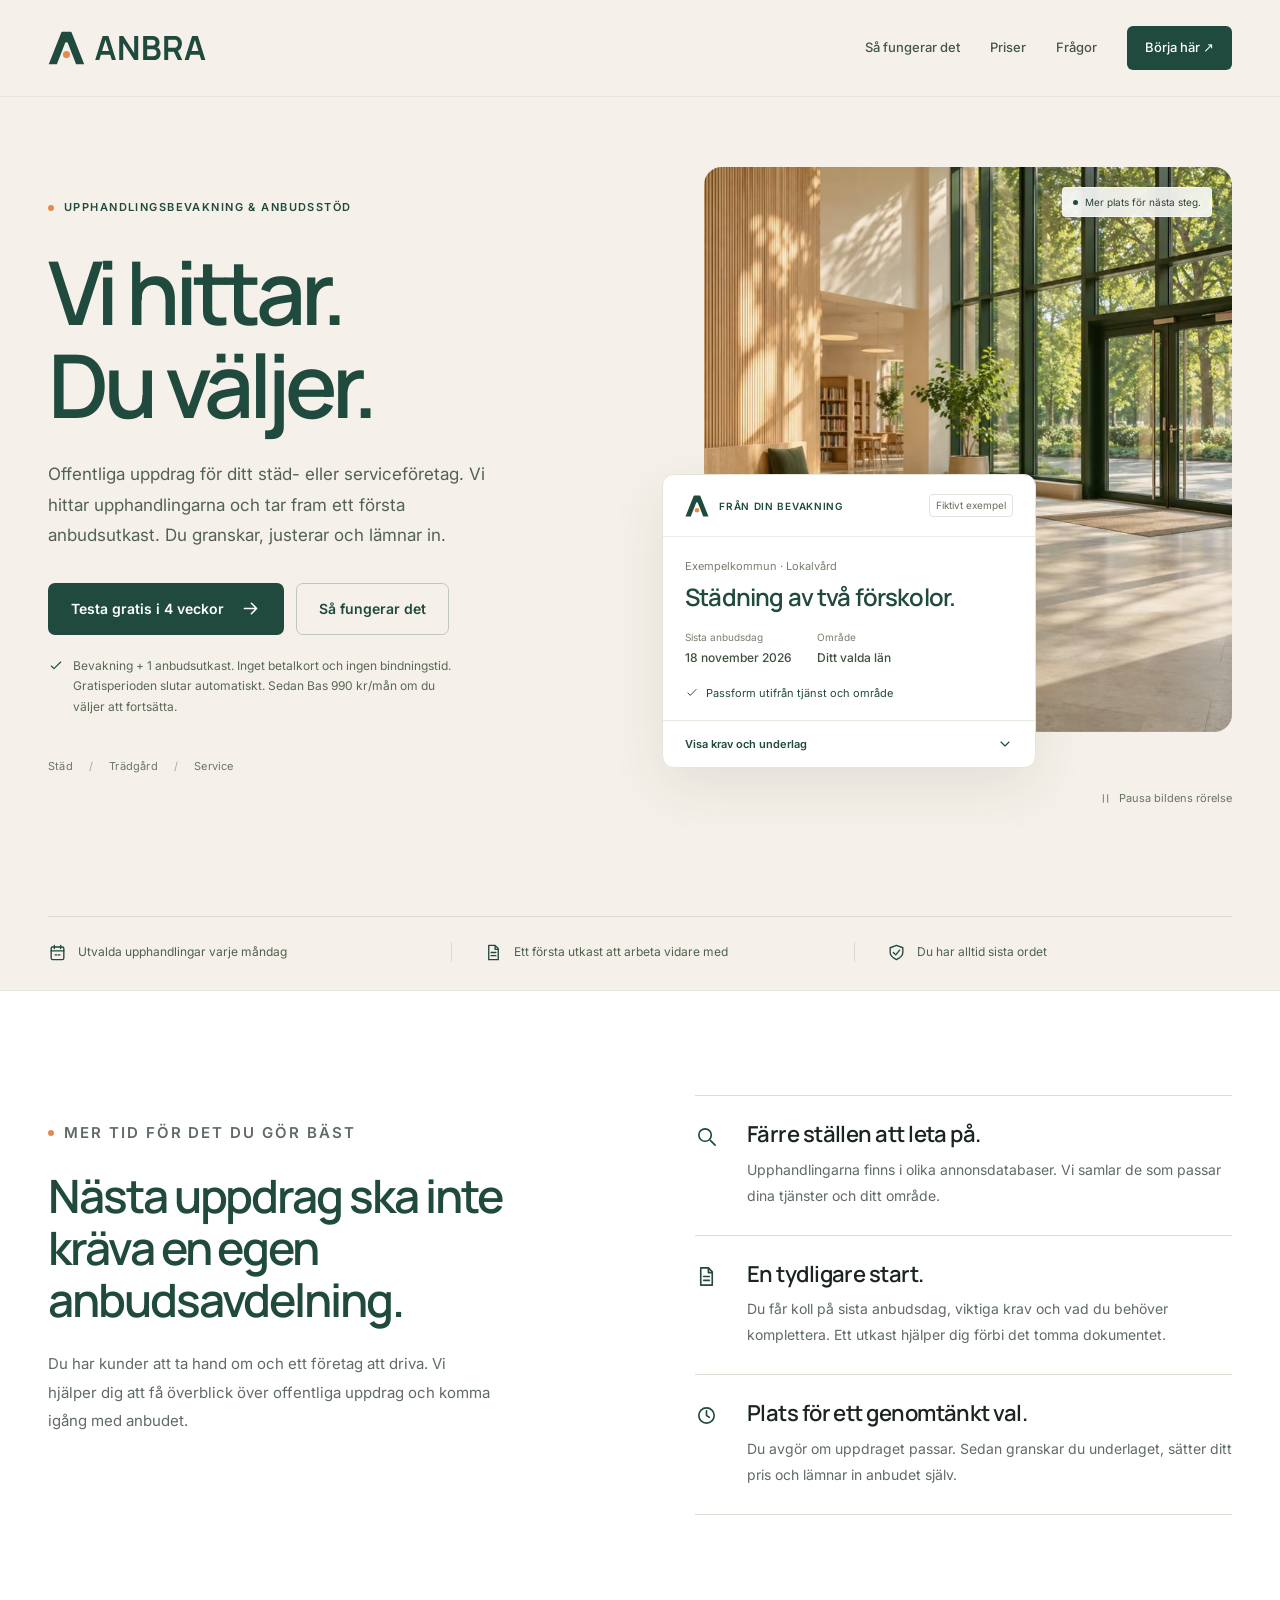
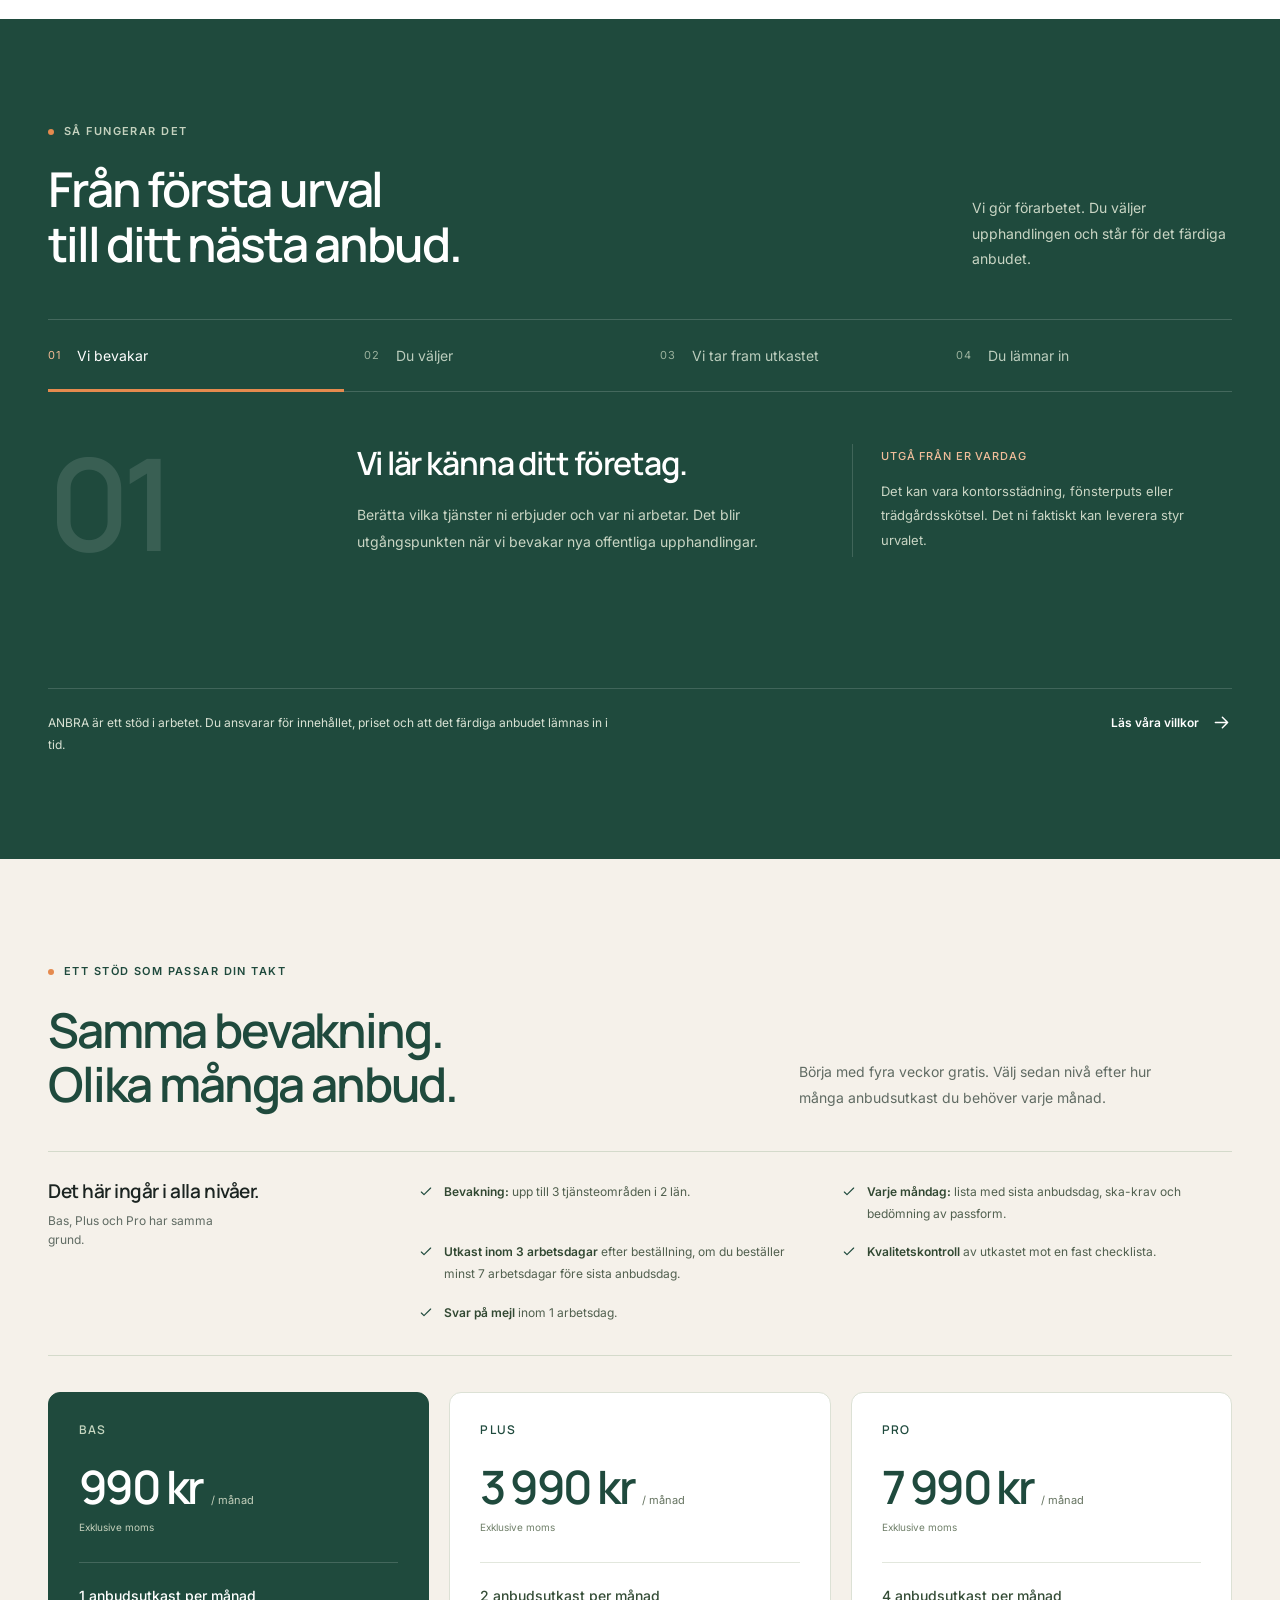
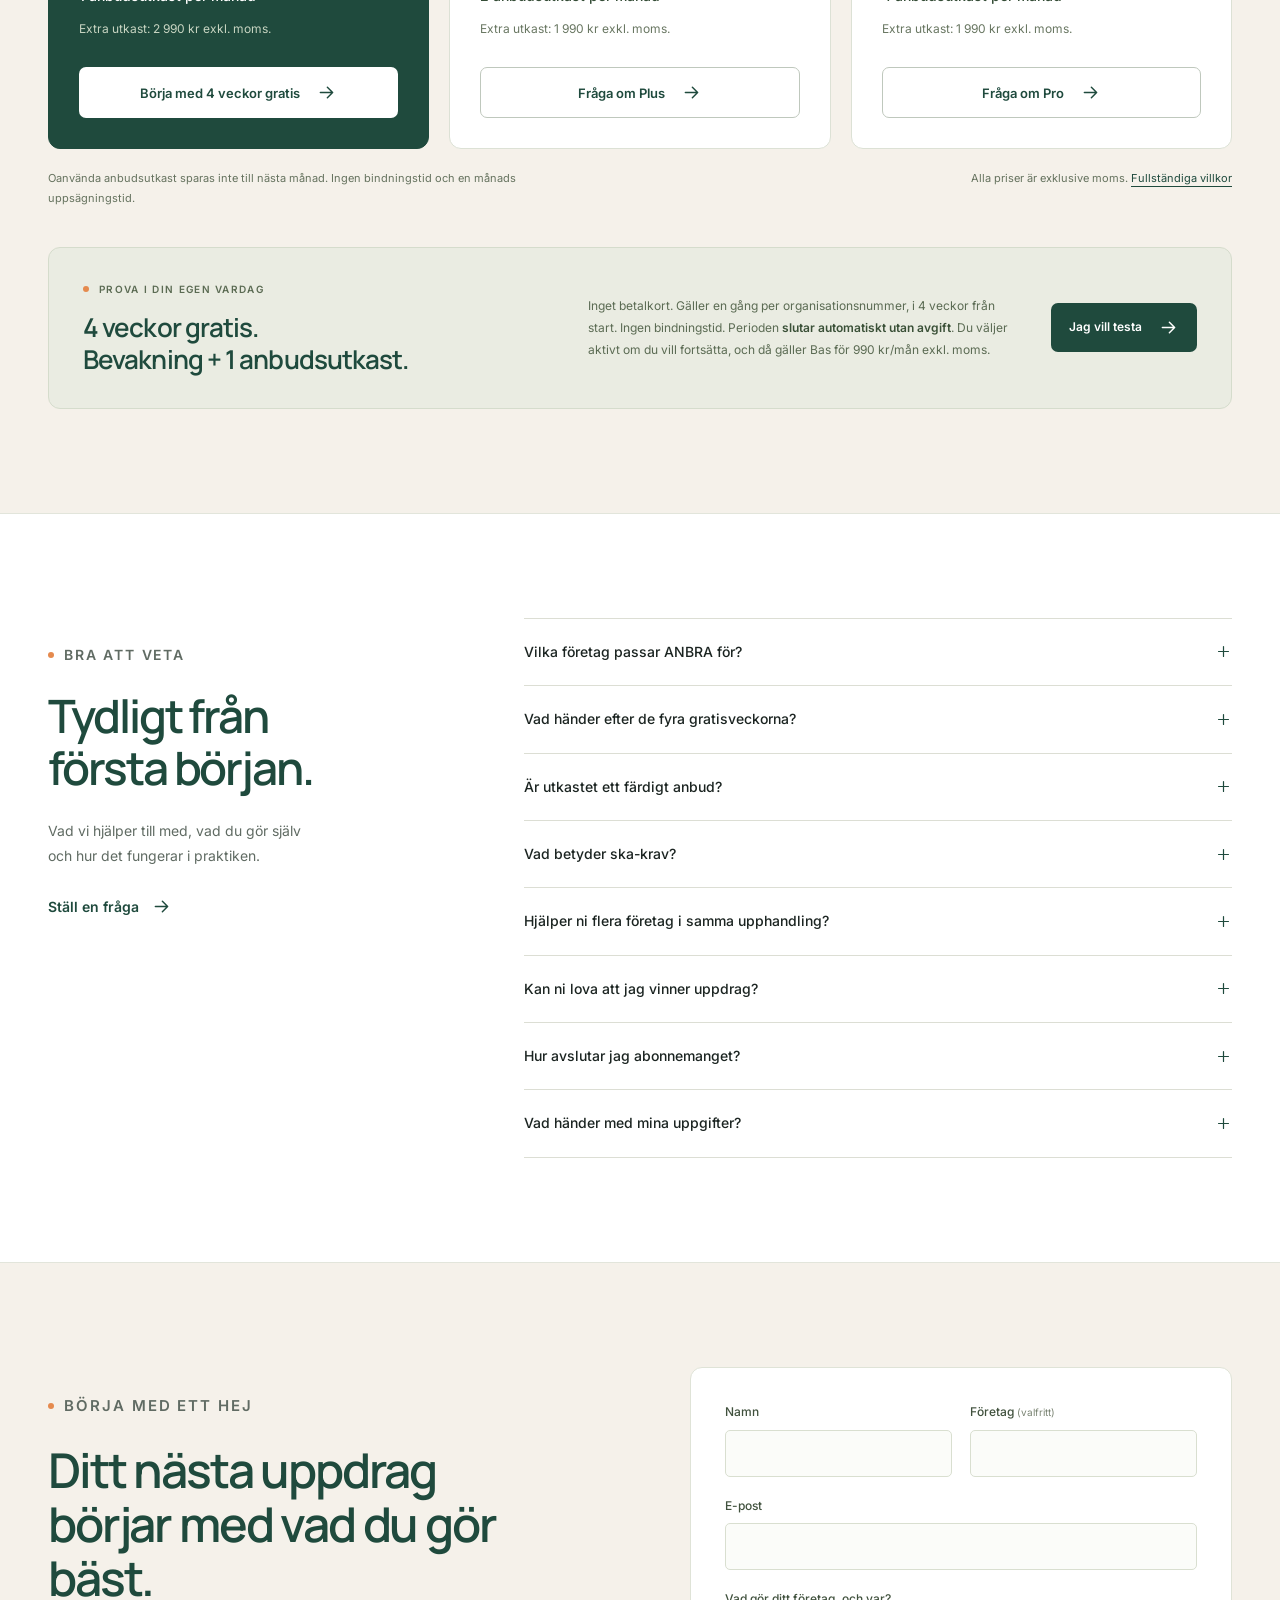
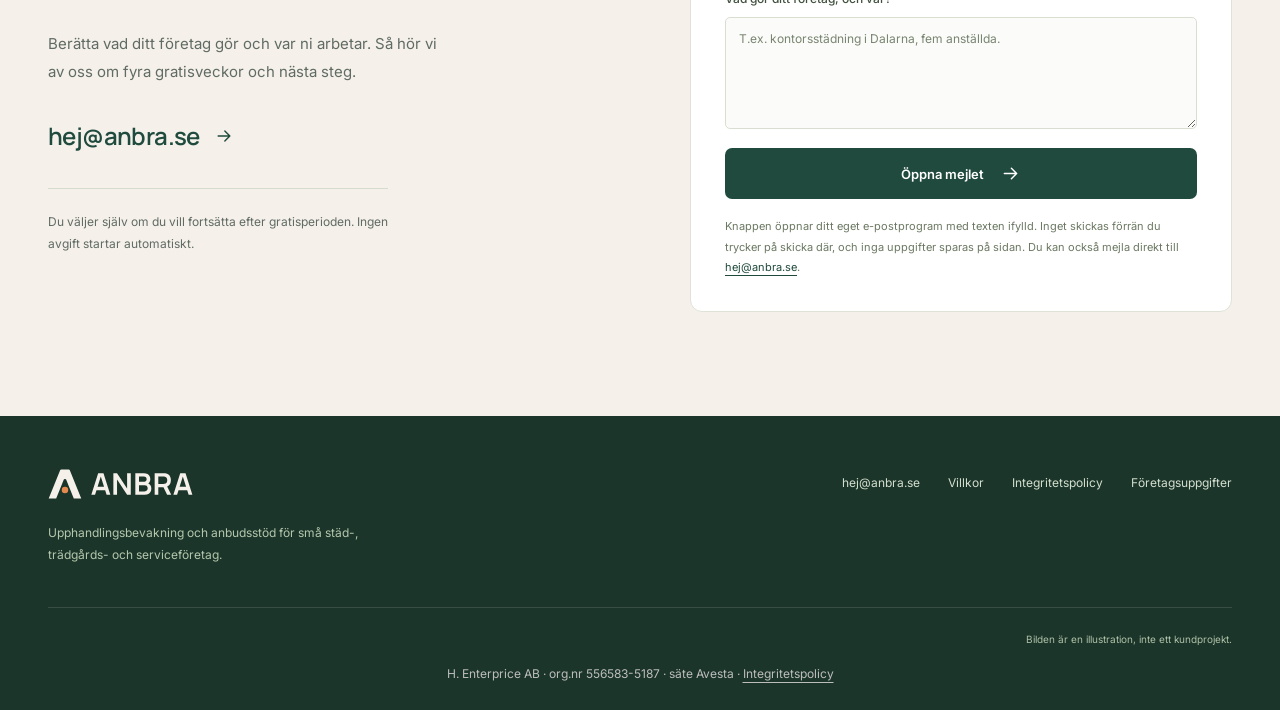
<file: index.html>
<!doctype html>
<html lang="sv" data-motion="on">
<head>
<meta charset="utf-8">
<meta name="viewport" content="width=device-width, initial-scale=1">
<title>ANBRA – Vi hittar. Du väljer.</title>
<meta name="description" content="Upphandlingsbevakning och anbudsutkast för små städ-, trädgårds- och serviceföretag. 4 veckor gratis med bevakning och 1 anbudsutkast, sedan Bas 990 kr/mån.">
<link rel="canonical" href="https://anbra.se/">
<meta name="theme-color" content="#F5F1EA">
<meta property="og:type" content="website">
<meta property="og:locale" content="sv_SE">
<meta property="og:site_name" content="ANBRA">
<meta property="og:title" content="ANBRA – Vi hittar. Du väljer.">
<meta property="og:description" content="Upphandlingsbevakning och anbudsutkast för små städ-, trädgårds- och serviceföretag. Du granskar och lämnar in.">
<meta property="og:url" content="https://anbra.se/">
<meta property="og:image" content="https://anbra.se/assets/img/og-bild.png">
<meta property="og:image:width" content="1200">
<meta property="og:image:height" content="630">
<meta property="og:image:alt" content="ANBRA logotyp med texten Vi hittar. Du väljer.">
<meta name="twitter:card" content="summary_large_image">
<meta name="twitter:title" content="ANBRA – Vi hittar. Du väljer.">
<meta name="twitter:description" content="Upphandlingsbevakning och anbudsutkast för små städ-, trädgårds- och serviceföretag. Du granskar och lämnar in.">
<meta name="twitter:image" content="https://anbra.se/assets/img/og-bild.png">
<link rel="icon" href="/favicon.ico" sizes="any">
<link rel="icon" href="/favicon.svg" type="image/svg+xml">
<link rel="apple-touch-icon" href="/apple-touch-icon.png">
<link rel="preload" href="assets/fonts/Manrope-var.woff2" as="font" type="font/woff2" crossorigin>
<link rel="preload" href="assets/fonts/Inter-var.woff2" as="font" type="font/woff2" crossorigin>
<link rel="stylesheet" href="assets/css/startsida.css">
<script type="application/ld+json">
{"@context":"https://schema.org","@type":"Organization","name":"ANBRA","url":"https://anbra.se/","email":"hej@anbra.se","logo":"https://anbra.se/assets/img/ikon-512.png","parentOrganization":{"@type":"Organization","name":"Heroutech Enterprice AB","legalName":"Heroutech Enterprice AB","taxID":"556583-5187","address":{"@type":"PostalAddress","streetAddress":"Långsvedsvägen 8","postalCode":"774 62","addressLocality":"Avesta","addressCountry":"SE"}}}
</script>
</head>
<body>
  <svg aria-hidden="true" style="position:absolute;width:0;height:0;overflow:hidden" xmlns="http://www.w3.org/2000/svg"><defs>
    <symbol id="arrow" viewBox="0 0 24 24"><path d="M5 12h14m-6-6 6 6-6 6"/></symbol>
    <symbol id="check" viewBox="0 0 24 24"><path d="m5 12 4 4L19 6"/></symbol>
    <symbol id="search" viewBox="0 0 24 24"><circle cx="10.5" cy="10.5" r="6.5"/><path d="m16 16 5 5"/></symbol>
    <symbol id="document" viewBox="0 0 24 24"><path d="M6 3h8l4 4v14H6V3Zm8 0v5h4M9 12h6m-6 4h6"/></symbol>
    <symbol id="clock" viewBox="0 0 24 24"><circle cx="12" cy="12" r="8"/><path d="M12 7v5l3 2"/></symbol>
    <symbol id="calendar" viewBox="0 0 24 24"><rect x="4" y="5" width="16" height="16" rx="2"/><path d="M8 3v4m8-4v4M4 10h16m-11 5h2m2 0h2"/></symbol>
    <symbol id="shield" viewBox="0 0 24 24"><path d="m12 3-8 3v6c0 5 8 9 8 9s8-4 8-9V6l-8-3Z"/><path d="m8 12 3 3 5-6"/></symbol>
    <symbol id="chevron" viewBox="0 0 24 24"><path d="m6 9 6 6 6-6"/></symbol>
    <symbol id="plus" viewBox="0 0 24 24"><path d="M12 5v14M5 12h14"/></symbol>
    <symbol id="pause" viewBox="0 0 24 24"><path d="M8 5v14M16 5v14"/></symbol>
    <symbol id="play" viewBox="0 0 24 24"><path d="m8 5 11 7-11 7V5Z"/></symbol>
    <symbol id="menu" viewBox="0 0 24 24"><path d="M4 7h16M4 12h16M4 17h16"/></symbol>
    <symbol id="mail" viewBox="0 0 24 24"><rect x="3" y="5" width="18" height="14" rx="2"/><path d="m4 7 8 6 8-6"/></symbol>
  </defs></svg>
  <a class="skip" href="#innehall">Hoppa till innehållet</a>
  <header class="site-header"><div class="wrap nav-shell">
    <a class="brand" href="#" aria-label="ANBRA – till början"><img src="assets/img/ANBRA-logotyp-primar.svg" alt="ANBRA" width="158" height="40"></a>
    <button type="button" class="menu-toggle" aria-label="Öppna menyn" aria-expanded="false" aria-controls="nav-links"><svg class="icon" aria-hidden="true"><use href="#menu"/></svg></button>
    <nav class="nav-links" id="nav-links" aria-label="Huvudmeny"><a href="#sa-fungerar-det">Så fungerar det</a><a href="#pris">Priser</a><a href="#fragor">Frågor</a><a class="nav-cta" href="#kontakt">Börja här <span aria-hidden="true">↗</span></a></nav>
  </div></header>
  <main id="innehall">
    <section class="hero" aria-labelledby="hero-title"><div class="wrap">
      <div class="hero-grid">
        <div class="hero-copy"><p class="eyebrow">Upphandlingsbevakning &amp; anbudsstöd</p><h1 id="hero-title">Vi hittar.<span>Du väljer.</span></h1><p class="hero-intro">Offentliga uppdrag för ditt städ- eller serviceföretag. Vi hittar upphandlingarna och tar fram ett första anbudsutkast. Du granskar, justerar och lämnar in.</p><div class="hero-actions"><a class="button button-primary" href="#kontakt">Testa gratis i 4 veckor <svg class="icon" aria-hidden="true"><use href="#arrow"/></svg></a><a class="button button-outline" href="#sa-fungerar-det">Så fungerar det</a></div><p class="hero-proof"><svg class="icon" aria-hidden="true"><use href="#check"/></svg>Bevakning + 1 anbudsutkast. Inget betalkort och ingen bindningstid. Gratisperioden slutar automatiskt. Sedan Bas 990 kr/mån om du väljer att fortsätta.</p><div class="hero-sectors" aria-label="För företag inom"><span>Städ</span><span>Trädgård</span><span>Service</span></div></div>
        <div>
          <div class="hero-visual">
            <div class="photo-panel"><picture><source type="image/avif" srcset="assets/img/arkitektur-ljus-720.avif 720w, assets/img/arkitektur-ljus-1120.avif 1120w" sizes="(max-width: 880px) 580px, 560px"><source type="image/webp" srcset="assets/img/arkitektur-ljus-720.webp 720w, assets/img/arkitektur-ljus-1120.webp 1120w" sizes="(max-width: 880px) 580px, 560px"><img class="hero-photo" src="assets/img/arkitektur-ljus-1120.jpg" srcset="assets/img/arkitektur-ljus-720.jpg 720w, assets/img/arkitektur-ljus-1120.jpg 1120w" sizes="(max-width: 880px) 580px, 560px" alt="" width="1120" height="1400" fetchpriority="high"></picture><p class="photo-caption"><span aria-hidden="true"></span>Mer plats för nästa steg.</p></div>
            <article class="opportunity-card" aria-label="Fiktivt exempel på en upphandling"><div class="opportunity-head"><div class="opportunity-kicker"><img src="assets/img/ANBRA-symbol-primar.svg" alt="" width="24" height="27">Från din bevakning</div><span class="example-label">Fiktivt exempel</span></div><div class="opportunity-main"><p class="opportunity-company">Exempelkommun · Lokalvård</p><h2>Städning av två förskolor.</h2><dl class="opportunity-facts"><div><dt>Sista anbudsdag</dt><dd>18 november 2026</dd></div><div><dt>Område</dt><dd>Ditt valda län</dd></div></dl><p class="opportunity-fit"><svg class="icon" aria-hidden="true"><use href="#check"/></svg>Passform utifrån tjänst och område</p></div><details class="opportunity-details"><summary>Visa krav och underlag <svg class="icon" aria-hidden="true"><use href="#chevron"/></svg></summary><div class="opportunity-evidence"><p><strong>Ska-krav i exemplet:</strong> F-skatt, ansvarsförsäkring och erfarenhet av liknande uppdrag.</p><p><strong>Att kontrollera:</strong> Har ni rätt referenser, kapacitet och de intyg som köparen kräver?</p><p class="fiction-note">Upphandlingen, köparen och datumet är påhittade för att visa formatet. Verkliga bevakningslistor utgår från respektive upphandlingsunderlag.</p></div></details></article>
          </div>
          <div class="motion-row"><button type="button" class="motion-toggle" aria-pressed="false"><svg class="icon" aria-hidden="true"><use href="#pause"/></svg><span>Pausa bildens rörelse</span></button></div>
        </div>
      </div>
      <div class="hero-bottom"><p><svg class="icon" aria-hidden="true"><use href="#calendar"/></svg>Utvalda upphandlingar varje måndag</p><p><svg class="icon" aria-hidden="true"><use href="#document"/></svg>Ett första utkast att arbeta vidare med</p><p><svg class="icon" aria-hidden="true"><use href="#shield"/></svg>Du har alltid sista ordet</p></div>
    </div></section>

    <section class="section why-section" aria-labelledby="why-title"><div class="wrap why-grid">
      <div class="section-title"><p class="eyebrow">Mer tid för det du gör bäst</p><h2 id="why-title">Nästa uppdrag ska inte kräva en egen anbudsavdelning.</h2><p>Du har kunder att ta hand om och ett företag att driva. Vi hjälper dig att få överblick över offentliga uppdrag och komma igång med anbudet.</p></div>
      <div class="benefits"><article class="benefit"><svg class="icon" aria-hidden="true"><use href="#search"/></svg><div><h3>Färre ställen att leta på.</h3><p>Upphandlingarna finns i olika annonsdatabaser. Vi samlar de som passar dina tjänster och ditt område.</p></div></article><article class="benefit"><svg class="icon" aria-hidden="true"><use href="#document"/></svg><div><h3>En tydligare start.</h3><p>Du får koll på sista anbudsdag, viktiga krav och vad du behöver komplettera. Ett utkast hjälper dig förbi det tomma dokumentet.</p></div></article><article class="benefit"><svg class="icon" aria-hidden="true"><use href="#clock"/></svg><div><h3>Plats för ett genomtänkt val.</h3><p>Du avgör om uppdraget passar. Sedan granskar du underlaget, sätter ditt pris och lämnar in anbudet själv.</p></div></article></div>
    </div></section>

    <section class="section process-section" id="sa-fungerar-det" aria-labelledby="process-title"><div class="wrap">
      <div class="process-heading"><div><p class="eyebrow">Så fungerar det</p><h2 id="process-title">Från första urval<br>till ditt nästa anbud.</h2></div><p>Vi gör förarbetet. Du väljer upphandlingen och står för det färdiga anbudet.</p></div>
      <div class="step-tabs" aria-label="Arbetets fyra steg"><a class="step-tab" id="step-tab-1" href="#step-1"><span>01</span>Vi bevakar</a><a class="step-tab" id="step-tab-2" href="#step-2"><span>02</span>Du väljer</a><a class="step-tab" id="step-tab-3" href="#step-3"><span>03</span>Vi tar fram utkastet</a><a class="step-tab" id="step-tab-4" href="#step-4"><span>04</span>Du lämnar in</a></div>
      <div class="step-panels">
        <div class="step-panel" id="step-1"><span class="step-number" aria-hidden="true">01</span><div class="step-content"><div><h3>Vi lär känna ditt företag.</h3><p>Berätta vilka tjänster ni erbjuder och var ni arbetar. Det blir utgångspunkten när vi bevakar nya offentliga upphandlingar.</p></div><div class="step-note"><strong>Utgå från er vardag</strong><p>Det kan vara kontorsstädning, fönsterputs eller trädgårdsskötsel. Det ni faktiskt kan leverera styr urvalet.</p></div></div></div>
        <div class="step-panel" id="step-2"><span class="step-number" aria-hidden="true">02</span><div class="step-content"><div><h3>Du väljer vad ni går vidare med.</h3><p>Läs den korta bevakningslistan och bedöm vilka uppdrag som passar. Du väljer själv om du vill beställa ett anbudsutkast.</p></div><div class="step-note"><strong>En kund per upphandling</strong><p>Vi tar fram utkast åt högst ett företag per upphandling. Den som först beställer utkastet har företräde.</p></div></div></div>
        <div class="step-panel" id="step-3"><span class="step-number" aria-hidden="true">03</span><div class="step-content"><div><h3>Ett första utkast. En tydlig väg vidare.</h3><p>Vi tar fram anbudsutkastet utifrån upphandlingen och visar vilka uppgifter och bilagor du behöver komplettera med.</p></div><div class="step-note"><strong>Underlag för din granskning</strong><p>Utkastet är en startpunkt och kan innehålla fel. Läs igenom innehållet och kontrollera det mot upphandlingens krav.</p></div></div></div>
        <div class="step-panel" id="step-4"><span class="step-number" aria-hidden="true">04</span><div class="step-content"><div><h3>Det färdiga anbudet är ditt.</h3><p>Du granskar, kompletterar och prissätter. När allt stämmer lämnar du själv in anbudet i ditt företags namn.</p></div><div class="step-note"><strong>Du har sista ordet</strong><p>Vi lämnar aldrig in anbud eller anger priser i ditt namn. Köparen bedömer anbudet, och vi kan inte garantera ett uppdrag.</p></div></div></div>
      </div>
      <div class="process-responsibility"><p>ANBRA är ett stöd i arbetet. Du ansvarar för innehållet, priset och att det färdiga anbudet lämnas in i tid.</p><a class="text-link" href="villkor.html">Läs våra villkor <svg class="icon" aria-hidden="true"><use href="#arrow"/></svg></a></div>
    </div></section>

    <section class="section price-section" id="pris" aria-labelledby="price-title"><div class="wrap">
      <div class="pricing-heading"><div><p class="eyebrow">Ett stöd som passar din takt</p><h2 id="price-title">Samma bevakning.<br>Olika många anbud.</h2></div><p>Börja med fyra veckor gratis. Välj sedan nivå efter hur många anbudsutkast du behöver varje månad.</p></div>
      <div class="included"><div class="included-heading"><h3>Det här ingår i alla nivåer.</h3><p>Bas, Plus och Pro har samma grund.</p></div><ul class="included-list"><li><svg class="icon" aria-hidden="true"><use href="#check"/></svg><span><strong>Bevakning:</strong> upp till 3 tjänsteområden i 2 län.</span></li><li><svg class="icon" aria-hidden="true"><use href="#check"/></svg><span><strong>Varje måndag:</strong> lista med sista anbudsdag, ska-krav och bedömning av passform.</span></li><li><svg class="icon" aria-hidden="true"><use href="#check"/></svg><span><strong>Utkast inom 3 arbetsdagar</strong> efter beställning, om du beställer minst 7 arbetsdagar före sista anbudsdag.</span></li><li><svg class="icon" aria-hidden="true"><use href="#check"/></svg><span><strong>Kvalitetskontroll</strong> av utkastet mot en fast checklista.</span></li><li><svg class="icon" aria-hidden="true"><use href="#check"/></svg><span><strong>Svar på mejl</strong> inom 1 arbetsdag.</span></li></ul></div>
      <div class="price-cards">
        <article class="price-card bas"><h3 class="plan-name">Bas</h3><div class="plan-price"><strong>990 kr</strong><span>/ månad</span></div><p class="plan-tax">Exklusive moms</p><p class="plan-content">1 anbudsutkast per månad</p><p class="plan-extra">Extra utkast: 2 990 kr exkl. moms.</p><a class="button button-white" href="#kontakt">Börja med 4 veckor gratis <svg class="icon" aria-hidden="true"><use href="#arrow"/></svg></a></article>
        <article class="price-card"><h3 class="plan-name">Plus</h3><div class="plan-price"><strong>3 990 kr</strong><span>/ månad</span></div><p class="plan-tax">Exklusive moms</p><p class="plan-content">2 anbudsutkast per månad</p><p class="plan-extra">Extra utkast: 1 990 kr exkl. moms.</p><a class="button button-outline" href="mailto:hej@anbra.se?subject=Jag%20vill%20veta%20mer%20om%20Plus">Fråga om Plus <svg class="icon" aria-hidden="true"><use href="#arrow"/></svg></a></article>
        <article class="price-card"><h3 class="plan-name">Pro</h3><div class="plan-price"><strong>7 990 kr</strong><span>/ månad</span></div><p class="plan-tax">Exklusive moms</p><p class="plan-content">4 anbudsutkast per månad</p><p class="plan-extra">Extra utkast: 1 990 kr exkl. moms.</p><a class="button button-outline" href="mailto:hej@anbra.se?subject=Jag%20vill%20veta%20mer%20om%20Pro">Fråga om Pro <svg class="icon" aria-hidden="true"><use href="#arrow"/></svg></a></article>
      </div>
      <div class="subscription-note"><p>Oanvända anbudsutkast sparas inte till nästa månad. Ingen bindningstid och en månads uppsägningstid.</p><p>Alla priser är exklusive moms. <a href="villkor.html">Fullständiga villkor</a></p></div>
      <div class="trial-panel"><div><p class="eyebrow">Prova i din egen vardag</p><h3>4 veckor gratis.<br>Bevakning + 1 anbudsutkast.</h3></div><p>Inget betalkort. Gäller en gång per organisationsnummer, i 4 veckor från start. Ingen bindningstid. Perioden <strong>slutar automatiskt utan avgift</strong>. Du väljer aktivt om du vill fortsätta, och då gäller Bas för 990 kr/mån exkl. moms.</p><a class="button button-primary" href="#kontakt">Jag vill testa <svg class="icon" aria-hidden="true"><use href="#arrow"/></svg></a></div>
    </div></section>

    <section class="section faq-section" id="fragor" aria-labelledby="faq-title"><div class="wrap faq-grid">
      <div class="faq-intro"><p class="eyebrow">Bra att veta</p><h2 id="faq-title">Tydligt från<br>första början.</h2><p>Vad vi hjälper till med, vad du gör själv och hur det fungerar i praktiken.</p><a class="text-link" href="mailto:hej@anbra.se">Ställ en fråga <svg class="icon" aria-hidden="true"><use href="#arrow"/></svg></a></div>
      <div class="faq-list">
        <details><summary>Vilka företag passar ANBRA för?<svg class="icon" aria-hidden="true"><use href="#plus"/></svg></summary><div class="faq-answer">Små företag inom städ, trädgård och liknande servicetjänster. Vi tar inte fram underlag för bygg-, anläggnings- eller installationsuppdrag.</div></details>
        <details><summary>Vad händer efter de fyra gratisveckorna?<svg class="icon" aria-hidden="true"><use href="#plus"/></svg></summary><div class="faq-answer">Gratisperioden slutar automatiskt utan avgift. Du behöver aktivt välja att fortsätta med Bas för 990 kr/mån exkl. moms, eller med Plus eller Pro. Det krävs inget betalkort för att prova, och gratisperioden gäller en gång per organisationsnummer. Läs mer i <a href="villkor.html">villkoren</a>.</div></details>
        <details><summary>Är utkastet ett färdigt anbud?<svg class="icon" aria-hidden="true"><use href="#plus"/></svg></summary><div class="faq-answer">Nej. Ett utkast kan innehålla fel och behöver din granskning. Du kontrollerar uppgifterna mot upphandlingsunderlaget, kompletterar med det som saknas, sätter priser och lämnar själv in anbudet i ditt företags namn.</div></details>
        <details><summary>Vad betyder ska-krav?<svg class="icon" aria-hidden="true"><use href="#plus"/></svg></summary><div class="faq-answer">Det är krav som måste uppfyllas för att anbudet ska gå vidare, till exempel F-skatt, en försäkring eller tidigare liknande uppdrag. Vi visar kraven och vilka uppgifter eller handlingar du behöver kontrollera.</div></details>
        <details><summary>Hjälper ni flera företag i samma upphandling?<svg class="icon" aria-hidden="true"><use href="#plus"/></svg></summary><div class="faq-answer">Nej. Vi tar fram anbudsutkast åt högst ett företag per upphandling. Den som först beställer utkastet har företräde. Vi arbetar inte åt de offentliga köparna.</div></details>
        <details><summary>Kan ni lova att jag vinner uppdrag?<svg class="icon" aria-hidden="true"><use href="#plus"/></svg></summary><div class="faq-answer">Nej. Vi hjälper dig att hitta relevanta upphandlingar och komma igång med anbudet. Köparen utvärderar anbuden, och ANBRA lämnar ingen garanti om tilldelning.</div></details>
        <details><summary>Hur avslutar jag abonnemanget?<svg class="icon" aria-hidden="true"><use href="#plus"/></svg></summary><div class="faq-answer">Du säger upp via mejl till <a href="mailto:hej@anbra.se">hej@anbra.se</a>. Abonnemanget har ingen bindningstid och en månads uppsägningstid. Se <a href="villkor.html">fullständiga villkor</a>.</div></details>
        <details><summary>Vad händer med mina uppgifter?<svg class="icon" aria-hidden="true"><use href="#plus"/></svg></summary><div class="faq-answer">Uppgifterna du lämnar används för att leverera tjänsten till dig. Kontaktformuläret nedan öppnar bara ditt eget e-postprogram. Det skickar eller sparar inga uppgifter på sidan. Läs vår <a href="integritetspolicy.html">integritetspolicy</a>.</div></details>
      </div>
    </div></section>

    <section class="section contact-section" id="kontakt" aria-labelledby="contact-title"><div class="wrap contact-grid">
      <div class="contact-copy"><p class="eyebrow">Börja med ett hej</p><h2 id="contact-title">Ditt nästa uppdrag börjar med vad du gör bäst.</h2><p>Berätta vad ditt företag gör och var ni arbetar. Så hör vi av oss om fyra gratisveckor och nästa steg.</p><a class="contact-email" href="mailto:hej@anbra.se">hej@anbra.se <svg class="icon" aria-hidden="true"><use href="#arrow"/></svg></a><p class="contact-note">Du väljer själv om du vill fortsätta efter gratisperioden. Ingen avgift startar automatiskt.</p></div>
      <form class="contact-form" id="kontaktform" method="post" enctype="text/plain" aria-label="Förbered ett mejl till ANBRA" aria-describedby="form-note"><div class="form-row"><div class="field"><label for="namn">Namn</label><input id="namn" name="Namn" autocomplete="name" maxlength="100" required></div><div class="field"><label for="foretag">Företag <span>(valfritt)</span></label><input id="foretag" name="Företag" autocomplete="organization" maxlength="160"></div></div><div class="field"><label for="epost">E-post</label><input id="epost" name="E-post" type="email" autocomplete="email" maxlength="254" required></div><div class="field"><label for="meddelande">Vad gör ditt företag, och var?</label><textarea id="meddelande" name="Meddelande" rows="4" maxlength="2000" placeholder="T.ex. kontorsstädning i Dalarna, fem anställda."></textarea></div><button class="button button-primary" type="submit">Öppna mejlet <svg class="icon" aria-hidden="true"><use href="#arrow"/></svg></button><p class="form-note" id="form-note">Knappen öppnar ditt eget e-postprogram med texten ifylld. Inget skickas förrän du trycker på skicka där, och inga uppgifter sparas på sidan. Du kan också mejla direkt till <a href="mailto:hej@anbra.se">hej@anbra.se</a>.</p></form>
    </div></section>
  </main>
  <footer class="site-footer"><div class="wrap"><div class="footer-main"><div class="footer-brand"><a href="#" aria-label="ANBRA – till början"><img src="assets/img/ANBRA-logotyp-negativ.svg" alt="ANBRA" width="145" height="37"></a><p>Upphandlingsbevakning och anbudsstöd för små städ-, trädgårds- och serviceföretag.</p></div><div class="footer-links"><a href="mailto:hej@anbra.se">hej@anbra.se</a><a href="villkor.html">Villkor</a><a href="integritetspolicy.html">Integritetspolicy</a><a href="foretagsuppgifter.html">Företagsuppgifter</a></div></div><div class="footer-bottom"><p class="concept-note">Bilden är en illustration, inte ett kundprojekt.</p></div><p class="firmarad">H. Enterprice AB · org.nr 556583-5187 · säte Avesta · <a href="integritetspolicy.html">Integritetspolicy</a></p></div></footer>
  <script src="assets/js/startsida.js" defer></script>
</body>
</html>
</file>
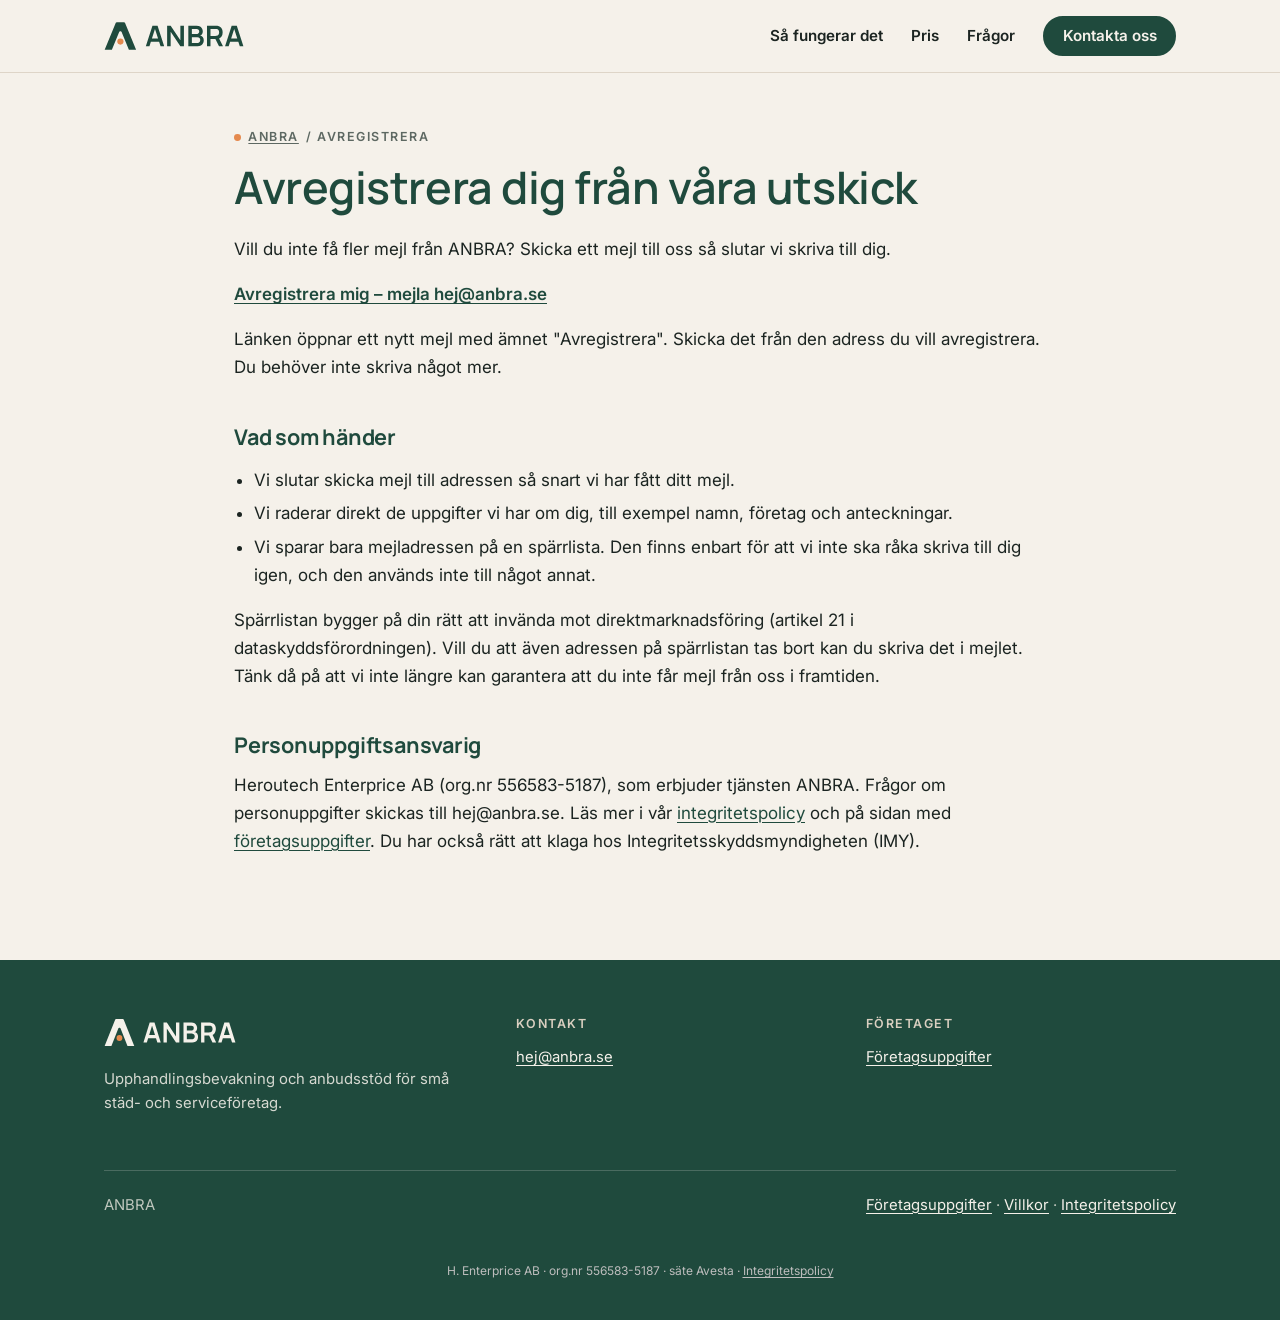
<file: avregistrera.html>
<!doctype html>
<html lang="sv">
<head>
<meta charset="utf-8">
<meta name="viewport" content="width=device-width, initial-scale=1">
<title>Avregistrera dig från våra utskick – ANBRA</title>
<meta name="theme-color" content="#1F4A3D">
<link rel="icon" href="/favicon.ico" sizes="any">
<link rel="icon" href="/favicon.svg" type="image/svg+xml">
<link rel="apple-touch-icon" href="/apple-touch-icon.png">
<link rel="stylesheet" href="assets/css/stil.css">
<link rel="stylesheet" href="assets/css/fot-firmarad.css">
</head>
<body>
<a class="skip" href="#innehall">Hoppa till innehållet</a>
<header class="topp">
  <div class="wrap">
    <a class="logo" href="index.html" aria-label="ANBRA – till början"><img src="assets/img/ANBRA-logotyp-primar.svg" alt="ANBRA" width="140" height="35"></a>
    <nav class="meny" aria-label="Huvudmeny">
      <a href="index.html#sa-fungerar-det">Så fungerar det</a>
      <a href="index.html#pris">Pris</a>
      <a href="index.html#fragor">Frågor</a>
      <a class="knapp knapp--fylld" href="index.html#kontakt">Kontakta oss</a>
    </nav>
  </div>
</header>
<main id="innehall" class="juridik">
  <div class="wrap">
    <p class="etikett"><a href="index.html">ANBRA</a> / Avregistrera</p>
    <h1>Avregistrera dig från våra utskick</h1>
    <article class="juridik-text">
<p>Vill du inte få fler mejl från ANBRA? Skicka ett mejl till oss så slutar vi skriva till dig.</p>
<p><strong><a href="mailto:hej@anbra.se?subject=Avregistrera">Avregistrera mig – mejla hej@anbra.se</a></strong></p>
<p>Länken öppnar ett nytt mejl med ämnet "Avregistrera". Skicka det från den adress du vill avregistrera. Du behöver inte skriva något mer.</p>
<h2>Vad som händer</h2>
<ul>
<li>Vi slutar skicka mejl till adressen så snart vi har fått ditt mejl.</li>
<li>Vi raderar direkt de uppgifter vi har om dig, till exempel namn, företag och anteckningar.</li>
<li>Vi sparar bara mejladressen på en spärrlista. Den finns enbart för att vi inte ska råka skriva till dig igen, och den används inte till något annat.</li>
</ul>
<p>Spärrlistan bygger på din rätt att invända mot direktmarknadsföring (artikel 21 i dataskyddsförordningen). Vill du att även adressen på spärrlistan tas bort kan du skriva det i mejlet. Tänk då på att vi inte längre kan garantera att du inte får mejl från oss i framtiden.</p>
<h2>Personuppgiftsansvarig</h2>
<p>Heroutech Enterprice AB (org.nr 556583-5187), som erbjuder tjänsten ANBRA. Frågor om personuppgifter skickas till hej@anbra.se. Läs mer i vår <a href="integritetspolicy.html">integritetspolicy</a> och på sidan med <a href="foretagsuppgifter.html">företagsuppgifter</a>. Du har också rätt att klaga hos Integritetsskyddsmyndigheten (IMY).</p>
    </article>
  </div>
</main>
<footer class="fot">
  <div class="wrap">
    <div>
      <img src="assets/img/ANBRA-logotyp-negativ.svg" alt="ANBRA" width="132" height="33">
      <p>Upphandlingsbevakning och anbudsstöd för små städ- och serviceföretag.</p>
    </div>
    <div>
      <h3>Kontakt</h3>
      <p><a href="mailto:hej@anbra.se">hej@anbra.se</a></p>
    </div>
    <div>
      <h3>Företaget</h3>
      <p><a href="foretagsuppgifter.html">Företagsuppgifter</a></p>
    </div>
    <div class="botten">
      <span>ANBRA</span>
      <span><a href="foretagsuppgifter.html">Företagsuppgifter</a> · <a href="villkor.html">Villkor</a> · <a href="integritetspolicy.html">Integritetspolicy</a></span>
    </div>
    <p class="firmarad">H. Enterprice AB · org.nr 556583-5187 · säte Avesta · <a href="integritetspolicy.html">Integritetspolicy</a></p>
  </div>
</footer>
</body>
</html>
</file>
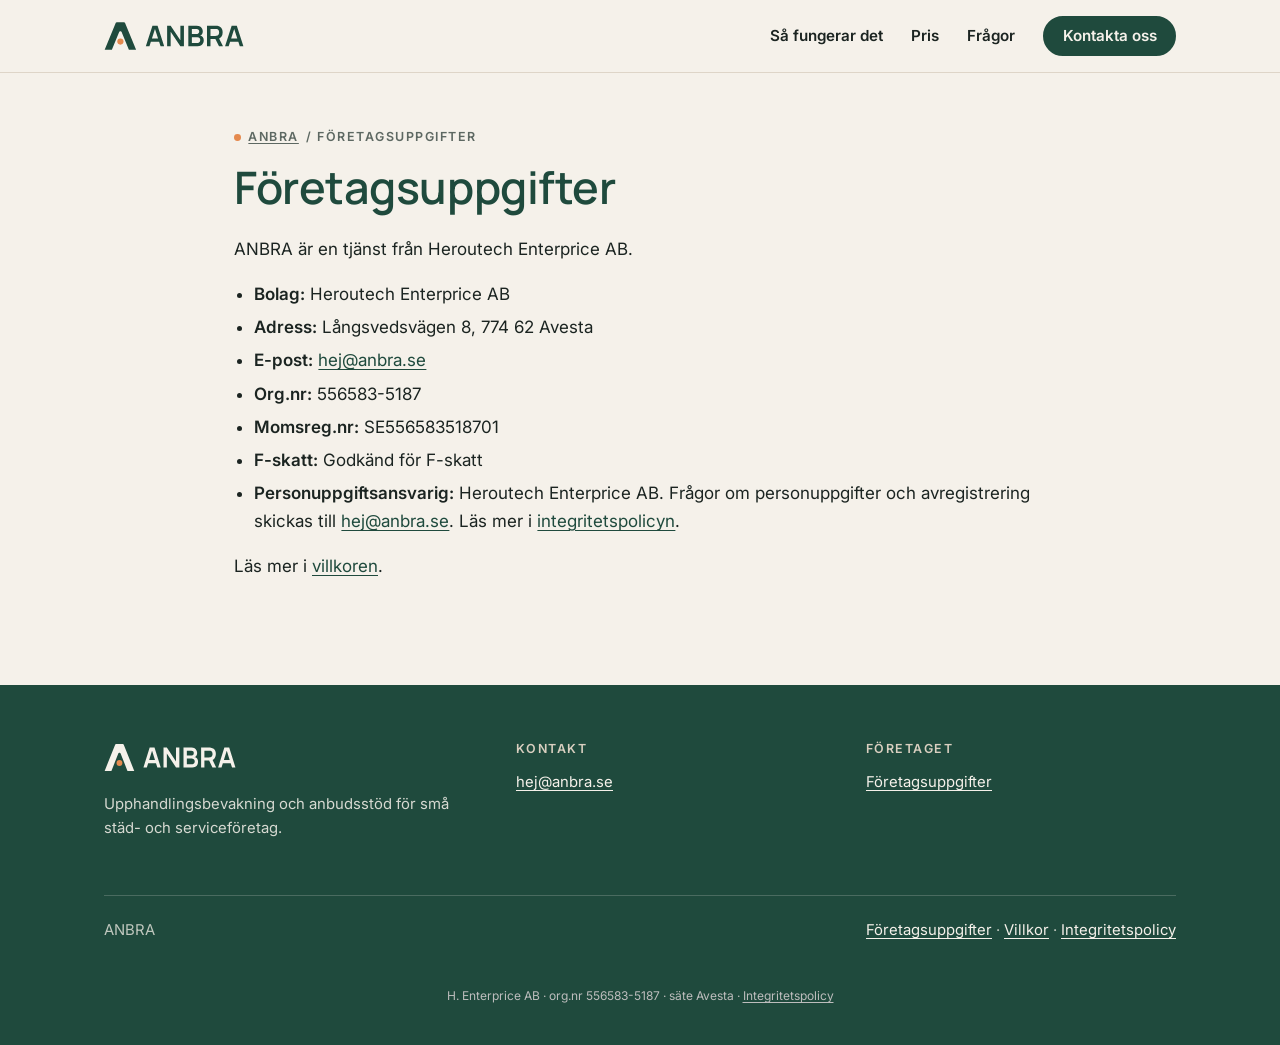
<file: foretagsuppgifter.html>
<!doctype html>
<html lang="sv">
<head>
<meta charset="utf-8">
<meta name="viewport" content="width=device-width, initial-scale=1">
<title>Företagsuppgifter – ANBRA</title>
<meta name="theme-color" content="#1F4A3D">
<link rel="icon" href="/favicon.ico" sizes="any">
<link rel="icon" href="/favicon.svg" type="image/svg+xml">
<link rel="apple-touch-icon" href="/apple-touch-icon.png">
<link rel="stylesheet" href="assets/css/stil.css">
<link rel="stylesheet" href="assets/css/fot-firmarad.css">
</head>
<body>
<a class="skip" href="#innehall">Hoppa till innehållet</a>
<header class="topp">
  <div class="wrap">
    <a class="logo" href="index.html" aria-label="ANBRA – till början"><img src="assets/img/ANBRA-logotyp-primar.svg" alt="ANBRA" width="140" height="35"></a>
    <nav class="meny" aria-label="Huvudmeny">
      <a href="index.html#sa-fungerar-det">Så fungerar det</a>
      <a href="index.html#pris">Pris</a>
      <a href="index.html#fragor">Frågor</a>
      <a class="knapp knapp--fylld" href="index.html#kontakt">Kontakta oss</a>
    </nav>
  </div>
</header>
<main id="innehall" class="juridik">
  <div class="wrap">
    <p class="etikett"><a href="index.html">ANBRA</a> / Företagsuppgifter</p>
    <h1>Företagsuppgifter</h1>
    <article class="juridik-text">
<p>ANBRA är en tjänst från Heroutech Enterprice AB.</p>
<ul>
<li><strong>Bolag:</strong> Heroutech Enterprice AB</li>
<li><strong>Adress:</strong> Långsvedsvägen 8, 774 62 Avesta</li>
<li><strong>E-post:</strong> <a href="mailto:hej@anbra.se">hej@anbra.se</a></li>
<li><strong>Org.nr:</strong> 556583-5187</li>
<li><strong>Momsreg.nr:</strong> SE556583518701</li>
<li><strong>F-skatt:</strong> Godkänd för F-skatt</li>
<li><strong>Personuppgiftsansvarig:</strong> Heroutech Enterprice AB. Frågor om personuppgifter och avregistrering skickas till <a href="mailto:hej@anbra.se">hej@anbra.se</a>. Läs mer i <a href="integritetspolicy.html">integritetspolicyn</a>.</li>
</ul>
<p>Läs mer i <a href="villkor.html">villkoren</a>.</p>
    </article>
  </div>
</main>
<footer class="fot">
  <div class="wrap">
    <div>
      <img src="assets/img/ANBRA-logotyp-negativ.svg" alt="ANBRA" width="132" height="33">
      <p>Upphandlingsbevakning och anbudsstöd för små städ- och serviceföretag.</p>
    </div>
    <div>
      <h3>Kontakt</h3>
      <p><a href="mailto:hej@anbra.se">hej@anbra.se</a></p>
    </div>
    <div>
      <h3>Företaget</h3>
      <p><a href="foretagsuppgifter.html">Företagsuppgifter</a></p>
    </div>
    <div class="botten">
      <span>ANBRA</span>
      <span><a href="foretagsuppgifter.html">Företagsuppgifter</a> · <a href="villkor.html">Villkor</a> · <a href="integritetspolicy.html">Integritetspolicy</a></span>
    </div>
    <p class="firmarad">H. Enterprice AB · org.nr 556583-5187 · säte Avesta · <a href="integritetspolicy.html">Integritetspolicy</a></p>
  </div>
</footer>
</body>
</html>
</file>
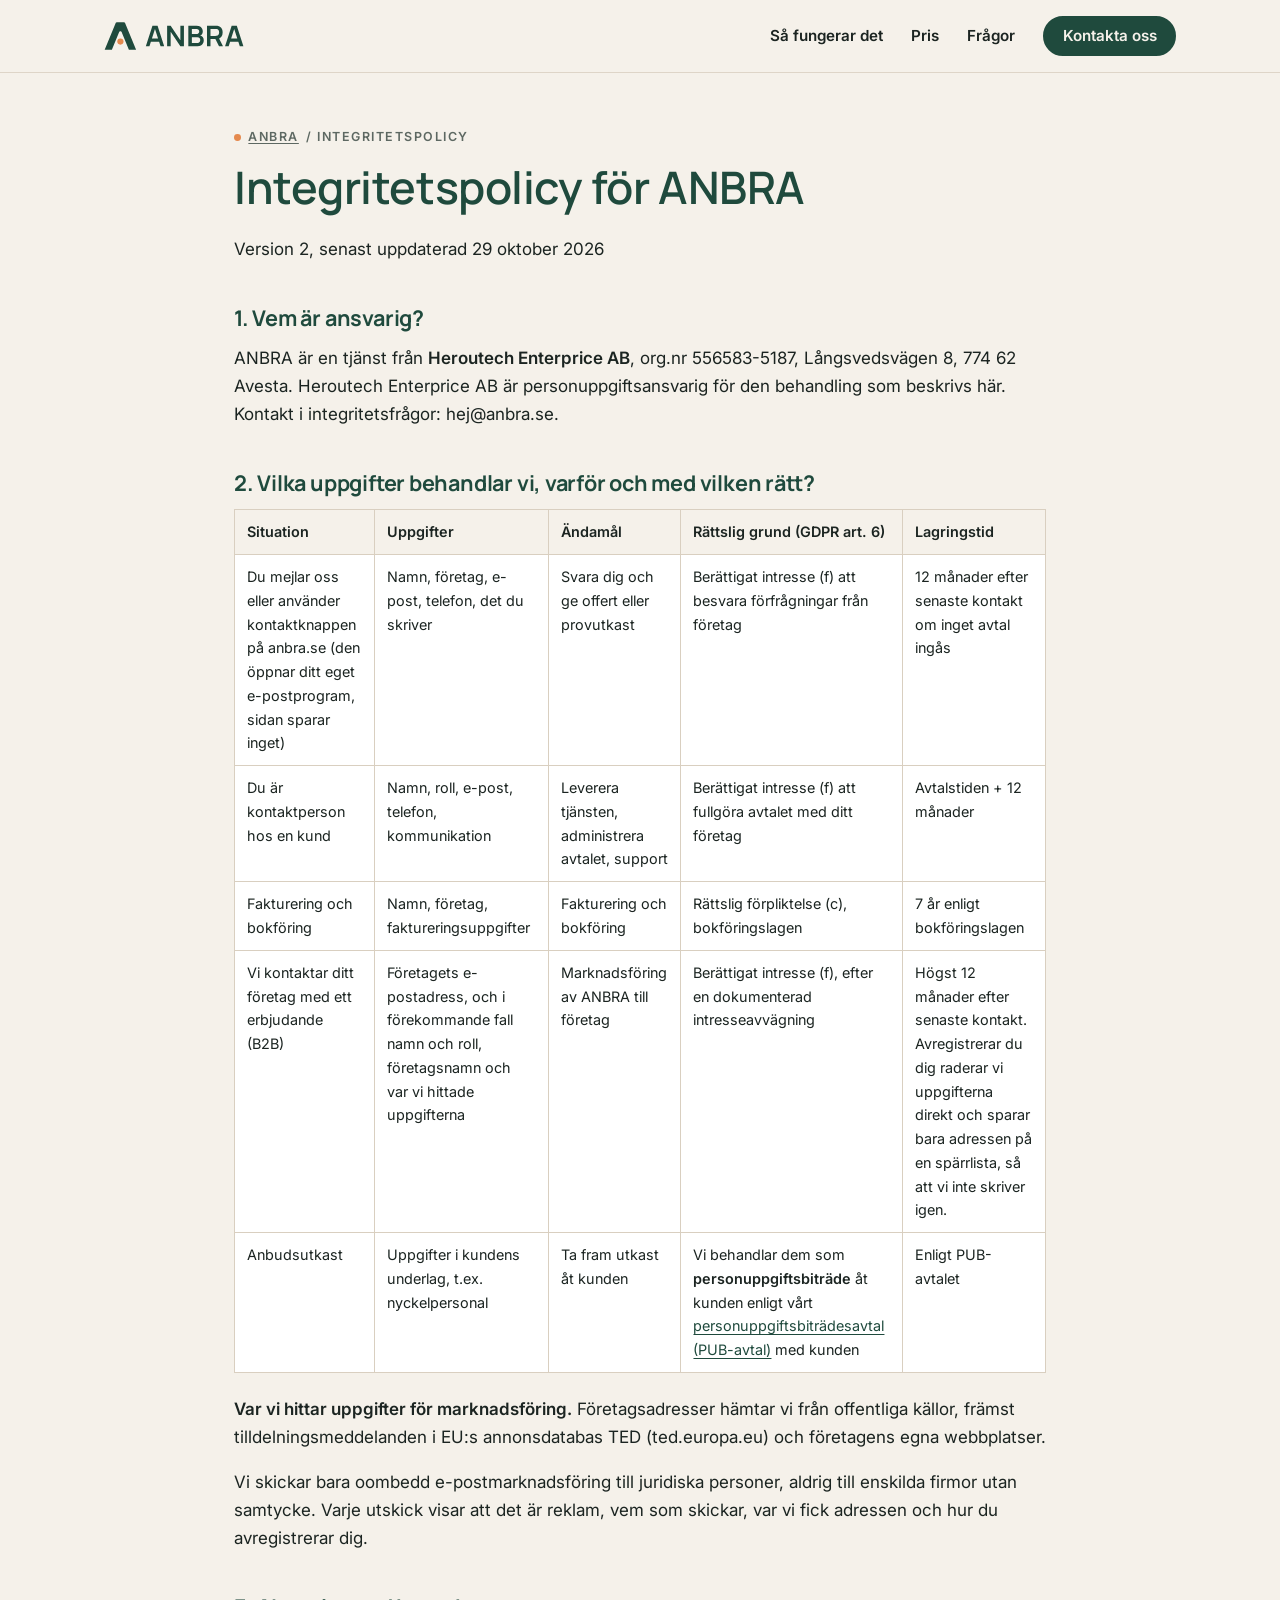
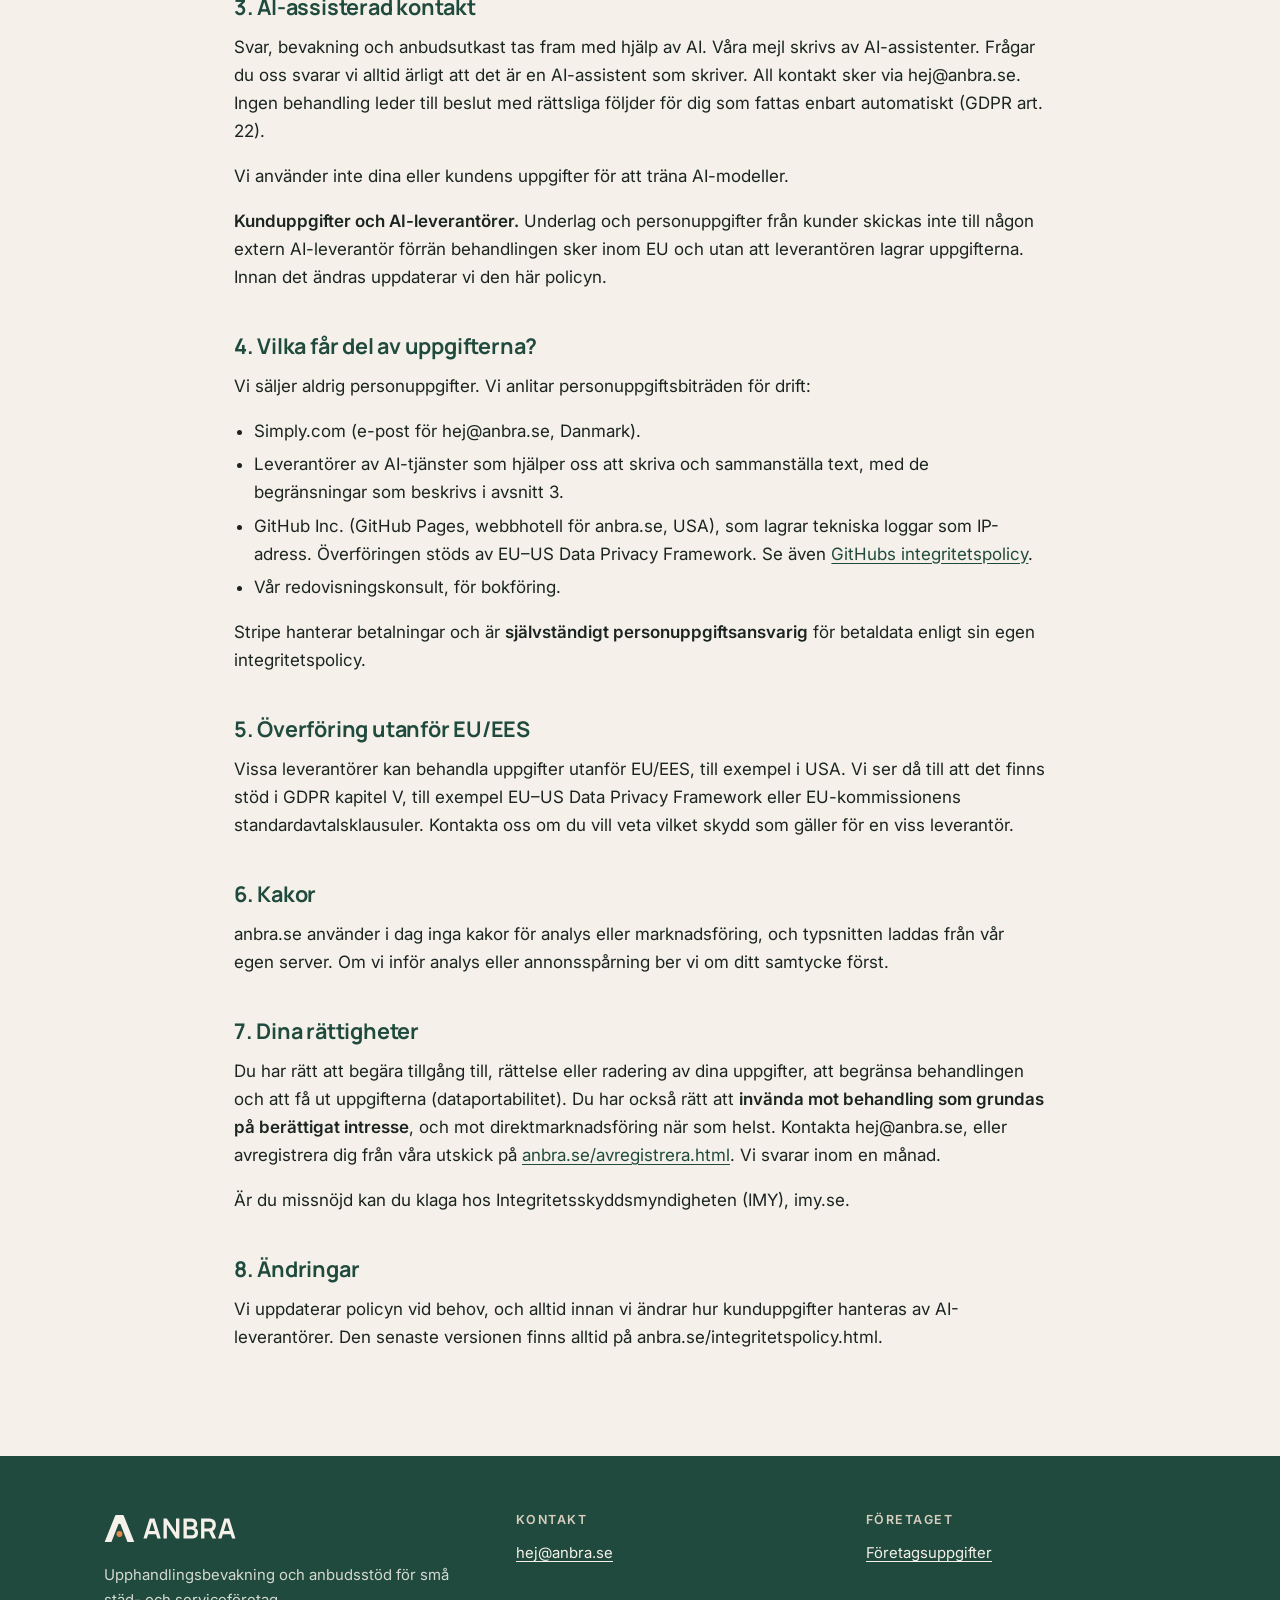
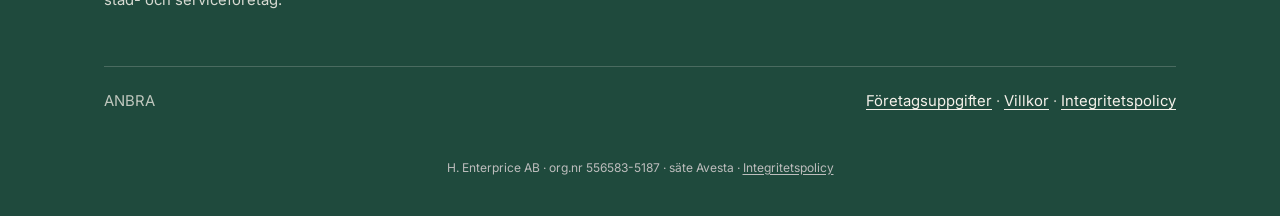
<file: integritetspolicy.html>
<!doctype html>
<html lang="sv">
<head>
<meta charset="utf-8">
<meta name="viewport" content="width=device-width, initial-scale=1">
<title>Integritetspolicy för ANBRA – ANBRA</title>
<meta name="theme-color" content="#1F4A3D">
<link rel="icon" href="/favicon.ico" sizes="any">
<link rel="icon" href="/favicon.svg" type="image/svg+xml">
<link rel="apple-touch-icon" href="/apple-touch-icon.png">
<link rel="stylesheet" href="assets/css/stil.css">
<link rel="stylesheet" href="assets/css/fot-firmarad.css">
</head>
<body>
<a class="skip" href="#innehall">Hoppa till innehållet</a>
<header class="topp">
  <div class="wrap">
    <a class="logo" href="index.html" aria-label="ANBRA – till början"><img src="assets/img/ANBRA-logotyp-primar.svg" alt="ANBRA" width="140" height="35"></a>
    <nav class="meny" aria-label="Huvudmeny">
      <a href="index.html#sa-fungerar-det">Så fungerar det</a>
      <a href="index.html#pris">Pris</a>
      <a href="index.html#fragor">Frågor</a>
      <a class="knapp knapp--fylld" href="index.html#kontakt">Kontakta oss</a>
    </nav>
  </div>
</header>
<main id="innehall" class="juridik">
  <div class="wrap">
    <p class="etikett"><a href="index.html">ANBRA</a> / Integritetspolicy</p>
    <h1>Integritetspolicy för ANBRA</h1>
    <p>Version 2, senast uppdaterad 29 oktober 2026</p>
    <article class="juridik-text">
<h2>1. Vem är ansvarig?</h2>
<p>ANBRA är en tjänst från <strong>Heroutech Enterprice AB</strong>, org.nr 556583-5187, Långsvedsvägen 8, 774 62 Avesta. Heroutech Enterprice AB är personuppgiftsansvarig för den behandling som beskrivs här. Kontakt i integritetsfrågor: hej@anbra.se.</p>
<h2>2. Vilka uppgifter behandlar vi, varför och med vilken rätt?</h2>
<table>
<thead>
<tr>
<th>Situation</th>
<th>Uppgifter</th>
<th>Ändamål</th>
<th>Rättslig grund (GDPR art. 6)</th>
<th>Lagringstid</th>
</tr>
</thead>
<tbody>
<tr>
<td>Du mejlar oss eller använder kontaktknappen på anbra.se (den öppnar ditt eget e-postprogram, sidan sparar inget)</td>
<td>Namn, företag, e-post, telefon, det du skriver</td>
<td>Svara dig och ge offert eller provutkast</td>
<td>Berättigat intresse (f) att besvara förfrågningar från företag</td>
<td>12 månader efter senaste kontakt om inget avtal ingås</td>
</tr>
<tr>
<td>Du är kontaktperson hos en kund</td>
<td>Namn, roll, e-post, telefon, kommunikation</td>
<td>Leverera tjänsten, administrera avtalet, support</td>
<td>Berättigat intresse (f) att fullgöra avtalet med ditt företag</td>
<td>Avtalstiden + 12 månader</td>
</tr>
<tr>
<td>Fakturering och bokföring</td>
<td>Namn, företag, faktureringsuppgifter</td>
<td>Fakturering och bokföring</td>
<td>Rättslig förpliktelse (c), bokföringslagen</td>
<td>7 år enligt bokföringslagen</td>
</tr>
<tr>
<td>Vi kontaktar ditt företag med ett erbjudande (B2B)</td>
<td>Företagets e-postadress, och i förekommande fall namn och roll, företagsnamn och var vi hittade uppgifterna</td>
<td>Marknadsföring av ANBRA till företag</td>
<td>Berättigat intresse (f), efter en dokumenterad intresseavvägning</td>
<td>Högst 12 månader efter senaste kontakt. Avregistrerar du dig raderar vi uppgifterna direkt och sparar bara adressen på en spärrlista, så att vi inte skriver igen.</td>
</tr>
<tr>
<td>Anbudsutkast</td>
<td>Uppgifter i kundens underlag, t.ex. nyckelpersonal</td>
<td>Ta fram utkast åt kunden</td>
<td>Vi behandlar dem som <strong>personuppgiftsbiträde</strong> åt kunden enligt vårt <a href="pub-avtal.html">personuppgiftsbiträdesavtal (PUB-avtal)</a> med kunden</td>
<td>Enligt PUB-avtalet</td>
</tr>
</tbody>
</table>
<p><strong>Var vi hittar uppgifter för marknadsföring.</strong> Företagsadresser hämtar vi från offentliga källor, främst tilldelningsmeddelanden i EU:s annonsdatabas TED (ted.europa.eu) och företagens egna webbplatser.</p>
<p>Vi skickar bara oombedd e-postmarknadsföring till juridiska personer, aldrig till enskilda firmor utan samtycke. Varje utskick visar att det är reklam, vem som skickar, var vi fick adressen och hur du avregistrerar dig.</p>
<h2>3. AI-assisterad kontakt</h2>
<p>Svar, bevakning och anbudsutkast tas fram med hjälp av AI. Våra mejl skrivs av AI-assistenter. Frågar du oss svarar vi alltid ärligt att det är en AI-assistent som skriver. All kontakt sker via hej@anbra.se. Ingen behandling leder till beslut med rättsliga följder för dig som fattas enbart automatiskt (GDPR art. 22).</p>
<p>Vi använder inte dina eller kundens uppgifter för att träna AI-modeller.</p>
<p><strong>Kunduppgifter och AI-leverantörer.</strong> Underlag och personuppgifter från kunder skickas inte till någon extern AI-leverantör förrän behandlingen sker inom EU och utan att leverantören lagrar uppgifterna. Innan det ändras uppdaterar vi den här policyn.</p>
<h2>4. Vilka får del av uppgifterna?</h2>
<p>Vi säljer aldrig personuppgifter. Vi anlitar personuppgiftsbiträden för drift:</p>
<ul>
<li>Simply.com (e-post för hej@anbra.se, Danmark).</li>
<li>Leverantörer av AI-tjänster som hjälper oss att skriva och sammanställa text, med de begränsningar som beskrivs i avsnitt 3.</li>
<li>GitHub Inc. (GitHub Pages, webbhotell för anbra.se, USA), som lagrar tekniska loggar som IP-adress. Överföringen stöds av EU–US Data Privacy Framework. Se även <a href="https://docs.github.com/en/site-policy/privacy-policies/github-general-privacy-statement">GitHubs integritetspolicy</a>.</li>
<li>Vår redovisningskonsult, för bokföring.</li>
</ul>
<p>Stripe hanterar betalningar och är <strong>självständigt personuppgiftsansvarig</strong> för betaldata enligt sin egen integritetspolicy.</p>
<h2>5. Överföring utanför EU/EES</h2>
<p>Vissa leverantörer kan behandla uppgifter utanför EU/EES, till exempel i USA. Vi ser då till att det finns stöd i GDPR kapitel V, till exempel EU–US Data Privacy Framework eller EU-kommissionens standardavtalsklausuler. Kontakta oss om du vill veta vilket skydd som gäller för en viss leverantör.</p>
<h2>6. Kakor</h2>
<p>anbra.se använder i dag inga kakor för analys eller marknadsföring, och typsnitten laddas från vår egen server. Om vi inför analys eller annonsspårning ber vi om ditt samtycke först.</p>
<h2>7. Dina rättigheter</h2>
<p>Du har rätt att begära tillgång till, rättelse eller radering av dina uppgifter, att begränsa behandlingen och att få ut uppgifterna (dataportabilitet). Du har också rätt att <strong>invända mot behandling som grundas på berättigat intresse</strong>, och mot direktmarknadsföring när som helst. Kontakta hej@anbra.se, eller avregistrera dig från våra utskick på <a href="https://anbra.se/avregistrera.html">anbra.se/avregistrera.html</a>. Vi svarar inom en månad.</p>
<p>Är du missnöjd kan du klaga hos Integritetsskyddsmyndigheten (IMY), imy.se.</p>
<h2>8. Ändringar</h2>
<p>Vi uppdaterar policyn vid behov, och alltid innan vi ändrar hur kunduppgifter hanteras av AI-leverantörer. Den senaste versionen finns alltid på anbra.se/integritetspolicy.html.</p>
    </article>
  </div>
</main>
<footer class="fot">
  <div class="wrap">
    <div>
      <img src="assets/img/ANBRA-logotyp-negativ.svg" alt="ANBRA" width="132" height="33">
      <p>Upphandlingsbevakning och anbudsstöd för små städ- och serviceföretag.</p>
    </div>
    <div>
      <h3>Kontakt</h3>
      <p><a href="mailto:hej@anbra.se">hej@anbra.se</a></p>
    </div>
    <div>
      <h3>Företaget</h3>
      <p><a href="foretagsuppgifter.html">Företagsuppgifter</a></p>
    </div>
    <div class="botten">
      <span>ANBRA</span>
      <span><a href="foretagsuppgifter.html">Företagsuppgifter</a> · <a href="villkor.html">Villkor</a> · <a href="integritetspolicy.html">Integritetspolicy</a></span>
    </div>
    <p class="firmarad">H. Enterprice AB · org.nr 556583-5187 · säte Avesta · <a href="integritetspolicy.html">Integritetspolicy</a></p>
  </div>
</footer>
</body>
</html>
</file>
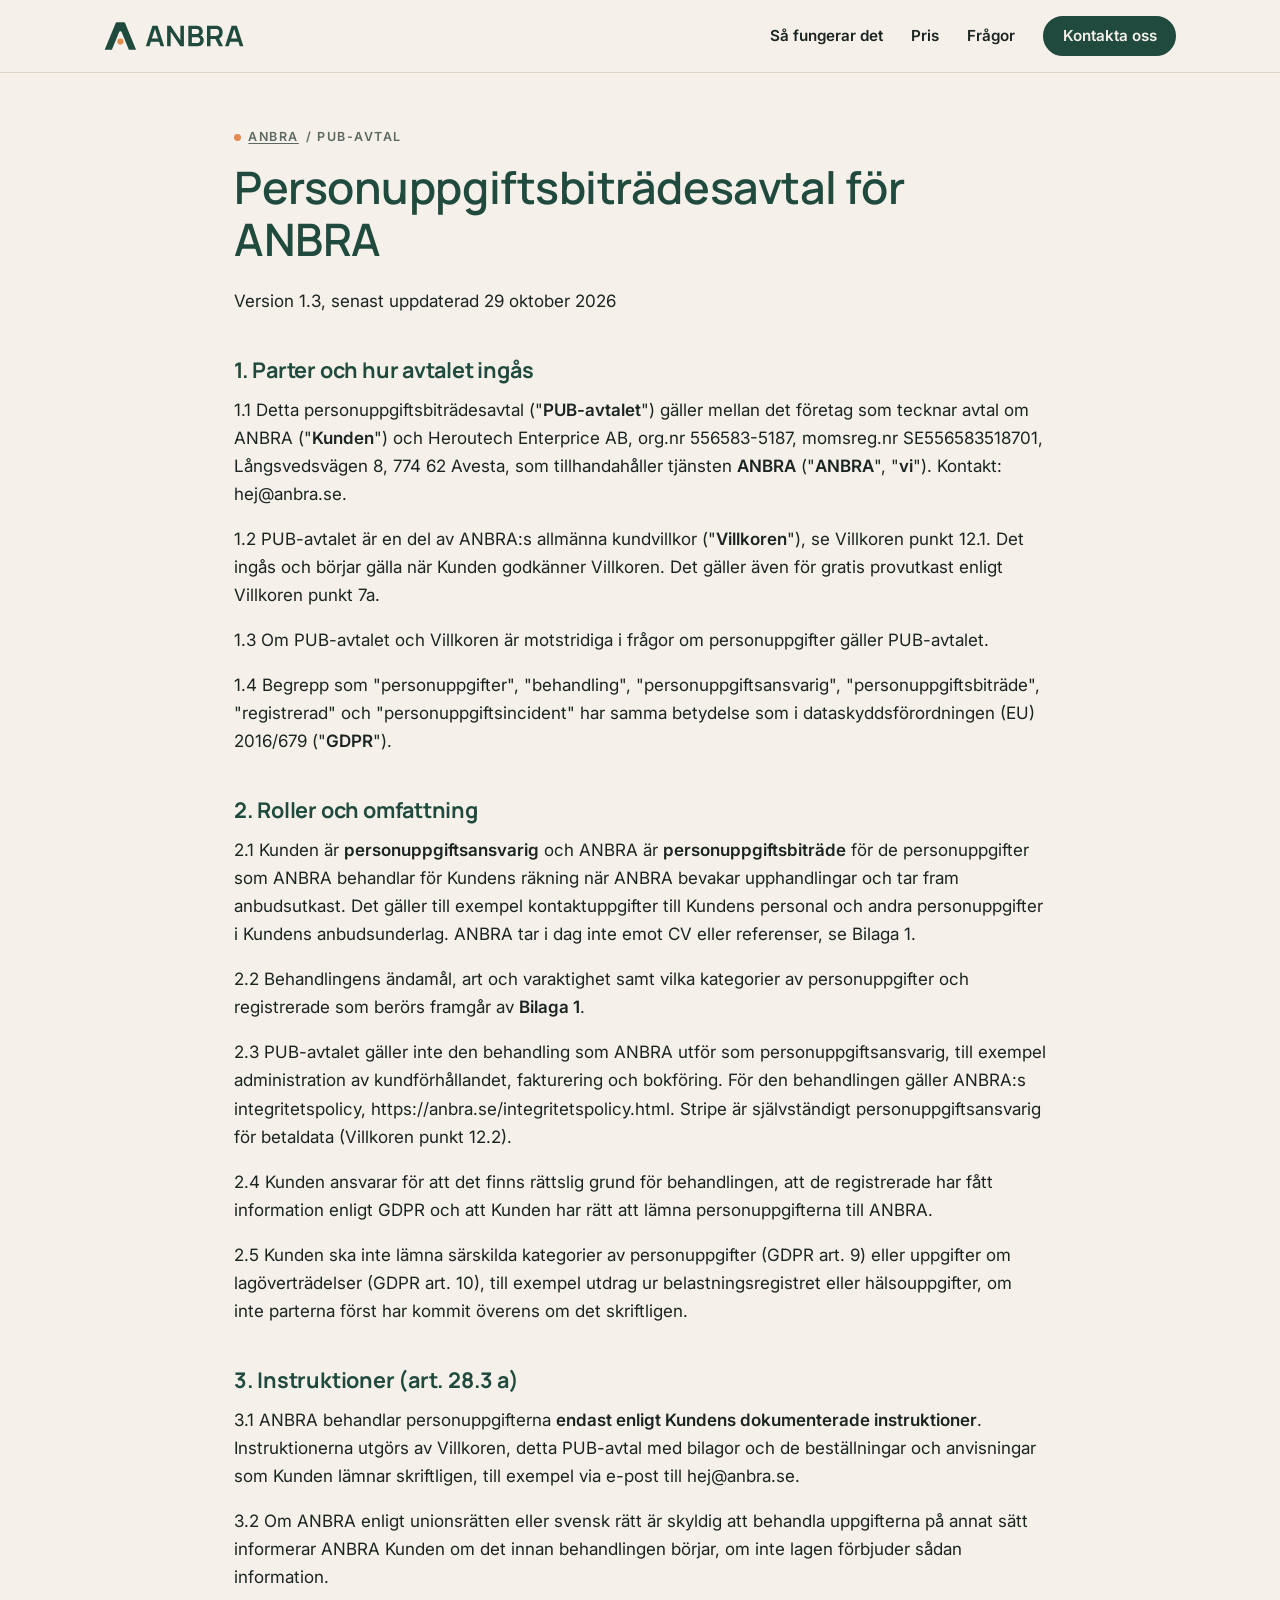
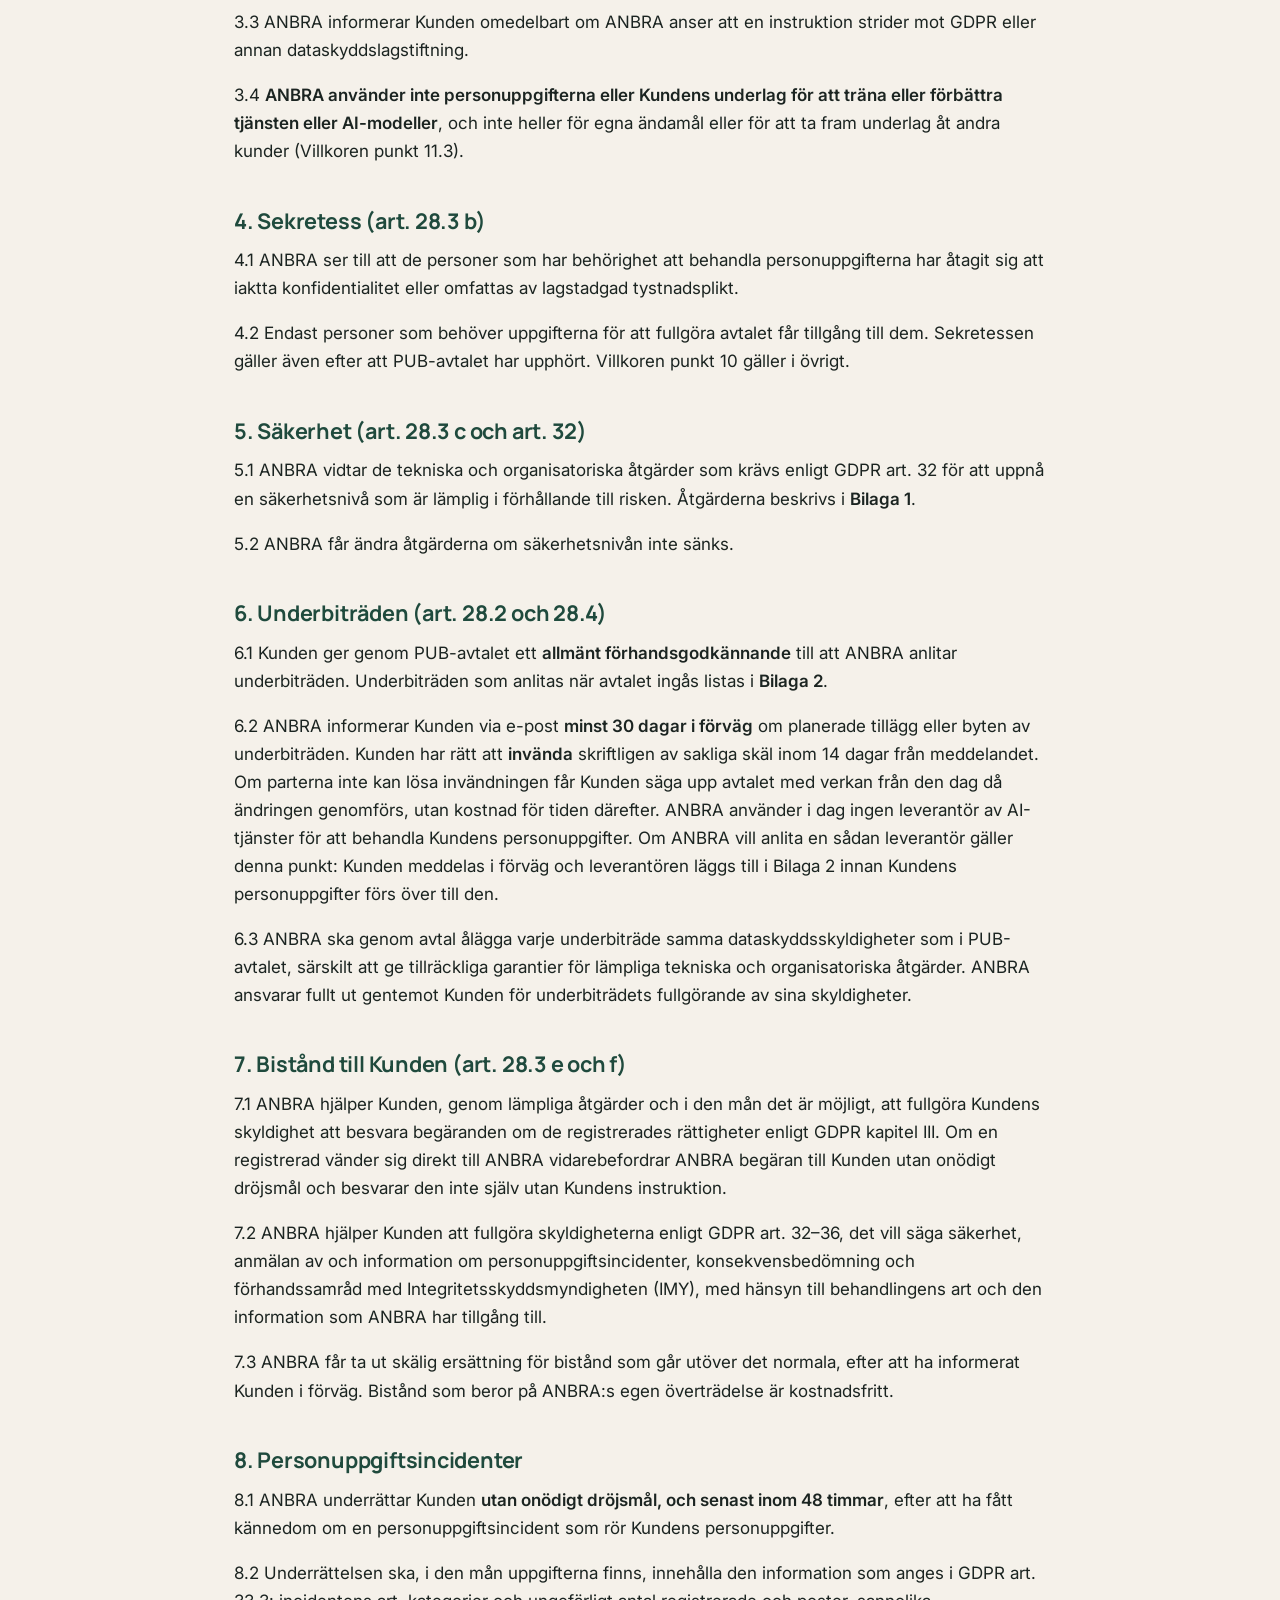
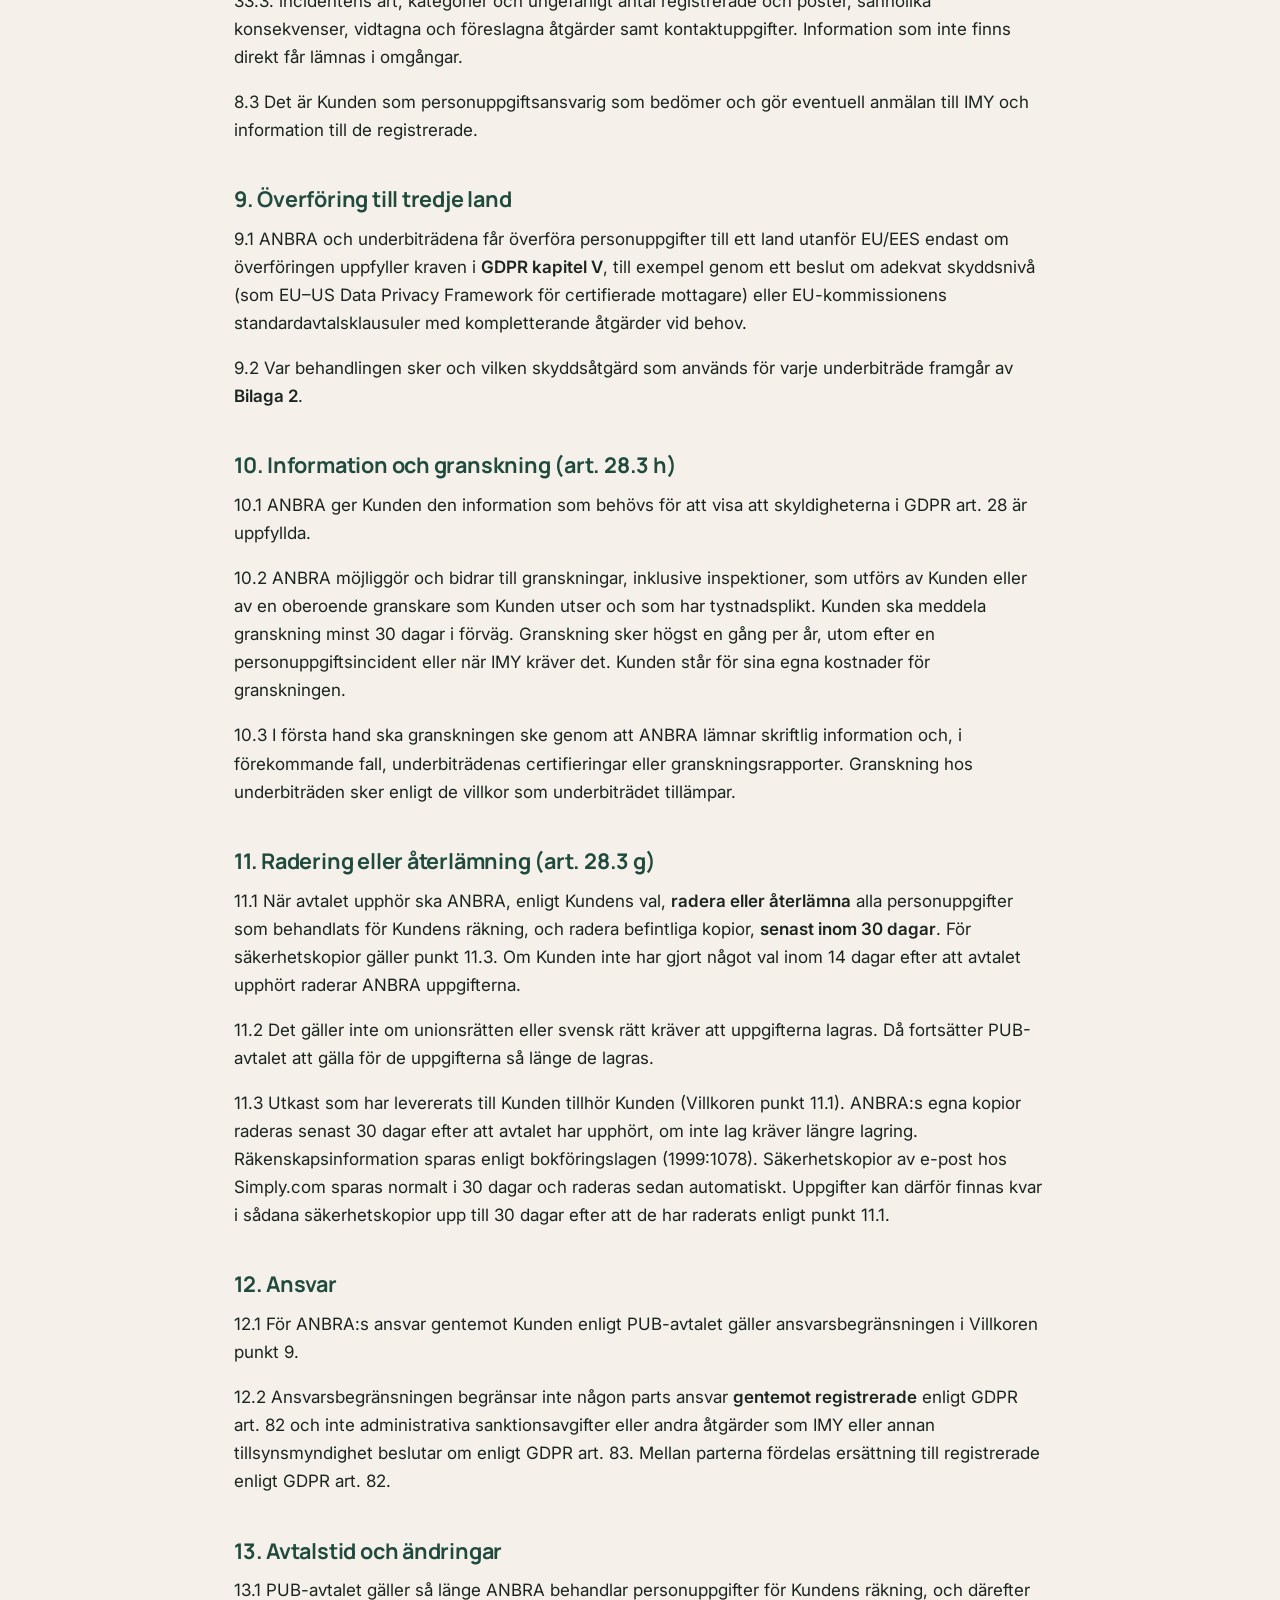
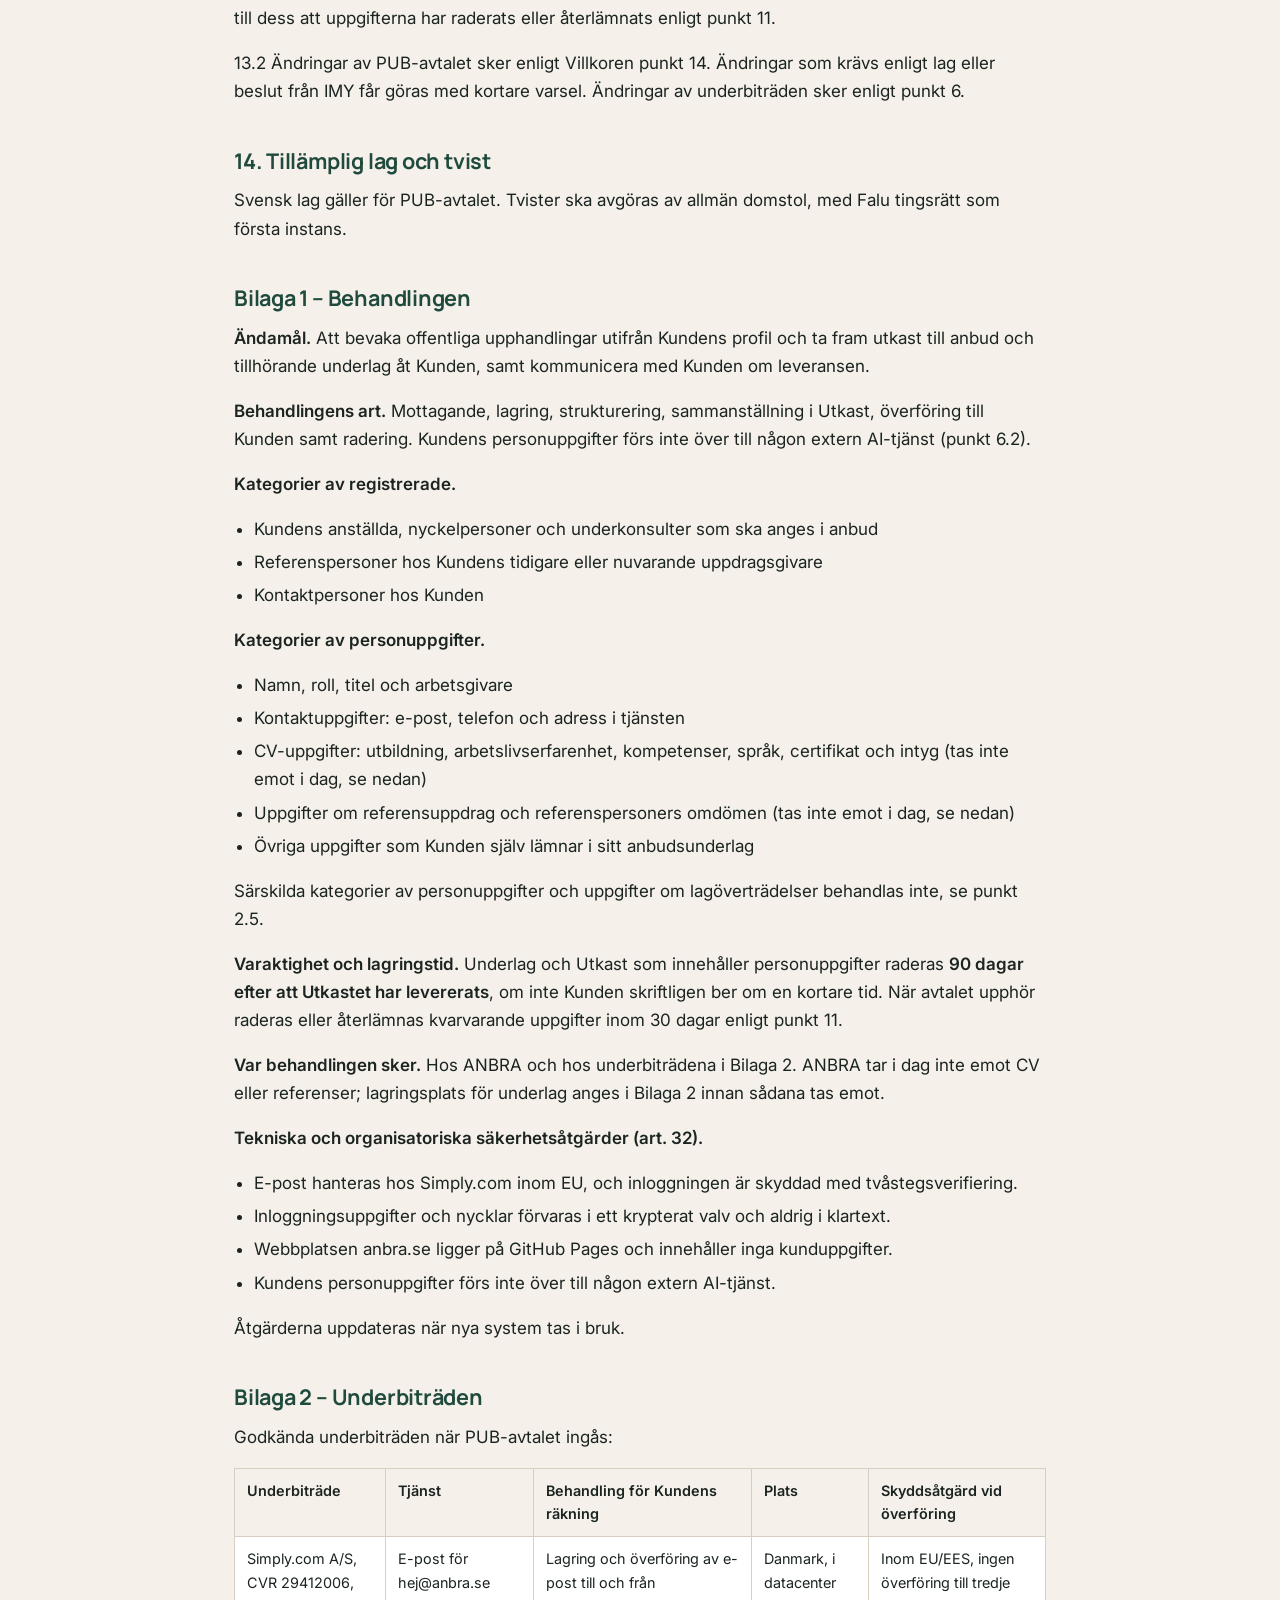
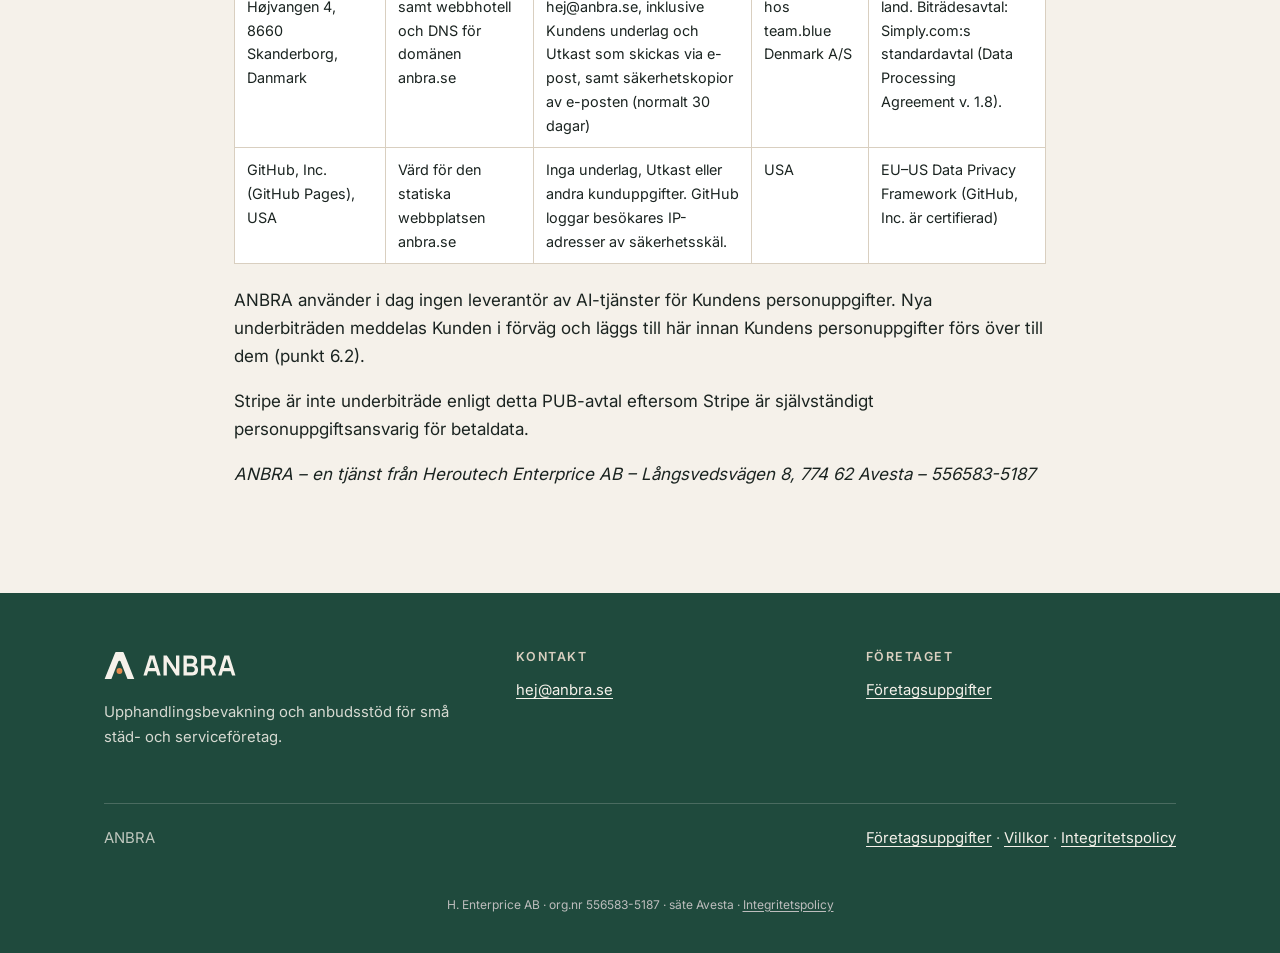
<file: pub-avtal.html>
<!doctype html>
<html lang="sv">
<head>
<meta charset="utf-8">
<meta name="viewport" content="width=device-width, initial-scale=1">
<title>Personuppgiftsbiträdesavtal för ANBRA – ANBRA</title>
<meta name="theme-color" content="#1F4A3D">
<link rel="icon" href="/favicon.ico" sizes="any">
<link rel="icon" href="/favicon.svg" type="image/svg+xml">
<link rel="apple-touch-icon" href="/apple-touch-icon.png">
<link rel="stylesheet" href="assets/css/stil.css">
<link rel="stylesheet" href="assets/css/fot-firmarad.css">
</head>
<body>
<a class="skip" href="#innehall">Hoppa till innehållet</a>
<header class="topp">
  <div class="wrap">
    <a class="logo" href="index.html" aria-label="ANBRA – till början"><img src="assets/img/ANBRA-logotyp-primar.svg" alt="ANBRA" width="140" height="35"></a>
    <nav class="meny" aria-label="Huvudmeny">
      <a href="index.html#sa-fungerar-det">Så fungerar det</a>
      <a href="index.html#pris">Pris</a>
      <a href="index.html#fragor">Frågor</a>
      <a class="knapp knapp--fylld" href="index.html#kontakt">Kontakta oss</a>
    </nav>
  </div>
</header>
<main id="innehall" class="juridik">
  <div class="wrap">
    <p class="etikett"><a href="index.html">ANBRA</a> / PUB-avtal</p>
    <h1>Personuppgiftsbiträdesavtal för ANBRA</h1>
    <p>Version 1.3, senast uppdaterad 29 oktober 2026</p>
    <article class="juridik-text">
<h2>1. Parter och hur avtalet ingås</h2>
<p>1.1 Detta personuppgiftsbiträdesavtal ("<strong>PUB-avtalet</strong>") gäller mellan det företag som tecknar avtal om ANBRA ("<strong>Kunden</strong>") och Heroutech Enterprice AB, org.nr 556583-5187, momsreg.nr SE556583518701, Långsvedsvägen 8, 774 62 Avesta, som tillhandahåller tjänsten <strong>ANBRA</strong> ("<strong>ANBRA</strong>", "<strong>vi</strong>"). Kontakt: hej@anbra.se.</p>
<p>1.2 PUB-avtalet är en del av ANBRA:s allmänna kundvillkor ("<strong>Villkoren</strong>"), se Villkoren punkt 12.1. Det ingås och börjar gälla när Kunden godkänner Villkoren. Det gäller även för gratis provutkast enligt Villkoren punkt 7a.</p>
<p>1.3 Om PUB-avtalet och Villkoren är motstridiga i frågor om personuppgifter gäller PUB-avtalet.</p>
<p>1.4 Begrepp som "personuppgifter", "behandling", "personuppgiftsansvarig", "personuppgiftsbiträde", "registrerad" och "personuppgiftsincident" har samma betydelse som i dataskyddsförordningen (EU) 2016/679 ("<strong>GDPR</strong>").</p>
<h2>2. Roller och omfattning</h2>
<p>2.1 Kunden är <strong>personuppgiftsansvarig</strong> och ANBRA är <strong>personuppgiftsbiträde</strong> för de personuppgifter som ANBRA behandlar för Kundens räkning när ANBRA bevakar upphandlingar och tar fram anbudsutkast. Det gäller till exempel kontaktuppgifter till Kundens personal och andra personuppgifter i Kundens anbudsunderlag. ANBRA tar i dag inte emot CV eller referenser, se Bilaga 1.</p>
<p>2.2 Behandlingens ändamål, art och varaktighet samt vilka kategorier av personuppgifter och registrerade som berörs framgår av <strong>Bilaga 1</strong>.</p>
<p>2.3 PUB-avtalet gäller inte den behandling som ANBRA utför som personuppgiftsansvarig, till exempel administration av kundförhållandet, fakturering och bokföring. För den behandlingen gäller ANBRA:s integritetspolicy, https://anbra.se/integritetspolicy.html. Stripe är självständigt personuppgiftsansvarig för betaldata (Villkoren punkt 12.2).</p>
<p>2.4 Kunden ansvarar för att det finns rättslig grund för behandlingen, att de registrerade har fått information enligt GDPR och att Kunden har rätt att lämna personuppgifterna till ANBRA.</p>
<p>2.5 Kunden ska inte lämna särskilda kategorier av personuppgifter (GDPR art. 9) eller uppgifter om lagöverträdelser (GDPR art. 10), till exempel utdrag ur belastningsregistret eller hälsouppgifter, om inte parterna först har kommit överens om det skriftligen.</p>
<h2>3. Instruktioner (art. 28.3 a)</h2>
<p>3.1 ANBRA behandlar personuppgifterna <strong>endast enligt Kundens dokumenterade instruktioner</strong>. Instruktionerna utgörs av Villkoren, detta PUB-avtal med bilagor och de beställningar och anvisningar som Kunden lämnar skriftligen, till exempel via e-post till hej@anbra.se.</p>
<p>3.2 Om ANBRA enligt unionsrätten eller svensk rätt är skyldig att behandla uppgifterna på annat sätt informerar ANBRA Kunden om det innan behandlingen börjar, om inte lagen förbjuder sådan information.</p>
<p>3.3 ANBRA informerar Kunden omedelbart om ANBRA anser att en instruktion strider mot GDPR eller annan dataskyddslagstiftning.</p>
<p>3.4 <strong>ANBRA använder inte personuppgifterna eller Kundens underlag för att träna eller förbättra tjänsten eller AI-modeller</strong>, och inte heller för egna ändamål eller för att ta fram underlag åt andra kunder (Villkoren punkt 11.3).</p>
<h2>4. Sekretess (art. 28.3 b)</h2>
<p>4.1 ANBRA ser till att de personer som har behörighet att behandla personuppgifterna har åtagit sig att iaktta konfidentialitet eller omfattas av lagstadgad tystnadsplikt.</p>
<p>4.2 Endast personer som behöver uppgifterna för att fullgöra avtalet får tillgång till dem. Sekretessen gäller även efter att PUB-avtalet har upphört. Villkoren punkt 10 gäller i övrigt.</p>
<h2>5. Säkerhet (art. 28.3 c och art. 32)</h2>
<p>5.1 ANBRA vidtar de tekniska och organisatoriska åtgärder som krävs enligt GDPR art. 32 för att uppnå en säkerhetsnivå som är lämplig i förhållande till risken. Åtgärderna beskrivs i <strong>Bilaga 1</strong>.</p>
<p>5.2 ANBRA får ändra åtgärderna om säkerhetsnivån inte sänks.</p>
<h2>6. Underbiträden (art. 28.2 och 28.4)</h2>
<p>6.1 Kunden ger genom PUB-avtalet ett <strong>allmänt förhandsgodkännande</strong> till att ANBRA anlitar underbiträden. Underbiträden som anlitas när avtalet ingås listas i <strong>Bilaga 2</strong>.</p>
<p>6.2 ANBRA informerar Kunden via e-post <strong>minst 30 dagar i förväg</strong> om planerade tillägg eller byten av underbiträden. Kunden har rätt att <strong>invända</strong> skriftligen av sakliga skäl inom 14 dagar från meddelandet. Om parterna inte kan lösa invändningen får Kunden säga upp avtalet med verkan från den dag då ändringen genomförs, utan kostnad för tiden därefter. ANBRA använder i dag ingen leverantör av AI-tjänster för att behandla Kundens personuppgifter. Om ANBRA vill anlita en sådan leverantör gäller denna punkt: Kunden meddelas i förväg och leverantören läggs till i Bilaga 2 innan Kundens personuppgifter förs över till den.</p>
<p>6.3 ANBRA ska genom avtal ålägga varje underbiträde samma dataskyddsskyldigheter som i PUB-avtalet, särskilt att ge tillräckliga garantier för lämpliga tekniska och organisatoriska åtgärder. ANBRA ansvarar fullt ut gentemot Kunden för underbiträdets fullgörande av sina skyldigheter.</p>
<h2>7. Bistånd till Kunden (art. 28.3 e och f)</h2>
<p>7.1 ANBRA hjälper Kunden, genom lämpliga åtgärder och i den mån det är möjligt, att fullgöra Kundens skyldighet att besvara begäranden om de registrerades rättigheter enligt GDPR kapitel III. Om en registrerad vänder sig direkt till ANBRA vidarebefordrar ANBRA begäran till Kunden utan onödigt dröjsmål och besvarar den inte själv utan Kundens instruktion.</p>
<p>7.2 ANBRA hjälper Kunden att fullgöra skyldigheterna enligt GDPR art. 32–36, det vill säga säkerhet, anmälan av och information om personuppgiftsincidenter, konsekvensbedömning och förhandssamråd med Integritetsskyddsmyndigheten (IMY), med hänsyn till behandlingens art och den information som ANBRA har tillgång till.</p>
<p>7.3 ANBRA får ta ut skälig ersättning för bistånd som går utöver det normala, efter att ha informerat Kunden i förväg. Bistånd som beror på ANBRA:s egen överträdelse är kostnadsfritt.</p>
<h2>8. Personuppgiftsincidenter</h2>
<p>8.1 ANBRA underrättar Kunden <strong>utan onödigt dröjsmål, och senast inom 48 timmar</strong>, efter att ha fått kännedom om en personuppgiftsincident som rör Kundens personuppgifter.</p>
<p>8.2 Underrättelsen ska, i den mån uppgifterna finns, innehålla den information som anges i GDPR art. 33.3: incidentens art, kategorier och ungefärligt antal registrerade och poster, sannolika konsekvenser, vidtagna och föreslagna åtgärder samt kontaktuppgifter. Information som inte finns direkt får lämnas i omgångar.</p>
<p>8.3 Det är Kunden som personuppgiftsansvarig som bedömer och gör eventuell anmälan till IMY och information till de registrerade.</p>
<h2>9. Överföring till tredje land</h2>
<p>9.1 ANBRA och underbiträdena får överföra personuppgifter till ett land utanför EU/EES endast om överföringen uppfyller kraven i <strong>GDPR kapitel V</strong>, till exempel genom ett beslut om adekvat skyddsnivå (som EU–US Data Privacy Framework för certifierade mottagare) eller EU-kommissionens standardavtalsklausuler med kompletterande åtgärder vid behov.</p>
<p>9.2 Var behandlingen sker och vilken skyddsåtgärd som används för varje underbiträde framgår av <strong>Bilaga 2</strong>.</p>
<h2>10. Information och granskning (art. 28.3 h)</h2>
<p>10.1 ANBRA ger Kunden den information som behövs för att visa att skyldigheterna i GDPR art. 28 är uppfyllda.</p>
<p>10.2 ANBRA möjliggör och bidrar till granskningar, inklusive inspektioner, som utförs av Kunden eller av en oberoende granskare som Kunden utser och som har tystnadsplikt. Kunden ska meddela granskning minst 30 dagar i förväg. Granskning sker högst en gång per år, utom efter en personuppgiftsincident eller när IMY kräver det. Kunden står för sina egna kostnader för granskningen.</p>
<p>10.3 I första hand ska granskningen ske genom att ANBRA lämnar skriftlig information och, i förekommande fall, underbiträdenas certifieringar eller granskningsrapporter. Granskning hos underbiträden sker enligt de villkor som underbiträdet tillämpar.</p>
<h2>11. Radering eller återlämning (art. 28.3 g)</h2>
<p>11.1 När avtalet upphör ska ANBRA, enligt Kundens val, <strong>radera eller återlämna</strong> alla personuppgifter som behandlats för Kundens räkning, och radera befintliga kopior, <strong>senast inom 30 dagar</strong>. För säkerhetskopior gäller punkt 11.3. Om Kunden inte har gjort något val inom 14 dagar efter att avtalet upphört raderar ANBRA uppgifterna.</p>
<p>11.2 Det gäller inte om unionsrätten eller svensk rätt kräver att uppgifterna lagras. Då fortsätter PUB-avtalet att gälla för de uppgifterna så länge de lagras.</p>
<p>11.3 Utkast som har levererats till Kunden tillhör Kunden (Villkoren punkt 11.1). ANBRA:s egna kopior raderas senast 30 dagar efter att avtalet har upphört, om inte lag kräver längre lagring. Räkenskapsinformation sparas enligt bokföringslagen (1999:1078). Säkerhetskopior av e-post hos Simply.com sparas normalt i 30 dagar och raderas sedan automatiskt. Uppgifter kan därför finnas kvar i sådana säkerhetskopior upp till 30 dagar efter att de har raderats enligt punkt 11.1.</p>
<h2>12. Ansvar</h2>
<p>12.1 För ANBRA:s ansvar gentemot Kunden enligt PUB-avtalet gäller ansvarsbegränsningen i Villkoren punkt 9.</p>
<p>12.2 Ansvarsbegränsningen begränsar inte någon parts ansvar <strong>gentemot registrerade</strong> enligt GDPR art. 82 och inte administrativa sanktionsavgifter eller andra åtgärder som IMY eller annan tillsynsmyndighet beslutar om enligt GDPR art. 83. Mellan parterna fördelas ersättning till registrerade enligt GDPR art. 82.</p>
<h2>13. Avtalstid och ändringar</h2>
<p>13.1 PUB-avtalet gäller så länge ANBRA behandlar personuppgifter för Kundens räkning, och därefter till dess att uppgifterna har raderats eller återlämnats enligt punkt 11.</p>
<p>13.2 Ändringar av PUB-avtalet sker enligt Villkoren punkt 14. Ändringar som krävs enligt lag eller beslut från IMY får göras med kortare varsel. Ändringar av underbiträden sker enligt punkt 6.</p>
<h2>14. Tillämplig lag och tvist</h2>
<p>Svensk lag gäller för PUB-avtalet. Tvister ska avgöras av allmän domstol, med Falu tingsrätt som första instans.</p>
<h2>Bilaga 1 – Behandlingen</h2>
<p><strong>Ändamål.</strong> Att bevaka offentliga upphandlingar utifrån Kundens profil och ta fram utkast till anbud och tillhörande underlag åt Kunden, samt kommunicera med Kunden om leveransen.</p>
<p><strong>Behandlingens art.</strong> Mottagande, lagring, strukturering, sammanställning i Utkast, överföring till Kunden samt radering. Kundens personuppgifter förs inte över till någon extern AI-tjänst (punkt 6.2).</p>
<p><strong>Kategorier av registrerade.</strong></p>
<ul>
<li>Kundens anställda, nyckelpersoner och underkonsulter som ska anges i anbud</li>
<li>Referenspersoner hos Kundens tidigare eller nuvarande uppdragsgivare</li>
<li>Kontaktpersoner hos Kunden</li>
</ul>
<p><strong>Kategorier av personuppgifter.</strong></p>
<ul>
<li>Namn, roll, titel och arbetsgivare</li>
<li>Kontaktuppgifter: e-post, telefon och adress i tjänsten</li>
<li>CV-uppgifter: utbildning, arbetslivserfarenhet, kompetenser, språk, certifikat och intyg (tas inte emot i dag, se nedan)</li>
<li>Uppgifter om referensuppdrag och referenspersoners omdömen (tas inte emot i dag, se nedan)</li>
<li>Övriga uppgifter som Kunden själv lämnar i sitt anbudsunderlag</li>
</ul>
<p>Särskilda kategorier av personuppgifter och uppgifter om lagöverträdelser behandlas inte, se punkt 2.5.</p>
<p><strong>Varaktighet och lagringstid.</strong> Underlag och Utkast som innehåller personuppgifter raderas <strong>90 dagar efter att Utkastet har levererats</strong>, om inte Kunden skriftligen ber om en kortare tid. När avtalet upphör raderas eller återlämnas kvarvarande uppgifter inom 30 dagar enligt punkt 11.</p>
<p><strong>Var behandlingen sker.</strong> Hos ANBRA och hos underbiträdena i Bilaga 2. ANBRA tar i dag inte emot CV eller referenser; lagringsplats för underlag anges i Bilaga 2 innan sådana tas emot.</p>
<p><strong>Tekniska och organisatoriska säkerhetsåtgärder (art. 32).</strong></p>
<ul>
<li>E-post hanteras hos Simply.com inom EU, och inloggningen är skyddad med tvåstegsverifiering.</li>
<li>Inloggningsuppgifter och nycklar förvaras i ett krypterat valv och aldrig i klartext.</li>
<li>Webbplatsen anbra.se ligger på GitHub Pages och innehåller inga kunduppgifter.</li>
<li>Kundens personuppgifter förs inte över till någon extern AI-tjänst.</li>
</ul>
<p>Åtgärderna uppdateras när nya system tas i bruk.</p>
<h2>Bilaga 2 – Underbiträden</h2>
<p>Godkända underbiträden när PUB-avtalet ingås:</p>
<table>
<thead>
<tr>
<th>Underbiträde</th>
<th>Tjänst</th>
<th>Behandling för Kundens räkning</th>
<th>Plats</th>
<th>Skyddsåtgärd vid överföring</th>
</tr>
</thead>
<tbody>
<tr>
<td>Simply.com A/S, CVR 29412006, Højvangen 4, 8660 Skanderborg, Danmark</td>
<td>E-post för hej@anbra.se samt webbhotell och DNS för domänen anbra.se</td>
<td>Lagring och överföring av e-post till och från hej@anbra.se, inklusive Kundens underlag och Utkast som skickas via e-post, samt säkerhetskopior av e-posten (normalt 30 dagar)</td>
<td>Danmark, i datacenter hos team.blue Denmark A/S</td>
<td>Inom EU/EES, ingen överföring till tredje land. Biträdesavtal: Simply.com:s standardavtal (Data Processing Agreement v. 1.8).</td>
</tr>
<tr>
<td>GitHub, Inc. (GitHub Pages), USA</td>
<td>Värd för den statiska webbplatsen anbra.se</td>
<td>Inga underlag, Utkast eller andra kunduppgifter. GitHub loggar besökares IP-adresser av säkerhetsskäl.</td>
<td>USA</td>
<td>EU–US Data Privacy Framework (GitHub, Inc. är certifierad)</td>
</tr>
</tbody>
</table>
<p>ANBRA använder i dag ingen leverantör av AI-tjänster för Kundens personuppgifter. Nya underbiträden meddelas Kunden i förväg och läggs till här innan Kundens personuppgifter förs över till dem (punkt 6.2).</p>
<p>Stripe är inte underbiträde enligt detta PUB-avtal eftersom Stripe är självständigt personuppgiftsansvarig för betaldata.</p>
<p><em>ANBRA – en tjänst från Heroutech Enterprice AB – Långsvedsvägen 8, 774 62 Avesta – 556583-5187</em></p>
    </article>
  </div>
</main>
<footer class="fot">
  <div class="wrap">
    <div>
      <img src="assets/img/ANBRA-logotyp-negativ.svg" alt="ANBRA" width="132" height="33">
      <p>Upphandlingsbevakning och anbudsstöd för små städ- och serviceföretag.</p>
    </div>
    <div>
      <h3>Kontakt</h3>
      <p><a href="mailto:hej@anbra.se">hej@anbra.se</a></p>
    </div>
    <div>
      <h3>Företaget</h3>
      <p><a href="foretagsuppgifter.html">Företagsuppgifter</a></p>
    </div>
    <div class="botten">
      <span>ANBRA</span>
      <span><a href="foretagsuppgifter.html">Företagsuppgifter</a> · <a href="villkor.html">Villkor</a> · <a href="integritetspolicy.html">Integritetspolicy</a></span>
    </div>
    <p class="firmarad">H. Enterprice AB · org.nr 556583-5187 · säte Avesta · <a href="integritetspolicy.html">Integritetspolicy</a></p>
  </div>
</footer>
</body>
</html>
</file>
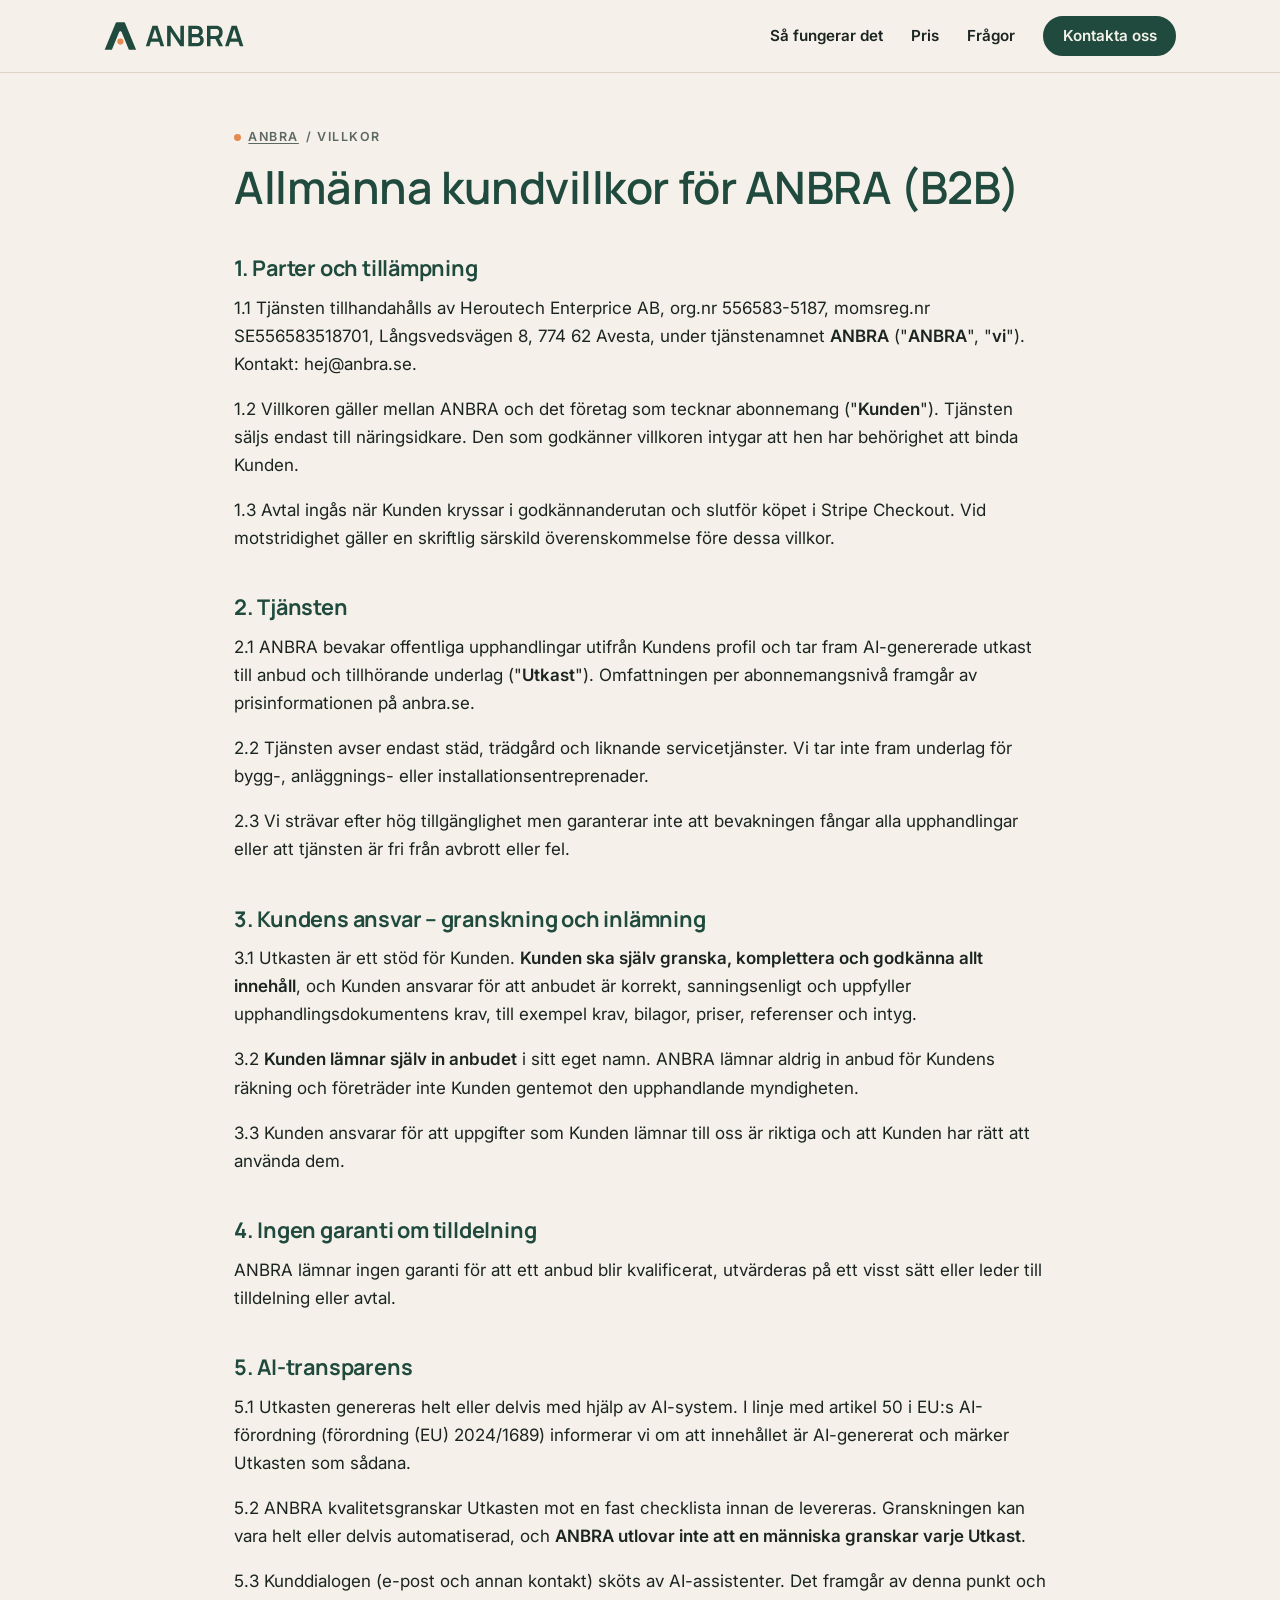
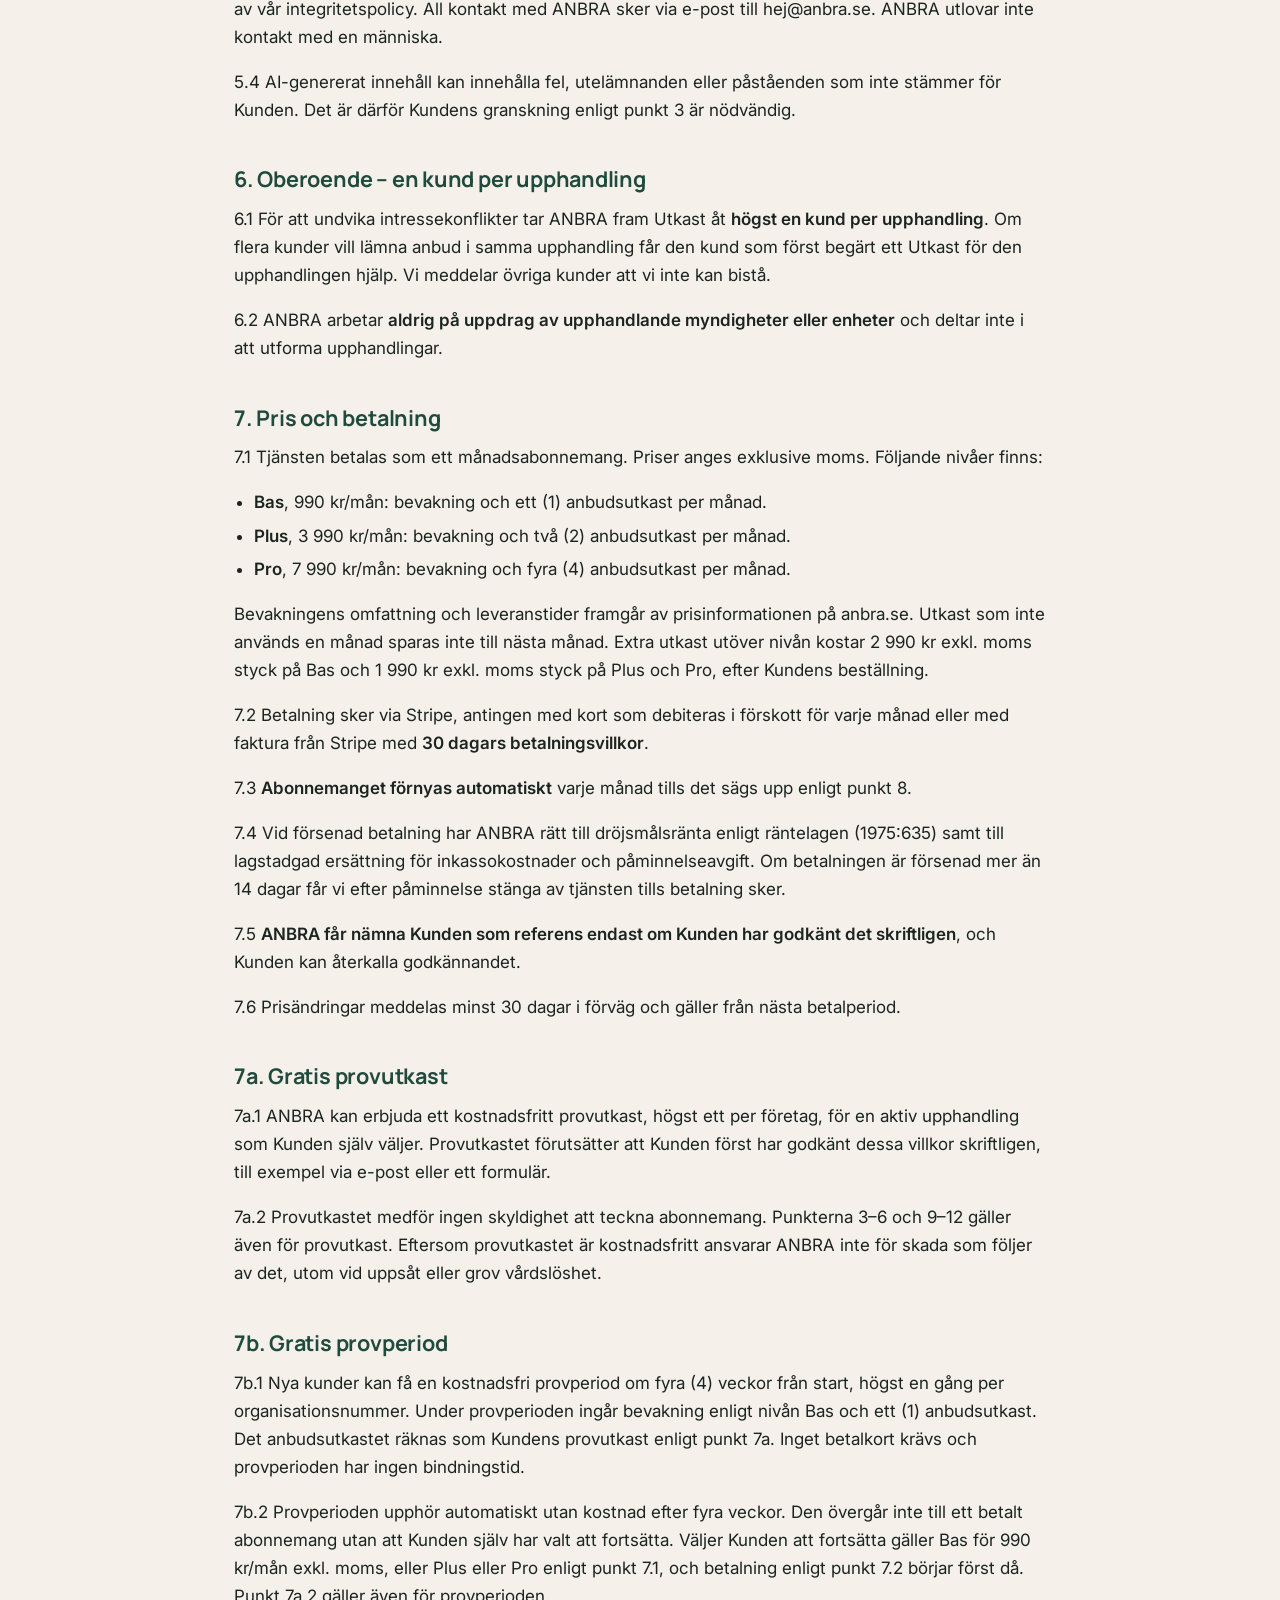
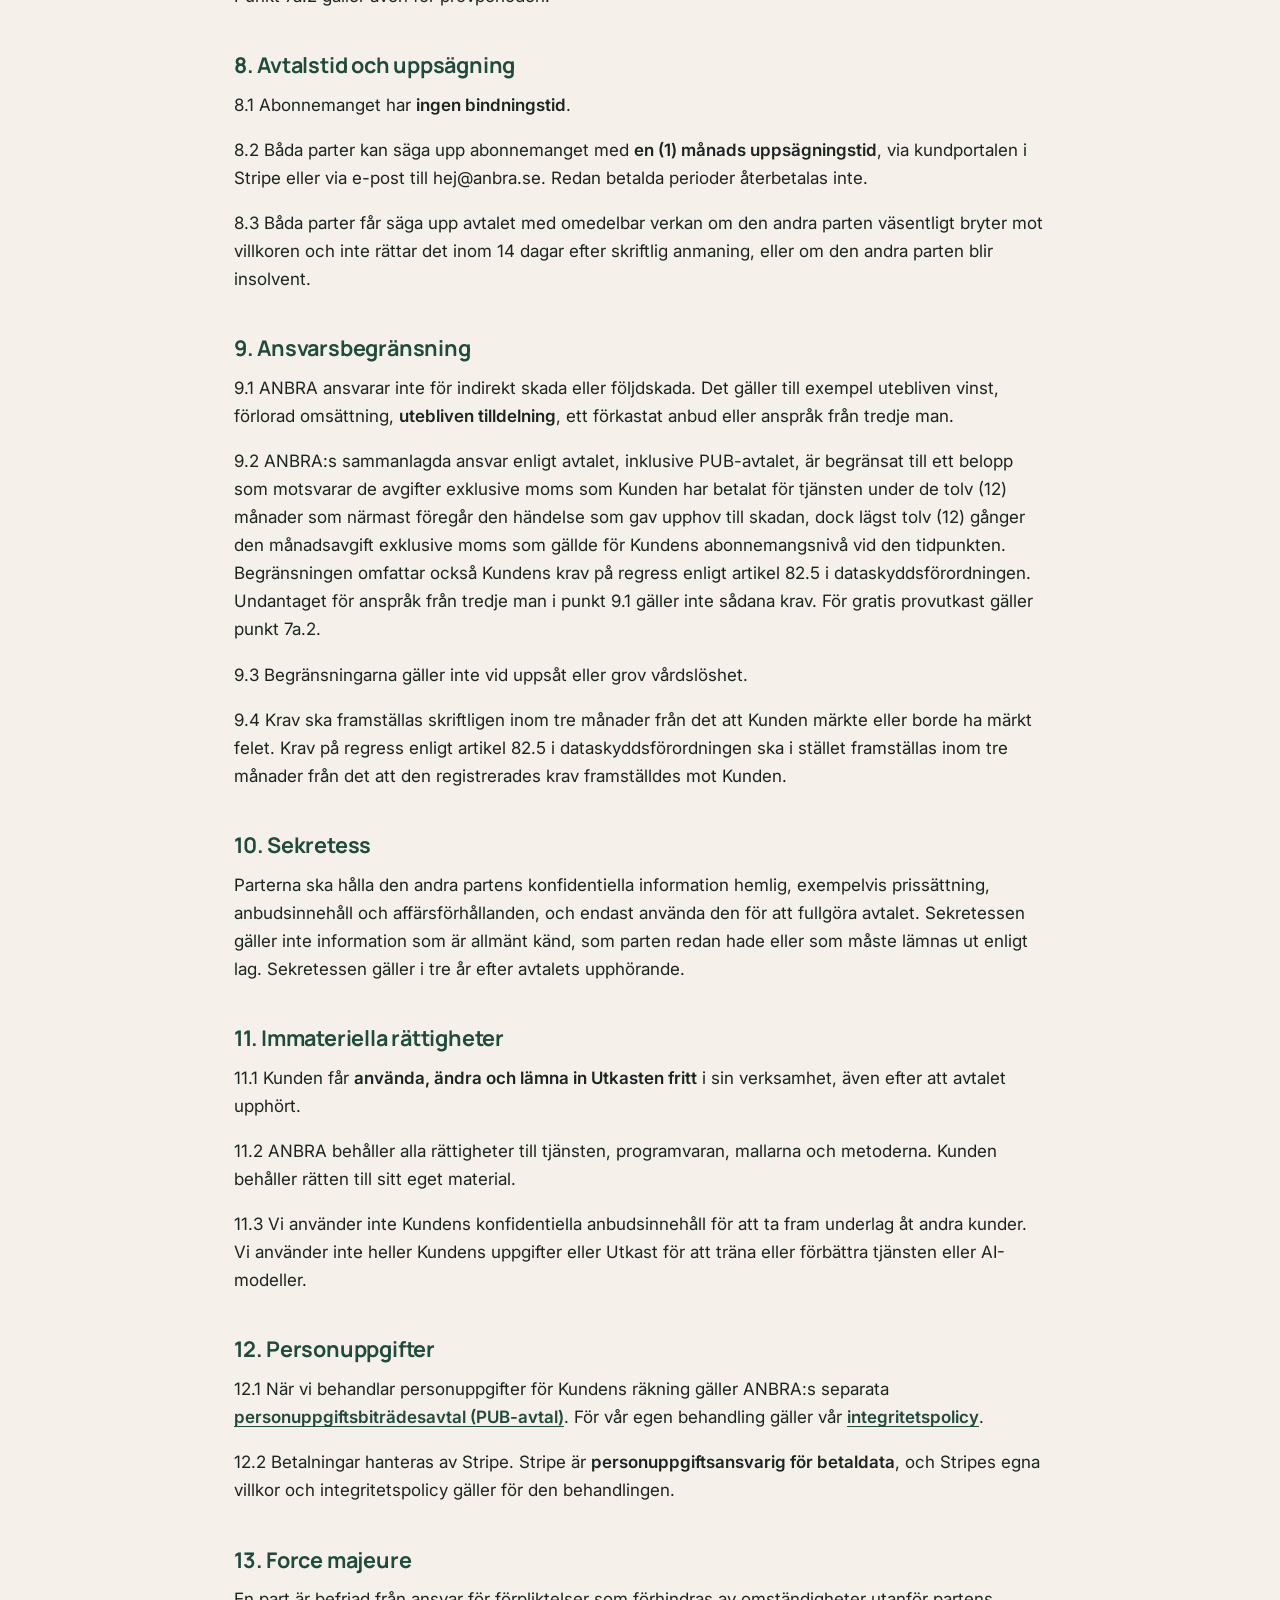
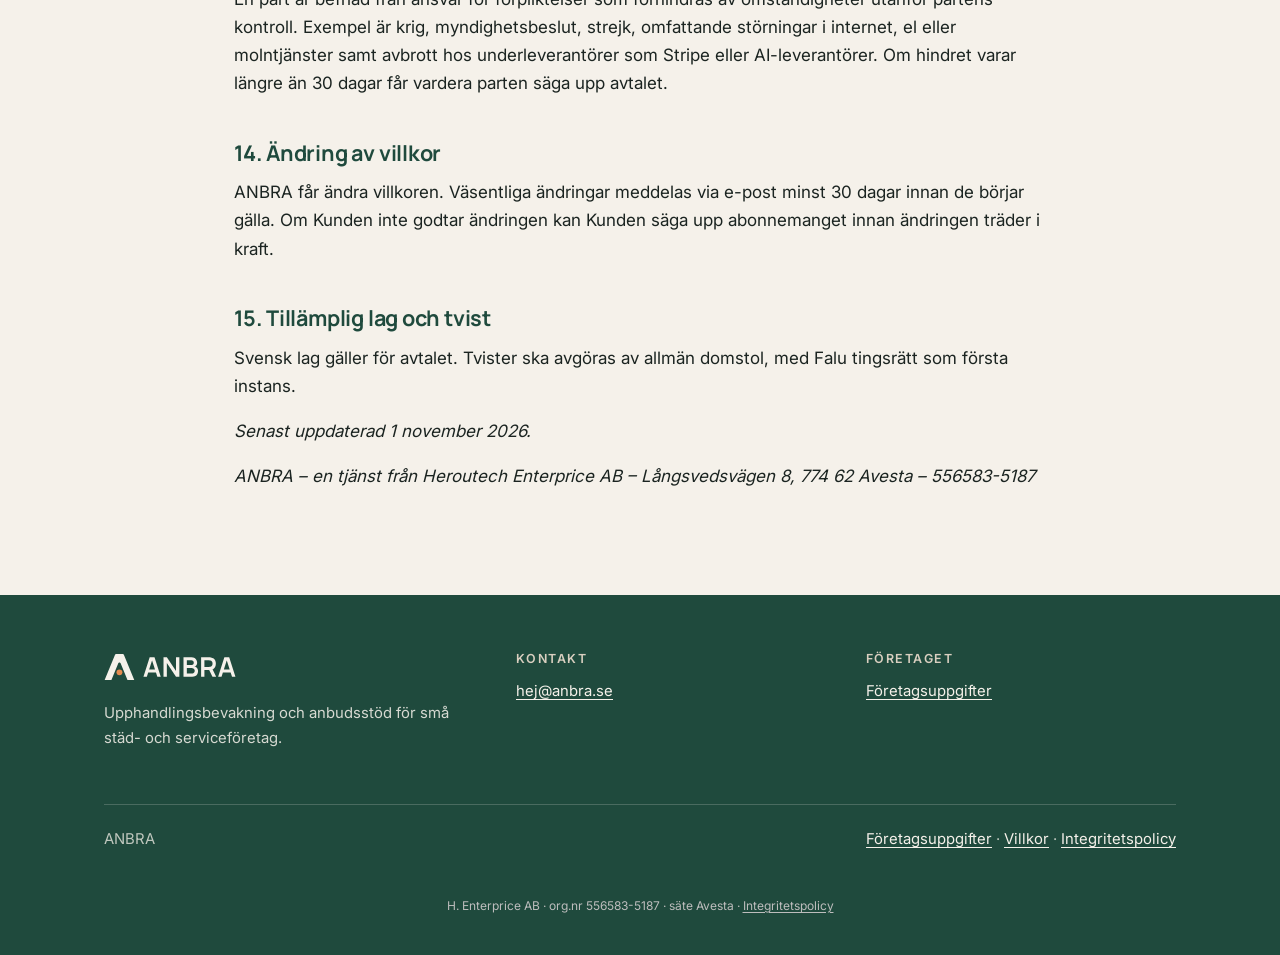
<file: villkor.html>
<!doctype html>
<html lang="sv">
<head>
<meta charset="utf-8">
<meta name="viewport" content="width=device-width, initial-scale=1">
<title>Allmänna kundvillkor för ANBRA (B2B) – ANBRA</title>
<meta name="theme-color" content="#1F4A3D">
<link rel="icon" href="/favicon.ico" sizes="any">
<link rel="icon" href="/favicon.svg" type="image/svg+xml">
<link rel="apple-touch-icon" href="/apple-touch-icon.png">
<link rel="stylesheet" href="assets/css/stil.css">
<link rel="stylesheet" href="assets/css/fot-firmarad.css">
</head>
<body>
<a class="skip" href="#innehall">Hoppa till innehållet</a>
<header class="topp">
  <div class="wrap">
    <a class="logo" href="index.html" aria-label="ANBRA – till början"><img src="assets/img/ANBRA-logotyp-primar.svg" alt="ANBRA" width="140" height="35"></a>
    <nav class="meny" aria-label="Huvudmeny">
      <a href="index.html#sa-fungerar-det">Så fungerar det</a>
      <a href="index.html#pris">Pris</a>
      <a href="index.html#fragor">Frågor</a>
      <a class="knapp knapp--fylld" href="index.html#kontakt">Kontakta oss</a>
    </nav>
  </div>
</header>
<main id="innehall" class="juridik">
  <div class="wrap">
    <p class="etikett"><a href="index.html">ANBRA</a> / Villkor</p>
    <h1>Allmänna kundvillkor för ANBRA (B2B)</h1>
    <article class="juridik-text">
<h2>1. Parter och tillämpning</h2>
<p>1.1 Tjänsten tillhandahålls av Heroutech Enterprice AB, org.nr 556583-5187, momsreg.nr SE556583518701, Långsvedsvägen 8, 774 62 Avesta, under tjänstenamnet <strong>ANBRA</strong> ("<strong>ANBRA</strong>", "<strong>vi</strong>"). Kontakt: hej@anbra.se.</p>
<p>1.2 Villkoren gäller mellan ANBRA och det företag som tecknar abonnemang ("<strong>Kunden</strong>"). Tjänsten säljs endast till näringsidkare. Den som godkänner villkoren intygar att hen har behörighet att binda Kunden.</p>
<p>1.3 Avtal ingås när Kunden kryssar i godkännanderutan och slutför köpet i Stripe Checkout. Vid motstridighet gäller en skriftlig särskild överenskommelse före dessa villkor.</p>
<h2>2. Tjänsten</h2>
<p>2.1 ANBRA bevakar offentliga upphandlingar utifrån Kundens profil och tar fram AI-genererade utkast till anbud och tillhörande underlag ("<strong>Utkast</strong>"). Omfattningen per abonnemangsnivå framgår av prisinformationen på anbra.se.</p>
<p>2.2 Tjänsten avser endast städ, trädgård och liknande servicetjänster. Vi tar inte fram underlag för bygg-, anläggnings- eller installationsentreprenader.</p>
<p>2.3 Vi strävar efter hög tillgänglighet men garanterar inte att bevakningen fångar alla upphandlingar eller att tjänsten är fri från avbrott eller fel.</p>
<h2>3. Kundens ansvar – granskning och inlämning</h2>
<p>3.1 Utkasten är ett stöd för Kunden. <strong>Kunden ska själv granska, komplettera och godkänna allt innehåll</strong>, och Kunden ansvarar för att anbudet är korrekt, sanningsenligt och uppfyller upphandlingsdokumentens krav, till exempel krav, bilagor, priser, referenser och intyg.</p>
<p>3.2 <strong>Kunden lämnar själv in anbudet</strong> i sitt eget namn. ANBRA lämnar aldrig in anbud för Kundens räkning och företräder inte Kunden gentemot den upphandlande myndigheten.</p>
<p>3.3 Kunden ansvarar för att uppgifter som Kunden lämnar till oss är riktiga och att Kunden har rätt att använda dem.</p>
<h2>4. Ingen garanti om tilldelning</h2>
<p>ANBRA lämnar ingen garanti för att ett anbud blir kvalificerat, utvärderas på ett visst sätt eller leder till tilldelning eller avtal.</p>
<h2>5. AI-transparens</h2>
<p>5.1 Utkasten genereras helt eller delvis med hjälp av AI-system. I linje med artikel 50 i EU:s AI-förordning (förordning (EU) 2024/1689) informerar vi om att innehållet är AI-genererat och märker Utkasten som sådana.</p>
<p>5.2 ANBRA kvalitetsgranskar Utkasten mot en fast checklista innan de levereras. Granskningen kan vara helt eller delvis automatiserad, och <strong>ANBRA utlovar inte att en människa granskar varje Utkast</strong>.</p>
<p>5.3 Kunddialogen (e-post och annan kontakt) sköts av AI-assistenter. Det framgår av denna punkt och av vår integritetspolicy. All kontakt med ANBRA sker via e-post till hej@anbra.se. ANBRA utlovar inte kontakt med en människa.</p>
<p>5.4 AI-genererat innehåll kan innehålla fel, utelämnanden eller påståenden som inte stämmer för Kunden. Det är därför Kundens granskning enligt punkt 3 är nödvändig.</p>
<h2>6. Oberoende – en kund per upphandling</h2>
<p>6.1 För att undvika intressekonflikter tar ANBRA fram Utkast åt <strong>högst en kund per upphandling</strong>. Om flera kunder vill lämna anbud i samma upphandling får den kund som först begärt ett Utkast för den upphandlingen hjälp. Vi meddelar övriga kunder att vi inte kan bistå.</p>
<p>6.2 ANBRA arbetar <strong>aldrig på uppdrag av upphandlande myndigheter eller enheter</strong> och deltar inte i att utforma upphandlingar.</p>
<h2>7. Pris och betalning</h2>
<p>7.1 Tjänsten betalas som ett månadsabonnemang. Priser anges exklusive moms. Följande nivåer finns:</p>
<ul>
<li><strong>Bas</strong>, 990 kr/mån: bevakning och ett (1) anbudsutkast per månad.</li>
<li><strong>Plus</strong>, 3 990 kr/mån: bevakning och två (2) anbudsutkast per månad.</li>
<li><strong>Pro</strong>, 7 990 kr/mån: bevakning och fyra (4) anbudsutkast per månad.</li>
</ul>
<p>Bevakningens omfattning och leveranstider framgår av prisinformationen på anbra.se. Utkast som inte används en månad sparas inte till nästa månad. Extra utkast utöver nivån kostar 2 990 kr exkl. moms styck på Bas och 1 990 kr exkl. moms styck på Plus och Pro, efter Kundens beställning.</p>
<p>7.2 Betalning sker via Stripe, antingen med kort som debiteras i förskott för varje månad eller med faktura från Stripe med <strong>30 dagars betalningsvillkor</strong>.</p>
<p>7.3 <strong>Abonnemanget förnyas automatiskt</strong> varje månad tills det sägs upp enligt punkt 8.</p>
<p>7.4 Vid försenad betalning har ANBRA rätt till dröjsmålsränta enligt räntelagen (1975:635) samt till lagstadgad ersättning för inkassokostnader och påminnelseavgift. Om betalningen är försenad mer än 14 dagar får vi efter påminnelse stänga av tjänsten tills betalning sker.</p>
<p>7.5 <strong>ANBRA får nämna Kunden som referens endast om Kunden har godkänt det skriftligen</strong>, och Kunden kan återkalla godkännandet.</p>
<p>7.6 Prisändringar meddelas minst 30 dagar i förväg och gäller från nästa betalperiod.</p>
<h2>7a. Gratis provutkast</h2>
<p>7a.1 ANBRA kan erbjuda ett kostnadsfritt provutkast, högst ett per företag, för en aktiv upphandling som Kunden själv väljer. Provutkastet förutsätter att Kunden först har godkänt dessa villkor skriftligen, till exempel via e-post eller ett formulär.</p>
<p>7a.2 Provutkastet medför ingen skyldighet att teckna abonnemang. Punkterna 3–6 och 9–12 gäller även för provutkast. Eftersom provutkastet är kostnadsfritt ansvarar ANBRA inte för skada som följer av det, utom vid uppsåt eller grov vårdslöshet.</p>
<h2>7b. Gratis provperiod</h2>
<p>7b.1 Nya kunder kan få en kostnadsfri provperiod om fyra (4) veckor från start, högst en gång per organisationsnummer. Under provperioden ingår bevakning enligt nivån Bas och ett (1) anbudsutkast. Det anbudsutkastet räknas som Kundens provutkast enligt punkt 7a. Inget betalkort krävs och provperioden har ingen bindningstid.</p>
<p>7b.2 Provperioden upphör automatiskt utan kostnad efter fyra veckor. Den övergår inte till ett betalt abonnemang utan att Kunden själv har valt att fortsätta. Väljer Kunden att fortsätta gäller Bas för 990 kr/mån exkl. moms, eller Plus eller Pro enligt punkt 7.1, och betalning enligt punkt 7.2 börjar först då. Punkt 7a.2 gäller även för provperioden.</p>
<h2>8. Avtalstid och uppsägning</h2>
<p>8.1 Abonnemanget har <strong>ingen bindningstid</strong>.</p>
<p>8.2 Båda parter kan säga upp abonnemanget med <strong>en (1) månads uppsägningstid</strong>, via kundportalen i Stripe eller via e-post till hej@anbra.se. Redan betalda perioder återbetalas inte.</p>
<p>8.3 Båda parter får säga upp avtalet med omedelbar verkan om den andra parten väsentligt bryter mot villkoren och inte rättar det inom 14 dagar efter skriftlig anmaning, eller om den andra parten blir insolvent.</p>
<h2>9. Ansvarsbegränsning</h2>
<p>9.1 ANBRA ansvarar inte för indirekt skada eller följdskada. Det gäller till exempel utebliven vinst, förlorad omsättning, <strong>utebliven tilldelning</strong>, ett förkastat anbud eller anspråk från tredje man.</p>
<p>9.2 ANBRA:s sammanlagda ansvar enligt avtalet, inklusive PUB-avtalet, är begränsat till ett belopp som motsvarar de avgifter exklusive moms som Kunden har betalat för tjänsten under de tolv (12) månader som närmast föregår den händelse som gav upphov till skadan, dock lägst tolv (12) gånger den månadsavgift exklusive moms som gällde för Kundens abonnemangsnivå vid den tidpunkten. Begränsningen omfattar också Kundens krav på regress enligt artikel 82.5 i dataskyddsförordningen. Undantaget för anspråk från tredje man i punkt 9.1 gäller inte sådana krav. För gratis provutkast gäller punkt 7a.2.</p>
<p>9.3 Begränsningarna gäller inte vid uppsåt eller grov vårdslöshet.</p>
<p>9.4 Krav ska framställas skriftligen inom tre månader från det att Kunden märkte eller borde ha märkt felet. Krav på regress enligt artikel 82.5 i dataskyddsförordningen ska i stället framställas inom tre månader från det att den registrerades krav framställdes mot Kunden.</p>
<h2>10. Sekretess</h2>
<p>Parterna ska hålla den andra partens konfidentiella information hemlig, exempelvis prissättning, anbudsinnehåll och affärsförhållanden, och endast använda den för att fullgöra avtalet. Sekretessen gäller inte information som är allmänt känd, som parten redan hade eller som måste lämnas ut enligt lag. Sekretessen gäller i tre år efter avtalets upphörande.</p>
<h2>11. Immateriella rättigheter</h2>
<p>11.1 Kunden får <strong>använda, ändra och lämna in Utkasten fritt</strong> i sin verksamhet, även efter att avtalet upphört.</p>
<p>11.2 ANBRA behåller alla rättigheter till tjänsten, programvaran, mallarna och metoderna. Kunden behåller rätten till sitt eget material.</p>
<p>11.3 Vi använder inte Kundens konfidentiella anbudsinnehåll för att ta fram underlag åt andra kunder. Vi använder inte heller Kundens uppgifter eller Utkast för att träna eller förbättra tjänsten eller AI-modeller.</p>
<h2>12. Personuppgifter</h2>
<p>12.1 När vi behandlar personuppgifter för Kundens räkning gäller ANBRA:s separata <a href="pub-avtal.html"><strong>personuppgiftsbiträdesavtal (PUB-avtal)</strong></a>. För vår egen behandling gäller vår <a href="integritetspolicy.html"><strong>integritetspolicy</strong></a>.</p>
<p>12.2 Betalningar hanteras av Stripe. Stripe är <strong>personuppgiftsansvarig för betaldata</strong>, och Stripes egna villkor och integritetspolicy gäller för den behandlingen.</p>
<h2>13. Force majeure</h2>
<p>En part är befriad från ansvar för förpliktelser som förhindras av omständigheter utanför partens kontroll. Exempel är krig, myndighetsbeslut, strejk, omfattande störningar i internet, el eller molntjänster samt avbrott hos underleverantörer som Stripe eller AI-leverantörer. Om hindret varar längre än 30 dagar får vardera parten säga upp avtalet.</p>
<h2>14. Ändring av villkor</h2>
<p>ANBRA får ändra villkoren. Väsentliga ändringar meddelas via e-post minst 30 dagar innan de börjar gälla. Om Kunden inte godtar ändringen kan Kunden säga upp abonnemanget innan ändringen träder i kraft.</p>
<h2>15. Tillämplig lag och tvist</h2>
<p>Svensk lag gäller för avtalet. Tvister ska avgöras av allmän domstol, med Falu tingsrätt som första instans.</p>
<p><em>Senast uppdaterad 1 november 2026.</em></p>
<p><em>ANBRA – en tjänst från Heroutech Enterprice AB – Långsvedsvägen 8, 774 62 Avesta – 556583-5187</em></p>
    </article>
  </div>
</main>
<footer class="fot">
  <div class="wrap">
    <div>
      <img src="assets/img/ANBRA-logotyp-negativ.svg" alt="ANBRA" width="132" height="33">
      <p>Upphandlingsbevakning och anbudsstöd för små städ- och serviceföretag.</p>
    </div>
    <div>
      <h3>Kontakt</h3>
      <p><a href="mailto:hej@anbra.se">hej@anbra.se</a></p>
    </div>
    <div>
      <h3>Företaget</h3>
      <p><a href="foretagsuppgifter.html">Företagsuppgifter</a></p>
    </div>
    <div class="botten">
      <span>ANBRA</span>
      <span><a href="foretagsuppgifter.html">Företagsuppgifter</a> · <a href="villkor.html">Villkor</a> · <a href="integritetspolicy.html">Integritetspolicy</a></span>
    </div>
    <p class="firmarad">H. Enterprice AB · org.nr 556583-5187 · säte Avesta · <a href="integritetspolicy.html">Integritetspolicy</a></p>
  </div>
</footer>
</body>
</html>
</file>
<file: assets/css/startsida.css>
/* ANBRA startsida – ny design 2026-11-03, enligt förlaga (dist/index.html). Fonter: se assets/fonts/*-licens-OFL.txt. */
@font-face{font-family:Manrope;src:url('../fonts/Manrope-var.woff2') format('woff2');font-weight:200 800;font-style:normal;font-display:swap}
@font-face{font-family:Inter;src:url('../fonts/Inter-var.woff2') format('woff2');font-weight:100 900;font-style:normal;font-display:swap}
:root{--linen:#f5f1ea;--forest:#1f4a3d;--ink:#1b2421;--sand:#d9cfc0;--apricot:#e58a4e;--muted:#606b63;--line:#dcded4;--white:#fff;--max:1200px}
*{box-sizing:border-box}html{scroll-behavior:smooth;scroll-padding-top:30px}body{margin:0;background:var(--linen);color:var(--ink);font:400 16px/1.65 Inter,Arial,sans-serif;-webkit-font-smoothing:antialiased}button,input,textarea{font:inherit}button,a{-webkit-tap-highlight-color:transparent}button{cursor:pointer}a{color:inherit;text-underline-offset:4px}a:focus-visible,button:focus-visible,summary:focus-visible,input:focus-visible,textarea:focus-visible{outline:3px solid #be652f;outline-offset:5px}img{display:block;max-width:100%}h1,h2,h3,p,figure{margin:0}h1,h2,h3{font-family:Manrope,Arial,sans-serif;font-weight:600;letter-spacing:-.045em;line-height:1.13}ul,ol{margin:0;padding:0;list-style:none}button{border-radius:0}button:disabled{cursor:default}.wrap{width:min(var(--max),calc(100% - 96px));margin-inline:auto}.icon{width:21px;height:21px;flex:none;fill:none;stroke:currentColor;stroke-width:1.7;stroke-linecap:round;stroke-linejoin:round}.skip{position:fixed;top:-100px;left:20px;z-index:100;background:var(--forest);color:#fff;padding:12px 20px;border-radius:6px}.skip:focus{top:12px}.eyebrow{display:flex;align-items:center;gap:10px;font-size:11px;line-height:1.6;letter-spacing:.13em;text-transform:uppercase;font-weight:600;color:var(--forest)}.eyebrow:before{content:"";width:6px;height:6px;flex:none;background:var(--apricot);border-radius:50%}.button{display:inline-flex;align-items:center;justify-content:center;gap:16px;min-height:52px;padding:14px 22px;border:1px solid transparent;border-radius:7px;font-size:14px;font-weight:600;line-height:1.4;text-decoration:none;transition:background .2s,color .2s,transform .2s}.button:hover{transform:translateY(-2px)}.button-primary{color:#fff;background:var(--forest)}.button-primary:hover{background:#173c30}.button-outline{border-color:#bfc8bd;color:var(--forest);background:transparent}.button-outline:hover{background:#e9eee4}.button-white{color:var(--forest);background:#fff}.button-white:hover{background:#e9eee4}.text-link{display:inline-flex;align-items:center;gap:12px;color:var(--forest);font-weight:600;font-size:14px;text-decoration:none}.text-link:hover{text-decoration:underline}.section{padding:104px 0}.small-note{font-size:12px;line-height:1.75;color:var(--muted)}
.site-header{border-bottom:1px solid #1f4a3d12}.nav-shell{height:96px;display:flex;justify-content:space-between;align-items:center;gap:30px}.brand img{width:158px;height:auto}.nav-links{display:flex;gap:30px;align-items:center}.nav-links a{font-size:13px;font-weight:500;text-decoration:none;color:#46564b}.nav-links a:hover{color:var(--forest)}.nav-links .nav-cta{padding:11px 18px;background:var(--forest);color:#fff;border-radius:6px}.menu-toggle{display:none;align-items:center;justify-content:center;min-width:44px;min-height:44px;background:transparent;color:var(--forest);border:1px solid #bec8bb;border-radius:6px}
.hero{overflow:clip}.hero-grid{display:grid;grid-template-columns:1.08fr 1fr;gap:86px;align-items:center;padding-top:70px;padding-bottom:104px}.hero-copy{padding-bottom:5px;max-width:560px}.hero .eyebrow{max-width:420px;margin-bottom:29px}.hero h1{font-size:88px;line-height:1.05;letter-spacing:-.06em;color:var(--forest);font-weight:600}.hero h1 span{display:block}.hero-intro{font-size:17px;line-height:1.8;color:#526154;max-width:440px;margin-top:29px}.hero-actions{display:flex;flex-wrap:wrap;gap:12px;margin-top:32px}.hero-proof{display:flex;align-items:flex-start;gap:9px;font-size:12px;line-height:1.7;color:#596957;margin-top:21px;max-width:410px}.hero-proof .icon{width:16px;height:16px;margin-top:2px;color:var(--forest)}.hero-sectors{display:flex;gap:16px;align-items:center;flex-wrap:wrap;margin-top:40px;font-size:11px;color:#6b7569;letter-spacing:.02em}.hero-sectors span+span:before{content:"/";margin-right:16px;color:#a2aa9d}.hero-visual{position:relative;padding-bottom:36px;isolation:isolate}.photo-panel{position:relative;height:565px;overflow:clip;border-radius:18px;background:#dedbd1}.hero-photo{position:absolute;width:100%;height:100%;object-fit:cover;object-position:58% center;transform-origin:65% 55%;animation:room-drift 28s ease-in-out infinite alternate;will-change:transform}.photo-panel:after{content:"";position:absolute;inset:0;background:linear-gradient(180deg,transparent 62%,#24332612)}.photo-caption{position:absolute;right:20px;top:20px;display:flex;gap:7px;align-items:center;color:#2c4539;background:#ffffffdb;backdrop-filter:blur(8px);border:1px solid #ffffff75;border-radius:4px;padding:7px 10px;font-size:10px;line-height:1.4}.photo-caption span{width:5px;height:5px;border-radius:50%;background:var(--forest)}.opportunity-card{position:absolute;left:-42px;bottom:0;width:374px;max-width:calc(100% + 10px);background:#fff;border:1px solid #e5e6db;border-radius:12px;box-shadow:0 18px 55px #1d322317;z-index:2;overflow:hidden}.opportunity-head{padding:17px 22px;display:flex;gap:12px;align-items:center;justify-content:space-between;border-bottom:1px solid #e9ece4}.opportunity-head img{width:24px;height:27px;object-fit:contain}.opportunity-kicker{display:flex;align-items:center;gap:10px;font-size:10px;font-weight:600;letter-spacing:.07em;color:var(--forest);text-transform:uppercase}.example-label{font-size:10px;line-height:1.5;color:#697262;border:1px solid #dfe3d9;padding:3px 6px;border-radius:4px;white-space:nowrap}.opportunity-main{padding:20px 22px 18px}.opportunity-company{font-size:11px;color:#77816f;margin-bottom:7px}.opportunity-card h2{font-size:24px;line-height:1.2;letter-spacing:-.035em;color:var(--forest);max-width:285px}.opportunity-facts{display:flex;gap:25px;margin:18px 0 0}.opportunity-facts div{display:grid;gap:2px}.opportunity-facts dt{font-size:10px;color:#78806f}.opportunity-facts dd{font-size:12px;font-weight:500;color:#3c503e;margin:0}.opportunity-fit{display:flex;gap:7px;align-items:center;margin-top:16px;color:var(--forest);font-size:11px}.opportunity-fit .icon{width:14px;height:14px}.opportunity-details{border-top:1px solid #e7eae1}.opportunity-details summary{display:flex;align-items:center;justify-content:space-between;gap:15px;padding:14px 22px;cursor:pointer;list-style:none;font-size:11px;font-weight:600;color:var(--forest)}summary::-webkit-details-marker{display:none}.opportunity-details summary .icon{width:16px;height:16px;transition:transform .2s}.opportunity-details[open] summary .icon{transform:rotate(180deg)}.opportunity-evidence{padding:0 22px 18px;font-size:12px;line-height:1.7;color:#596555}.opportunity-evidence p+p{margin-top:10px}.opportunity-evidence strong{font-weight:600;color:var(--forest)}.opportunity-evidence .fiction-note{font-size:10px;border-top:1px solid #e7eae1;padding-top:10px;color:#717c6c}.hero-visual:has(.opportunity-details[open]){padding-bottom:210px}.motion-row{display:flex;justify-content:flex-end;margin-top:16px}.motion-toggle{background:transparent;border:0;padding:5px 0;font-size:11px;color:#687463;display:inline-flex;align-items:center;gap:7px}.motion-toggle .icon{width:13px;height:13px}.motion-toggle:disabled{color:#76806e}.hero-bottom{display:grid;grid-template-columns:repeat(3,1fr);gap:25px;border-top:1px solid #d8ddcf;padding:25px 0 28px;color:#4e614f;font-size:12px}.hero-bottom p{display:flex;gap:11px;align-items:center}.hero-bottom p+p{border-left:1px solid #d8ddcf;padding-left:32px}.hero-bottom .icon{width:19px;height:19px;color:var(--forest)}
.why-section{background:#fff;border-top:1px solid #e4e7df}.why-grid{display:grid;grid-template-columns:1fr 1fr;gap:110px}.section-title .eyebrow{margin-bottom:23px}.section-title h2{font-size:46px;max-width:540px;color:var(--forest)}.section-title>p{font-size:15px;line-height:1.9;color:var(--muted);max-width:450px;margin-top:24px}.benefits{border-top:1px solid var(--line)}.benefit{display:grid;grid-template-columns:30px 1fr;gap:22px;padding:26px 0;border-bottom:1px solid var(--line)}.benefit .icon{margin-top:3px;color:var(--forest);width:23px;height:23px}.benefit h3{font-size:22px;letter-spacing:-.025em;margin-bottom:10px}.benefit p{font-size:14px;color:var(--muted);line-height:1.85}
.process-section{background:var(--forest);color:#fff;overflow:clip}.process-heading{display:flex;justify-content:space-between;align-items:end;gap:60px;margin-bottom:48px}.process-heading .eyebrow{color:#c5d2bf;margin-bottom:22px}.process-heading h2{font-size:48px;font-weight:600;max-width:630px}.process-heading>p{max-width:260px;color:#c9d5c4;font-size:14px;line-height:1.8}.step-tabs{display:grid;grid-template-columns:repeat(4,1fr);gap:0;border-top:1px solid #ffffff2a;border-bottom:1px solid #ffffff2a}.step-tab{position:relative;display:flex;align-items:center;gap:17px;padding:25px 20px;text-decoration:none;color:#bbcdbd;font-size:14px;line-height:1.5;transition:background .2s,color .2s}.step-tab:first-child{padding-left:0}.step-tab span{font-size:11px;letter-spacing:.05em;color:#9ab19d}.step-tab:hover{background:#ffffff06;color:#fff}.step-tab[aria-selected="true"]{color:#fff}.step-tab[aria-selected="true"]:after{content:"";position:absolute;height:3px;background:var(--apricot);bottom:-1px;left:0;right:0}.step-tab[aria-selected="true"] span{color:#f2b994}.step-panels{padding-top:46px}.step-panel{display:grid;grid-template-columns:.45fr 1.55fr;gap:55px;align-items:start;min-height:250px}.step-panel[hidden]{display:none}.step-number{font:500 128px/1 Manrope,Arial,sans-serif;letter-spacing:-.065em;color:#ffffff1e}.step-content{display:grid;grid-template-columns:1fr .85fr;gap:48px;padding-top:6px}.step-content h3{font-size:32px;line-height:1.2;font-weight:500;letter-spacing:-.035em;margin-bottom:20px;max-width:420px}.step-content p{font-size:14px;color:#c9d5c4;line-height:1.9;max-width:450px}.step-note{border-left:1px solid #ffffff26;padding:4px 0 4px 28px}.step-note strong{display:block;font-size:11px;line-height:1.6;font-weight:500;letter-spacing:.08em;text-transform:uppercase;color:#f0bd9a;margin-bottom:13px}.step-note p{font-size:13px}.process-responsibility{display:flex;align-items:flex-start;justify-content:space-between;gap:30px;border-top:1px solid #ffffff26;padding-top:23px;color:#d9e2d4;font-size:12px;line-height:1.8}.process-responsibility p{max-width:560px}.process-responsibility .text-link{color:#fff;white-space:nowrap;font-size:12px}.process-section :focus-visible{outline-color:#f3ba94}.step-panel:focus-visible{outline:2px solid #f3ba94;outline-offset:8px}
.price-section{background:var(--linen)}.pricing-heading{display:grid;grid-template-columns:1fr .65fr;gap:85px;align-items:end;margin-bottom:40px}.pricing-heading .eyebrow{margin-bottom:22px}.pricing-heading h2{font-size:48px;color:var(--forest);max-width:640px}.pricing-heading>p{font-size:14px;color:var(--muted);line-height:1.85;max-width:370px}.included{display:grid;grid-template-columns:.8fr 2fr;gap:45px;padding:29px 0 32px;border-top:1px solid #d4dacb;border-bottom:1px solid #d4dacb;margin-bottom:36px}.included-heading h3{font-size:19px;font-weight:600;letter-spacing:-.025em}.included-heading p{font-size:12px;color:var(--muted);margin-top:8px;max-width:200px}.included-list{display:grid;grid-template-columns:1fr 1fr;gap:17px 32px}.included-list li{display:flex;gap:10px;align-items:flex-start;font-size:12px;line-height:1.8;color:#51604f}.included-list .icon{width:16px;height:16px;margin-top:3px;color:var(--forest)}.included-list strong{font-weight:600;color:#314832}.price-cards{display:grid;grid-template-columns:repeat(3,1fr);gap:20px}.price-card{display:flex;flex-direction:column;background:#fff;border:1px solid #dce1d5;border-radius:12px;padding:30px}.plan-name{font-size:12px;font-weight:600;letter-spacing:.1em;color:var(--forest);text-transform:uppercase}.plan-price{display:flex;align-items:baseline;gap:8px;margin-top:22px;white-space:nowrap}.plan-price strong{font:600 46px/1.2 Manrope,Arial,sans-serif;letter-spacing:-.055em;color:var(--forest)}.plan-price span{font-size:11px;color:#64725f}.plan-tax{font-size:10px;color:#71806b;margin-top:5px}.plan-content{font-size:14px;font-weight:500;line-height:1.6;color:#354d37;margin-top:27px;padding-top:22px;border-top:1px solid #e2e7dd}.plan-extra{font-size:12px;color:#697762;margin-top:11px;margin-bottom:28px;line-height:1.7}.price-card .button{margin-top:auto;width:100%;font-size:13px;min-height:48px}.price-card.bas{background:var(--forest);border-color:var(--forest);color:#fff}.bas .plan-name{color:#c4d5bf}.bas .plan-price strong{color:#fff}.bas .plan-price span,.bas .plan-tax{color:#c4d0bc}.bas .plan-content{color:#fff;border-color:#ffffff29}.bas .plan-extra{color:#c8d5c2}.subscription-note{display:flex;justify-content:space-between;gap:30px;font-size:11px;line-height:1.8;color:#65725e;margin:20px 0 38px}.subscription-note p{max-width:550px}.subscription-note a{color:var(--forest)}.trial-panel{display:grid;grid-template-columns:1.1fr 1fr auto;gap:35px;align-items:center;padding:32px 34px;border:1px solid #d5dccc;border-radius:12px;background:#eaece2}.trial-panel .eyebrow{font-size:10px;margin-bottom:13px}.trial-panel h3{font-size:26px;line-height:1.25;letter-spacing:-.035em;color:var(--forest)}.trial-panel p{font-size:12px;color:#5b6b53;line-height:1.8}.trial-panel .button{min-height:48px;font-size:12px;padding:13px 17px}.trial-panel strong{font-weight:600;color:#3a5037}
.faq-section{background:#fff;border-top:1px solid #e2e5db;border-bottom:1px solid #e2e5db}.faq-grid{display:grid;grid-template-columns:.7fr 1.3fr;gap:95px}.faq-intro .eyebrow{margin-bottom:22px}.faq-intro h2{font-size:46px;color:var(--forest)}.faq-intro p{font-size:14px;color:var(--muted);line-height:1.85;max-width:270px;margin-top:24px}.faq-intro .text-link{margin-top:26px}.faq-list{border-top:1px solid var(--line)}.faq-list details{border-bottom:1px solid var(--line)}.faq-list summary{display:flex;align-items:center;justify-content:space-between;gap:24px;padding:22px 0;list-style:none;cursor:pointer;font-size:14px;font-weight:500;line-height:1.6}.faq-list summary .icon{width:17px;height:17px;color:var(--forest);transition:transform .2s}.faq-list details[open] summary .icon{transform:rotate(45deg)}.faq-answer{padding:0 28px 24px 0;color:var(--muted);font-size:13px;line-height:1.9}.faq-answer a{color:var(--forest)}
.contact-grid{display:grid;grid-template-columns:1fr 1fr;gap:100px;align-items:start}.contact-copy .eyebrow{margin-bottom:23px}.contact-copy h2{font-size:48px;color:var(--forest);max-width:500px}.contact-copy>p{margin-top:25px;font-size:15px;color:var(--muted);max-width:400px;line-height:1.85}.contact-email{display:inline-flex;align-items:center;gap:14px;font:600 24px/1.5 Manrope,Arial,sans-serif;letter-spacing:-.025em;color:var(--forest);text-decoration:none;margin-top:32px}.contact-email:hover{text-decoration:underline}.contact-email .icon{width:20px;height:20px}.contact-copy .contact-note{font-size:12px;max-width:340px;border-top:1px solid #d6dccd;padding-top:22px;margin-top:34px}.contact-form{padding:34px;background:#fff;border:1px solid #dfe3d7;border-radius:12px}.form-row{display:grid;grid-template-columns:1fr 1fr;gap:18px}.field{margin-bottom:19px}.field label{display:block;font-size:12px;font-weight:500;color:#40513d;margin-bottom:8px}.field label span{font-weight:400;color:#7a8473;font-size:10px}.field input,.field textarea{display:block;width:100%;border:1px solid #d9dfd0;border-radius:5px;padding:12px 13px;font-size:14px;line-height:1.5;color:var(--ink);background:#fbfcf9;min-width:0}.field input{min-height:46px}.field textarea{min-height:112px;resize:vertical}.field input::placeholder,.field textarea::placeholder{color:#798471;font-size:12px;opacity:1}.contact-form .button{width:100%;font-size:13px;min-height:50px}.form-note{margin-top:17px;color:#6b7862;font-size:11px;line-height:1.85}.form-note a{color:var(--forest)}
.site-footer{background:#1b352a;color:#d3decb;padding:50px 0 27px}.footer-main{display:flex;justify-content:space-between;gap:45px;align-items:start}.footer-brand img{width:145px;height:auto}.footer-brand p{max-width:330px;color:#b5c7ad;font-size:12px;line-height:1.85;margin-top:20px}.footer-links{display:flex;gap:28px;flex-wrap:wrap;align-items:center;padding-top:7px}.footer-links a{font-size:12px;color:#d4dfce;text-decoration:none}.footer-links a:hover{text-decoration:underline}.footer-bottom{display:flex;justify-content:space-between;gap:25px;align-items:start;border-top:1px solid #ffffff20;margin-top:40px;padding-top:22px;font-size:10px;line-height:1.85;color:#afc1a7}.footer-bottom p{max-width:500px}.footer-bottom .concept-note{text-align:right;max-width:360px}.site-footer :focus-visible{outline-color:#f3ba94}
@keyframes room-drift{from{transform:scale(1.015) translate3d(0,0,0)}to{transform:scale(1.07) translate3d(-5px,3px,0)}}html[data-motion="off"] .hero-photo,html[data-page-hidden="true"] .hero-photo{animation-play-state:paused}
@media(min-width:1600px){.hero-grid{padding-top:86px;padding-bottom:118px}}
@media(max-width:1150px){.wrap{width:calc(100% - 64px)}.hero-grid{gap:55px;grid-template-columns:1fr 1fr;padding-top:60px}.hero h1{font-size:76px}.hero-intro{font-size:16px}.hero-actions{gap:10px}.hero-actions .button{font-size:12px;padding:13px 17px;min-height:48px}.photo-panel{height:535px}.opportunity-card{left:-22px;width:345px}.why-grid{gap:65px}.section-title h2{font-size:41px}.process-heading h2{font-size:43px}.step-content{gap:35px}.step-panel{gap:35px;grid-template-columns:.35fr 1.65fr}.step-tab{padding-inline:15px;font-size:12px;gap:12px}.pricing-heading{gap:50px}.pricing-heading h2{font-size:43px}.included{grid-template-columns:.65fr 2fr;gap:32px}.price-card{padding:26px}.plan-price strong{font-size:40px}.trial-panel{gap:26px;padding:28px}.trial-panel h3{font-size:23px}.trial-panel .button{padding-inline:14px}.faq-grid{gap:60px}.contact-grid{gap:60px}.contact-copy h2{font-size:43px}.contact-form{padding:28px}}
@media(max-width:880px){.wrap{width:calc(100% - 48px)}.nav-shell{height:84px}.brand img{width:143px}.nav-links{gap:20px}.nav-links a{font-size:12px}.hero-grid{grid-template-columns:1fr;gap:46px;padding-top:60px;padding-bottom:55px}.hero-copy{max-width:650px}.hero h1{font-size:80px}.hero-intro{max-width:500px;font-size:17px}.hero .eyebrow{max-width:none}.hero-sectors{margin-top:27px}.hero-visual{width:min(100%,580px);justify-self:end;padding-bottom:35px}.photo-panel{height:490px}.opportunity-card{left:-20px;width:374px}.hero-visual:has(.opportunity-details[open]){padding-bottom:190px}.hero-bottom{gap:18px;font-size:11px}.hero-bottom p+p{padding-left:18px}.hero-bottom p{align-items:flex-start}.hero-bottom .icon{width:17px;height:17px;margin-top:2px}.section{padding:78px 0}.why-grid{gap:46px;grid-template-columns:1fr 1fr}.section-title h2{font-size:36px}.section-title>p{font-size:14px}.benefit{gap:14px;grid-template-columns:25px 1fr;padding:22px 0}.benefit h3{font-size:20px}.benefit p{font-size:13px}.process-heading{gap:35px;align-items:start}.process-heading h2{font-size:39px}.process-heading>p{max-width:210px;font-size:13px;padding-top:38px}.step-tabs{grid-template-columns:repeat(2,1fr)}.step-tab{padding:18px 16px;font-size:13px;border-bottom:1px solid #ffffff15}.step-tab:first-child{padding-left:16px}.step-panel{grid-template-columns:.28fr 1.72fr;gap:25px;min-height:290px}.step-number{font-size:100px}.step-content{grid-template-columns:1fr;gap:23px}.step-content h3{font-size:29px;max-width:none;margin-bottom:14px}.step-content p{max-width:600px;font-size:13px}.step-note{padding-left:19px}.step-note strong{font-size:10px;margin-bottom:8px}.step-note p{font-size:12px}.process-responsibility{margin-top:28px}.pricing-heading{grid-template-columns:1fr;gap:23px;margin-bottom:32px}.pricing-heading h2{font-size:42px;max-width:570px}.pricing-heading>p{max-width:600px}.included{grid-template-columns:1fr;gap:23px}.included-heading p{max-width:none;margin-top:6px}.included-list{gap:17px 30px}.price-cards{gap:14px}.price-card{padding:22px}.plan-price{display:block;margin-top:20px}.plan-price strong{display:block;font-size:37px}.plan-price span{display:block;margin-top:4px}.plan-content{font-size:13px;margin-top:20px}.plan-extra{font-size:11px}.price-card .button{font-size:11px;padding-inline:10px}.subscription-note{gap:25px;font-size:10px}.trial-panel{grid-template-columns:1fr 1fr;gap:22px 35px}.trial-panel .button{grid-column:1/-1;justify-self:start}.faq-grid{grid-template-columns:1fr;gap:35px}.faq-intro h2{font-size:40px}.faq-intro p{max-width:550px;margin-top:18px}.faq-intro .text-link{margin-top:18px}.contact-grid{gap:45px;grid-template-columns:.9fr 1.1fr}.contact-copy h2{font-size:37px}.contact-copy>p{font-size:14px}.contact-email{font-size:21px}.contact-form{padding:25px}.form-row{grid-template-columns:1fr;gap:0}.footer-main{gap:35px}.footer-links{gap:16px;justify-content:flex-end;max-width:300px}.footer-links a{font-size:11px}}
@media(max-width:600px){.wrap{width:calc(100% - 40px)}.nav-shell{height:78px}.brand img{width:139px}.menu-toggle{display:flex}.nav-links{display:none;position:absolute;z-index:30;top:78px;left:0;right:0;padding:22px 20px 25px;background:var(--linen);border-bottom:1px solid #d2dacb;box-shadow:0 14px 25px #1b352a0b;align-items:stretch;gap:0}.nav-links.is-open{display:flex;flex-direction:column}.nav-links a{padding:12px 3px;font-size:14px}.nav-links .nav-cta{padding:13px 15px;margin-top:10px;text-align:center}.hero-grid{padding-top:43px;gap:34px;padding-bottom:35px}.hero .eyebrow{font-size:9px;letter-spacing:.1em;max-width:300px;margin-bottom:25px;align-items:flex-start}.hero .eyebrow:before{margin-top:5px;width:5px;height:5px}.hero h1{font-size:clamp(56px,15.4vw,74px);line-height:1.07;letter-spacing:-.055em}.hero-intro{font-size:15px;line-height:1.85;margin-top:24px;max-width:440px}.hero-actions{margin-top:26px;gap:9px}.hero-actions .button{font-size:11px;min-height:47px;padding:12px 14px;gap:10px}.hero-actions .icon{width:17px;height:17px}.hero-proof{font-size:11px;margin-top:18px;max-width:350px}.hero-sectors{margin-top:25px;font-size:10px;gap:13px}.hero-sectors span+span:before{margin-right:13px}.hero-visual{padding-bottom:75px;width:100%;justify-self:center}.photo-panel{height:420px;border-radius:12px}.hero-photo{animation:none;transform:scale(1.015);object-position:62% center}.photo-caption{font-size:9px;right:14px;top:14px;padding:6px 8px}.opportunity-card{width:calc(100% - 24px);max-width:374px;left:12px;bottom:0;border-radius:10px}.opportunity-head{padding:14px 18px;gap:8px}.opportunity-kicker{font-size:9px;letter-spacing:.04em;gap:8px}.opportunity-head img{width:21px;height:24px}.example-label{font-size:9px;padding:3px 5px}.opportunity-main{padding:18px}.opportunity-card h2{font-size:23px}.opportunity-company{font-size:10px}.opportunity-facts{gap:23px;margin-top:15px}.opportunity-fit{font-size:10px;margin-top:14px}.opportunity-details summary{padding:14px 18px;font-size:11px}.opportunity-evidence{padding-inline:18px}.hero-visual:has(.opportunity-details[open]){padding-bottom:240px}.motion-row{margin-top:12px}.motion-toggle{font-size:10px}.hero-bottom{grid-template-columns:1fr;gap:16px;padding:24px 0;font-size:11px}.hero-bottom p{align-items:center}.hero-bottom p+p{border-left:0;padding-left:0}.hero-bottom .icon{margin-top:0}.section{padding:62px 0}.why-grid{grid-template-columns:1fr;gap:34px}.section-title .eyebrow{margin-bottom:19px}.section-title h2{font-size:35px;max-width:450px}.section-title>p{font-size:14px;max-width:500px;margin-top:20px}.benefit{grid-template-columns:25px 1fr;gap:16px;padding:23px 0}.benefit h3{font-size:21px}.benefit p{font-size:13px}.eyebrow{font-size:10px}.process-heading{display:block;margin-bottom:30px}.process-heading .eyebrow{margin-bottom:19px}.process-heading h2{font-size:36px;max-width:400px}.process-heading>p{padding-top:20px;max-width:410px}.step-tab{padding:17px 9px;font-size:11px;gap:9px}.step-tab:first-child{padding-left:9px}.step-tab span{font-size:10px}.step-panels{padding-top:28px}.step-panel{grid-template-columns:1fr;gap:16px;min-height:360px}.step-number{font-size:49px;letter-spacing:-.05em;color:#ffffff40}.step-content{padding-top:0;gap:22px}.step-content h3{font-size:27px;max-width:400px}.step-content p{font-size:13px;line-height:1.85}.step-note{padding-left:18px}.step-note p{font-size:12px}.process-responsibility{flex-direction:column;gap:17px;padding-top:23px;margin-top:28px;font-size:11px}.pricing-heading h2{font-size:36px}.pricing-heading .eyebrow{margin-bottom:19px}.pricing-heading>p{font-size:13px}.included{padding-top:25px;padding-bottom:26px;margin-bottom:25px}.included-heading h3{font-size:20px}.included-heading p{font-size:11px}.included-list{grid-template-columns:1fr;gap:15px}.included-list li{font-size:12px;gap:10px}.price-cards{grid-template-columns:1fr;gap:16px}.price-card{padding:28px}.plan-price{display:flex;align-items:baseline;gap:10px;margin-top:19px}.plan-price strong{font-size:43px}.plan-price span{font-size:12px}.plan-content{font-size:14px;margin-top:23px;padding-top:19px}.plan-extra{font-size:12px;margin-bottom:24px}.price-card .button{font-size:13px;min-height:48px}.subscription-note{flex-direction:column;gap:10px;margin:19px 0 28px;font-size:11px}.trial-panel{grid-template-columns:1fr;gap:20px;padding:26px}.trial-panel h3{font-size:27px}.trial-panel p{font-size:12px}.trial-panel .button{width:100%;font-size:12px}.faq-grid{gap:30px}.faq-intro h2{font-size:36px}.faq-intro p{font-size:13px;max-width:360px}.faq-intro .text-link{font-size:13px}.faq-list summary{font-size:13px;padding:21px 0;gap:17px}.faq-answer{font-size:12px;padding:0 5px 22px 0}.contact-grid{grid-template-columns:1fr;gap:34px}.contact-copy h2{font-size:37px;max-width:430px}.contact-copy .eyebrow{margin-bottom:19px}.contact-copy>p{font-size:14px;max-width:420px;margin-top:21px}.contact-email{font-size:23px;margin-top:23px}.contact-copy .contact-note{font-size:11px;margin-top:26px;padding-top:18px;max-width:none}.contact-form{padding:25px 22px}.field label{font-size:12px}.field input,.field textarea{font-size:16px}.form-note{font-size:11px}.site-footer{padding:37px 0 25px}.footer-main{flex-direction:column;gap:28px}.footer-brand img{width:137px}.footer-brand p{font-size:11px;margin-top:17px;max-width:300px}.footer-links{justify-content:flex-start;gap:16px 22px;max-width:100%;padding-top:0}.footer-links a{font-size:11px}.footer-bottom{flex-direction:column;gap:13px;font-size:10px;margin-top:27px;padding-top:21px}.footer-bottom .concept-note{text-align:left;max-width:400px}}
@media(max-width:880px){.hero-photo{animation:none;transform:scale(1.015)}}
@media(prefers-reduced-motion:reduce){html{scroll-behavior:auto}.hero-photo{animation:none!important}.button,.step-tab,.opportunity-details summary .icon,.faq-list summary .icon{transition:none}.button:hover{transform:none}}
/* Beslutad firmarad (v6): 12px, #BDBDBD, centrerad, länk till integritetspolicyn. */
.site-footer p.firmarad{margin:18px 0 0;text-align:center;font-size:12px;line-height:1.4;color:#BDBDBD;max-width:none}
.site-footer p.firmarad a{color:#BDBDBD;text-decoration:underline}
.photo-panel picture{display:contents}
.footer-bottom .concept-note:only-child{margin-left:auto}
@media(max-width:600px){.footer-bottom .concept-note:only-child{margin-left:0}}
</file>
<file: assets/css/stil.css>
/* ANBRA – webb. Profil v2 (Öppna A:et / Skog & aprikos). Färger från palett/ANBRA-farger.css */
@font-face{font-family:"Manrope";src:url("../fonts/Manrope-var.woff2") format("woff2");font-weight:600 700;font-display:swap}
@font-face{font-family:"Inter";src:url("../fonts/Inter-var.woff2") format("woff2");font-weight:400 600;font-display:swap}
:root{
  --skog:#1F4A3D;--black:#1B2421;--linne:#F5F1EA;--sand:#D9CFC0;--aprikos:#E58A4E;--sten:#5D6862;--vit:#fff;
  --rubrik:"Manrope",Arial,sans-serif;--text:"Inter",Arial,sans-serif;
  --max:1120px;--r:14px;
}
*,*::before,*::after{box-sizing:border-box}
html{scroll-behavior:smooth;-webkit-text-size-adjust:100%}
@media (prefers-reduced-motion:reduce){html{scroll-behavior:auto}}
body{margin:0;background:var(--linne);color:var(--black);font:400 1.0625rem/1.65 var(--text);text-rendering:optimizeLegibility}
img,svg{display:block;max-width:100%;height:auto}
a{color:var(--skog);text-underline-offset:.18em}
a:hover{text-decoration-thickness:2px}
:focus-visible{outline:3px solid var(--aprikos);outline-offset:3px;border-radius:4px}
h1,h2,h3{font-family:var(--rubrik);color:var(--skog);line-height:1.15;margin:0 0 .5em;letter-spacing:-.01em}
h1{font-weight:600;font-size:clamp(2.5rem,5.2vw,3.6rem)}
h2{font-weight:700;font-size:clamp(1.6rem,3vw,2.1rem)}
h3{font-weight:700;font-size:1.2rem}
p{margin:0 0 1em}
.wrap{max-width:var(--max);margin:0 auto;padding:0 24px}
.etikett{font:600 .78rem/1.3 var(--text);letter-spacing:.12em;text-transform:uppercase;color:var(--sten);margin:0 0 1rem;display:flex;align-items:center;gap:.6em}
.etikett::before{content:"";width:.55em;height:.55em;border-radius:50%;background:var(--aprikos);flex:none}
.ingress{font-size:1.2rem;color:var(--black);max-width:36em}
.sten{color:var(--sten)}
.skip{position:absolute;left:-9999px;top:0;background:var(--skog);color:var(--linne);padding:.6em 1em;z-index:10}
.skip:focus{left:12px;top:12px}
.ph{background:#fff3e9;border:1px dashed var(--aprikos);border-radius:4px;padding:0 .3em;color:var(--black);font-weight:600;-webkit-box-decoration-break:clone;box-decoration-break:clone;overflow-wrap:anywhere}

/* Knappar */
.knapp{display:inline-flex;align-items:center;gap:.5em;font:600 1rem/1 var(--text);padding:.95em 1.4em;border-radius:999px;text-decoration:none;border:2px solid var(--skog);transition:background .15s,color .15s;cursor:pointer}
.knapp--fylld{background:var(--skog);color:var(--linne)}
.knapp--fylld:hover{background:var(--black);border-color:var(--black)}
.knapp--kant{background:transparent;color:var(--skog)}
.knapp--kant:hover{background:var(--skog);color:var(--linne)}
.knapp--ljus{background:var(--linne);color:var(--skog);border-color:var(--linne)}
.knapp--ljus:hover{background:var(--sand);border-color:var(--sand)}

/* Sidhuvud */
.topp{position:sticky;top:0;z-index:5;background:rgba(245,241,234,.94);backdrop-filter:saturate(1.2) blur(8px);border-bottom:1px solid rgba(217,207,192,.8)}
.topp .wrap{display:flex;align-items:center;justify-content:space-between;gap:24px;height:72px}
.logo img{width:140px}
.meny{display:flex;align-items:center;gap:28px}
.meny a{font-weight:600;font-size:.95rem;text-decoration:none;color:var(--black)}
.meny a:hover{color:var(--skog);text-decoration:underline}
.meny .knapp{color:var(--linne);padding:.7em 1.15em;font-size:.95rem}
.meny .knapp:hover{text-decoration:none}

/* Hero */
.hero{padding:80px 0 88px}
.hero .wrap{display:grid;grid-template-columns:1.15fr .85fr;gap:64px;align-items:center}
.hero .knappar{display:flex;flex-wrap:wrap;gap:12px;margin:2rem 0 1.25rem}
.hero .notis-rad{font-size:.92rem;color:var(--sten);display:flex;gap:.55em;align-items:flex-start;max-width:34em}
.hero .notis-rad svg{flex:none;margin-top:.25em}
.kort{background:var(--vit);border-radius:var(--r);padding:28px;box-shadow:0 1px 0 rgba(27,36,33,.04),0 18px 40px -24px rgba(31,74,61,.35);border:1px solid rgba(217,207,192,.7)}
.exempel{position:relative}
.exempel .flagga{position:absolute;top:-12px;right:20px;background:var(--sand);color:var(--black);font:600 .72rem/1 var(--text);letter-spacing:.1em;text-transform:uppercase;padding:.55em .8em;border-radius:999px}
.exempel .rubrikrad{display:flex;gap:12px;align-items:center;margin-bottom:14px}
.exempel .rubrikrad img{width:36px}
.exempel .rubrikrad p{margin:0;font-size:.85rem;color:var(--sten);line-height:1.3}
.exempel .rubrikrad strong{display:block;color:var(--black);font-size:.98rem}
.exempel h3{font-size:1.1rem;color:var(--black);margin:.2em 0 .6em}
.exempel dl{display:grid;grid-template-columns:auto 1fr;gap:.35em 1em;margin:0 0 1.1em;font-size:.95rem}
.exempel dt{color:var(--sten)}
.exempel dd{margin:0;font-weight:600}
.exempel .lista{margin:0 0 1.2em;padding:14px 16px;background:var(--linne);border-radius:10px;font-size:.93rem}
.exempel .lista p{margin:0 0 .3em;font-weight:600}
.exempel .lista ul{margin:0;padding-left:1.1em}
.exempel .val{display:flex;gap:10px}
.exempel .val span{flex:1;text-align:center;font-weight:600;font-size:.9rem;padding:.65em;border-radius:999px;border:2px solid var(--skog);color:var(--skog)}
.exempel .val span:first-child{background:var(--skog);color:var(--linne)}

/* Sektioner */
.sektion{padding:96px 0}
.sektion--sand{background:var(--sand)}
.sektion--skog{background:var(--skog);color:var(--linne)}
.sektion--skog h2,.sektion--skog h3{color:var(--linne)}
.sektion--skog .etikett{color:var(--sand)}
.sektion--skog a{color:var(--linne)}
.huvud{max-width:42em;margin-bottom:48px}
.tre{display:grid;grid-template-columns:repeat(3,1fr);gap:24px}
.problem .kort{box-shadow:none}
.problem .kort h3{color:var(--black)}
.problem .kort p:last-child{margin:0}
.ikon{width:44px;height:44px;border-radius:12px;background:var(--linne);display:grid;place-items:center;margin-bottom:18px}

/* Steg */
.steg{list-style:none;margin:0;padding:0;display:grid;grid-template-columns:repeat(4,1fr);gap:24px;counter-reset:steg}
.steg li{position:relative;padding-top:64px}
.steg li::before{counter-increment:steg;content:counter(steg);position:absolute;top:0;left:0;width:44px;height:44px;border-radius:50%;background:var(--linne);color:var(--skog);font:700 1.15rem/44px var(--rubrik);text-align:center}
.steg li::after{content:"";position:absolute;top:21px;left:56px;right:-12px;height:2px;background:rgba(245,241,234,.25)}
.steg li:last-child::after{display:none}
.steg li:last-child::before{background:var(--aprikos);color:var(--black)}
.steg p{color:rgba(245,241,234,.88);margin:0}
.ansvar{margin-top:56px;padding:24px 28px;border:1px solid rgba(245,241,234,.25);border-radius:var(--r);display:grid;grid-template-columns:repeat(3,1fr);gap:24px}
.ansvar p{margin:0;font-size:.97rem;color:rgba(245,241,234,.9)}
.ansvar strong{display:block;color:var(--linne);font-family:var(--rubrik);font-size:1.05rem;margin-bottom:.2em}

/* Pris */
.pris .wrap{display:block}
.pris-intro{display:grid;grid-template-columns:1.1fr .9fr;gap:56px;align-items:end;margin-bottom:32px}
.pris-intro p{margin:0 0 .8em}
.pris-intro .sten{margin:0 0 .8em}
.pilot-rad{display:flex;align-items:center;justify-content:space-between;gap:24px;background:var(--sand);border-left:4px solid var(--aprikos);border-radius:var(--r);padding:20px 24px;margin:0 0 36px}
.pilot-rad p{margin:0;max-width:44em}
.pilot-rad strong{font-family:var(--rubrik);color:var(--skog)}
.pilot-rad .knapp{flex:none}
.paket{display:grid;grid-template-columns:repeat(3,1fr);gap:24px;align-items:stretch}
.paket .priskort{display:flex;flex-direction:column}
.paket .priskort .bock{flex:1}
.priskort--plus{position:relative;border:2px solid var(--skog)}
.priskort--plus .flagga{position:absolute;top:-13px;right:24px;background:var(--aprikos);color:var(--black);font:600 .74rem/1 var(--text);letter-spacing:.06em;text-transform:uppercase;padding:.6em .9em;border-radius:999px}
.pris-fot{margin-top:24px}
.priskort{padding:36px}
.priskort .belopp{font:700 clamp(2.4rem,4vw,3rem)/1 var(--rubrik);color:var(--skog);margin:.2em 0 .15em;font-variant-numeric:tabular-nums}
.priskort .belopp small{font:600 1.05rem var(--text);color:var(--sten);margin-left:.2em}
.priskort .under{color:var(--sten);margin:0 0 1.4em}
.priskort hr{border:0;border-top:1px solid var(--sand);margin:1.5em 0}
.bock{list-style:none;padding:0;margin:0 0 1.5em}
.bock li{position:relative;padding-left:1.9em;margin:.55em 0}
.bock li::before{content:"";position:absolute;left:0;top:.3em;width:1.15em;height:1.15em;border-radius:50%;background:var(--skog) url("data:image/svg+xml,%3Csvg xmlns='http://www.w3.org/2000/svg' viewBox='0 0 16 16'%3E%3Cpath d='M4 8.3l2.6 2.5L12 5.4' fill='none' stroke='%23F5F1EA' stroke-width='2' stroke-linecap='round' stroke-linejoin='round'/%3E%3C/svg%3E") center/80% no-repeat}
.priskort .knapp{width:100%;justify-content:center}
.finstilt{font-size:.88rem;color:var(--sten);margin:1em 0 0}

/* FAQ */
.faq{max-width:820px}
.faq details{border-bottom:1px solid var(--sand)}
.faq details:first-of-type{border-top:1px solid var(--sand)}
.faq summary{list-style:none;cursor:pointer;padding:22px 44px 22px 0;position:relative;font:700 1.08rem/1.4 var(--rubrik);color:var(--black)}
.faq summary::-webkit-details-marker{display:none}
.faq summary::after{content:"";position:absolute;right:6px;top:50%;width:12px;height:12px;border-right:2px solid var(--skog);border-bottom:2px solid var(--skog);transform:translateY(-70%) rotate(45deg);transition:transform .2s}
.faq details[open] summary::after{transform:translateY(-30%) rotate(225deg)}
.faq summary:hover{color:var(--skog)}
.faq .svar{padding:0 0 22px;max-width:44em}
.faq .svar p:last-child{margin:0}

/* AI-rad */
.ai-rad{background:var(--black);color:var(--linne)}
.ai-rad .wrap{display:flex;gap:18px;align-items:flex-start;padding-top:28px;padding-bottom:28px}
.ai-rad img{width:34px;flex:none;margin-top:2px}
.ai-rad p{margin:0;font-size:.98rem;max-width:62em}
.ai-rad strong{color:var(--linne)}

/* Kontakt */
.kontakt .wrap{display:grid;grid-template-columns:.85fr 1.15fr;gap:56px;align-items:start}
.kontaktlista{list-style:none;padding:0;margin:1.5em 0 0}
.kontaktlista li{margin:.6em 0;display:flex;gap:.7em;align-items:baseline}
.kontaktlista span{color:var(--sten);min-width:5.5em;font-size:.93rem}
.kontaktlista a{font-weight:600}
form .falt{margin-bottom:18px}
form .tva{display:grid;grid-template-columns:1fr 1fr;gap:18px}
label{display:block;font-weight:600;font-size:.93rem;margin-bottom:6px}
input,textarea{width:100%;font:inherit;font-size:1rem;color:var(--black);background:var(--linne);border:1.5px solid #b9ae9d;border-radius:10px;padding:.75em .9em}
input:focus,textarea:focus{outline:none;border-color:var(--skog);box-shadow:0 0 0 3px rgba(31,74,61,.18);background:var(--vit)}
textarea{min-height:130px;resize:vertical}
form .knapp{margin-top:4px}
form .finstilt{margin-top:14px}

/* Sidfot */
.fot{background:var(--skog);color:var(--linne);padding:56px 0 40px;font-size:.93rem}
.fot .wrap{display:grid;grid-template-columns:1.2fr 1fr 1fr;gap:40px}
.fot img{width:132px;margin-bottom:18px}
.fot p{margin:0 0 .4em;color:rgba(245,241,234,.86)}
.fot a{color:var(--linne)}
.fot h3{font:600 .78rem/1.3 var(--text);letter-spacing:.12em;text-transform:uppercase;color:var(--sand);margin:0 0 1em}
.fot .ph{color:var(--black)}
.fot .botten{grid-column:1/-1;border-top:1px solid rgba(245,241,234,.2);padding-top:22px;margin-top:8px;display:flex;justify-content:space-between;gap:16px;flex-wrap:wrap;color:rgba(245,241,234,.75)}

/* Responsivt */
@media (max-width:980px){
  .hero .wrap,.kontakt .wrap{grid-template-columns:1fr;gap:44px}
  .pris-intro{grid-template-columns:1fr;gap:8px}
  .paket{grid-template-columns:1fr;gap:36px}
  .pilot-rad{flex-direction:column;align-items:stretch}
  .pilot-rad .knapp{justify-content:center}
  .steg{grid-template-columns:1fr 1fr;row-gap:40px}
  .steg li:nth-child(2)::after{display:none}
  .meny a:not(.knapp){display:none}
}
@media (max-width:720px){
  body{font-size:1rem}
  .wrap{padding:0 20px}
  .topp .wrap{height:64px}
  .logo img{width:118px}
  .hero{padding:48px 0 64px}
  .ingress{font-size:1.1rem}
  .sektion{padding:64px 0}
  .tre,.ansvar{grid-template-columns:1fr}
  .steg{grid-template-columns:1fr;row-gap:28px}
  .steg li{padding:0 0 0 62px;min-height:44px}
  .steg li::after{display:none}
  .huvud{margin-bottom:32px}
  .priskort{padding:26px}
  form .tva{grid-template-columns:1fr;gap:0}
  form .tva .falt{margin-bottom:18px}
  .fot .wrap{grid-template-columns:1fr;gap:28px}
  .hero .knappar .knapp{flex:1 1 auto;justify-content:center}
  .meny .knapp{padding:.6em 1em;font-size:.9rem}
}
.wrap>*{min-width:0}
figure{margin:0}

/* Juridiska sidor */
.juridik{padding:56px 0 88px}
.juridik .wrap{max-width:860px}
.juridik h1{font-size:clamp(2rem,4vw,2.8rem)}
.juridik .etikett a{color:inherit}
.utkast-band{background:var(--sand);border-left:4px solid var(--aprikos);border-radius:8px;padding:14px 18px;margin:0 0 36px;font-size:.95rem}
.juridik-text h2{font-size:1.35rem;margin:2em 0 .6em}
.juridik-text blockquote{margin:0 0 1.5em;padding:14px 18px;background:var(--vit);border:1px solid var(--sand);border-radius:10px}
.juridik-text blockquote p{margin:0}
.juridik-text ul{padding-left:1.2em}
.juridik-text li{margin:.3em 0}
.juridik-text .tabell{overflow-x:auto}
.juridik-text table{border-collapse:collapse;width:100%;font-size:.9rem;background:var(--vit);margin:0 0 1.5em}
.juridik-text th,.juridik-text td{border:1px solid var(--sand);padding:10px 12px;text-align:left;vertical-align:top}
.juridik-text th{background:var(--linne);font-weight:600}
@media (max-width:720px){.juridik-text table{display:block;overflow-x:auto;white-space:normal}.juridik-text th,.juridik-text td{min-width:140px}}
/* 2026-11-03: inget sidledsöverflöde på undersidorna (långa rubriker och tabeller) */
.juridik h1{overflow-wrap:break-word;hyphens:auto}
@media (max-width:900px){.juridik-text table{display:block;overflow-x:auto;max-width:100%}}
</file>
<file: assets/css/fot-firmarad.css>
/* ANBRA – firmarad i sidfoten (v6, 2026-11-03). 12px, centrerad, #BDBDBD mot #1F4A3D = 5,31:1 (WCAG AA). */
.fot p.firmarad{grid-column:1/-1;margin:6px 0 0;text-align:center;font-size:12px;line-height:1.4;color:#BDBDBD}
.fot p.firmarad a{color:#BDBDBD}
</file>
